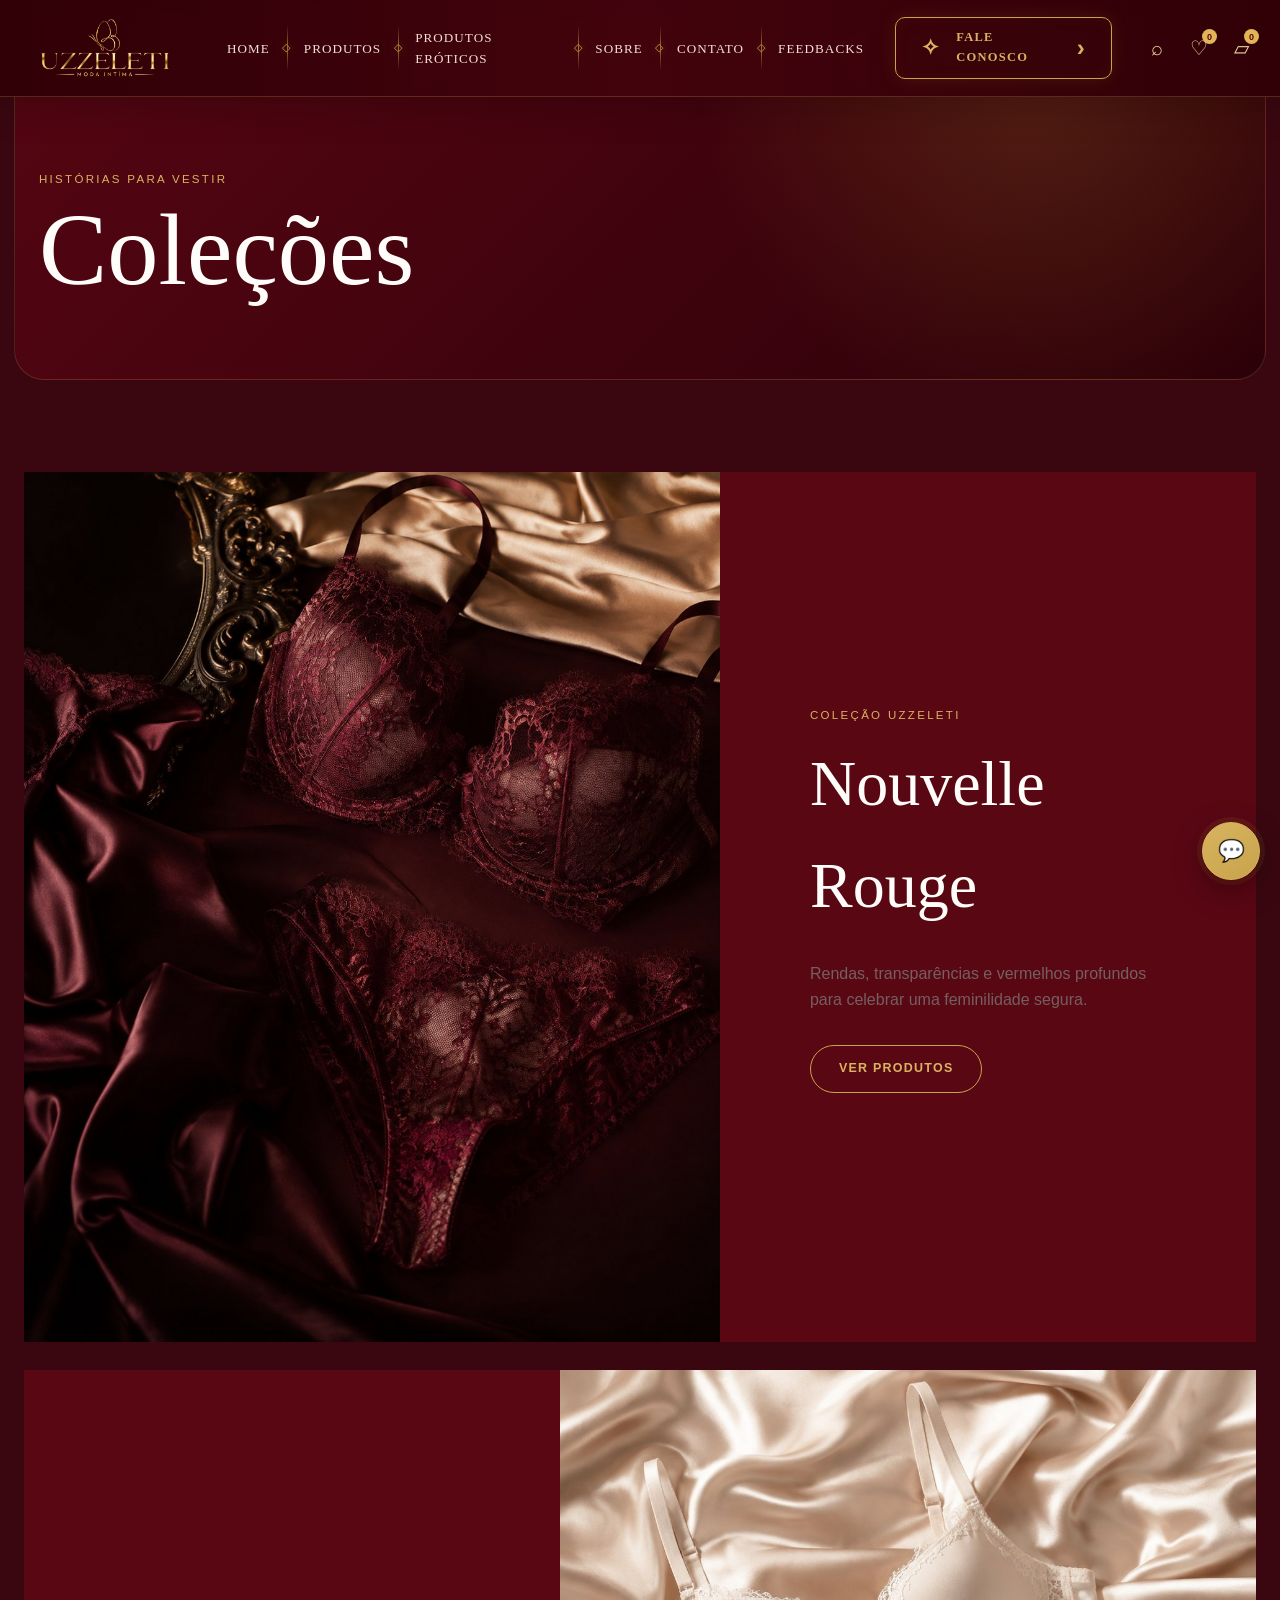
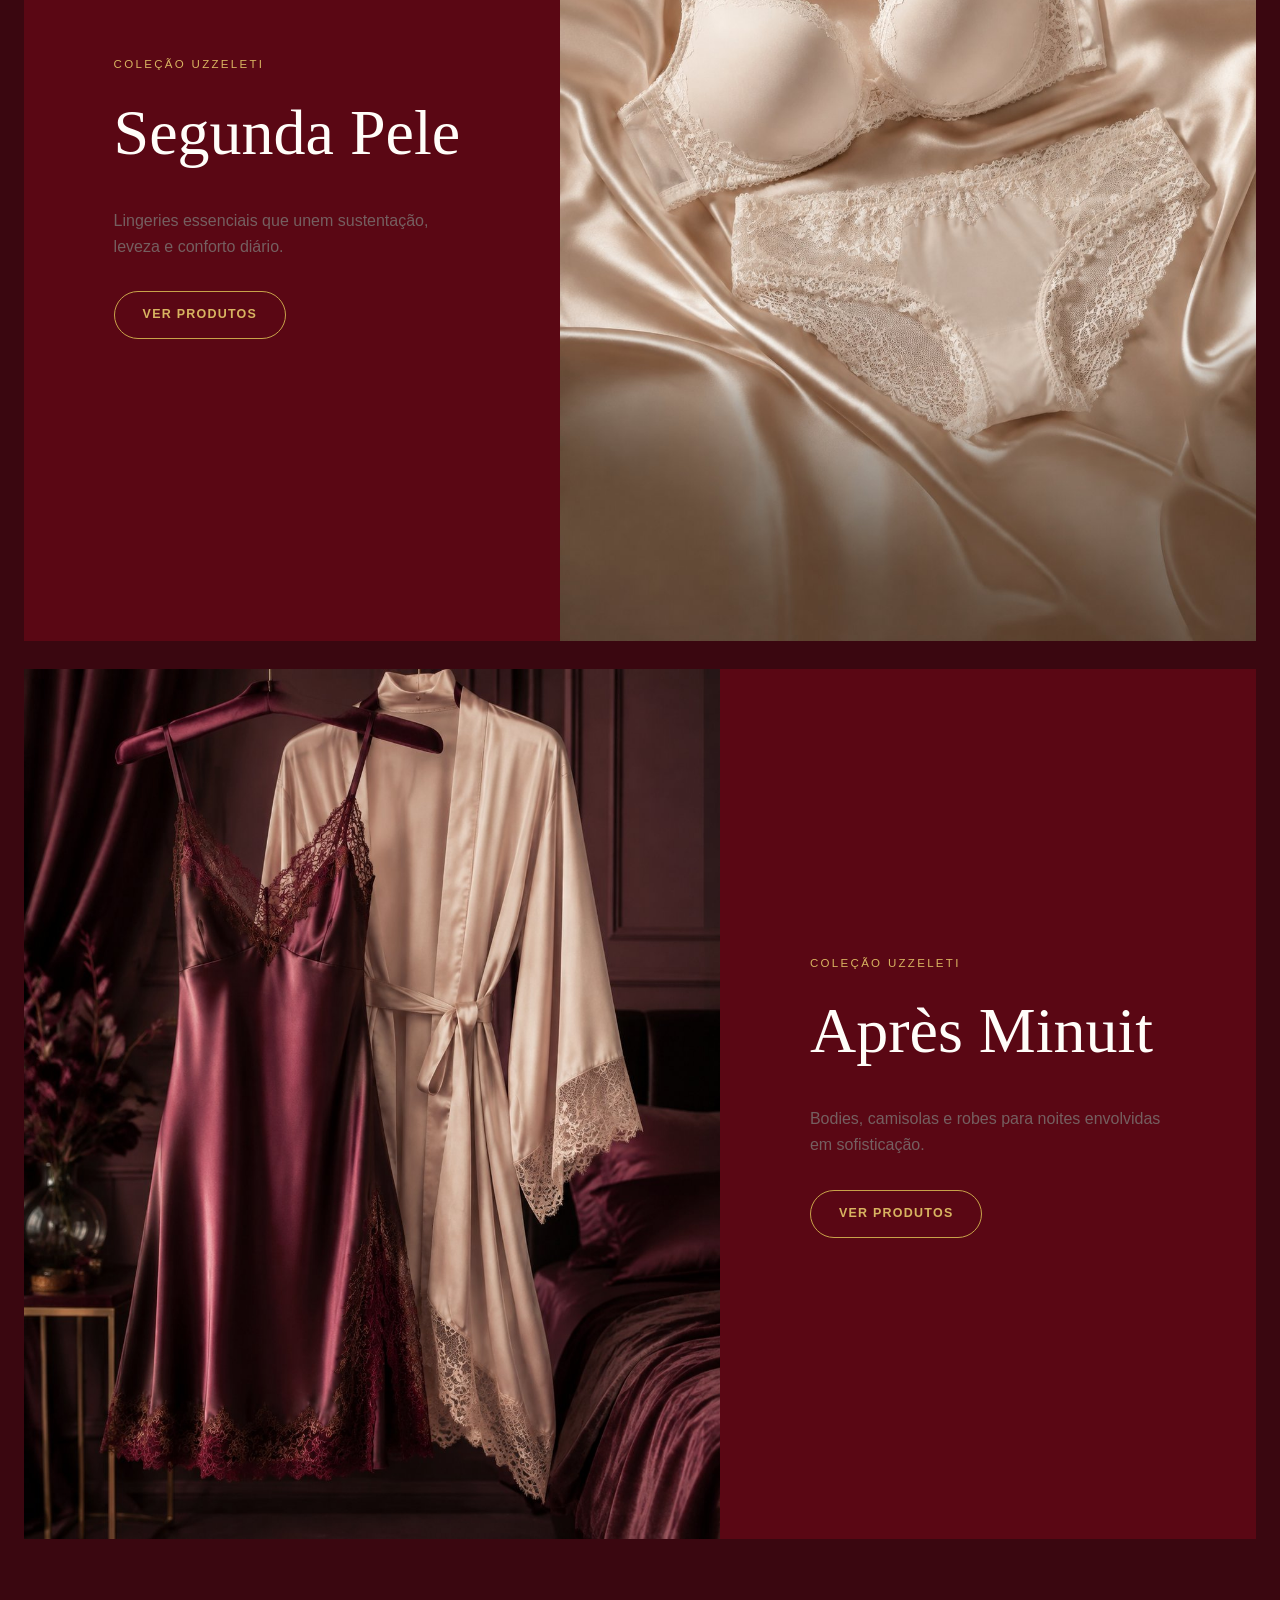
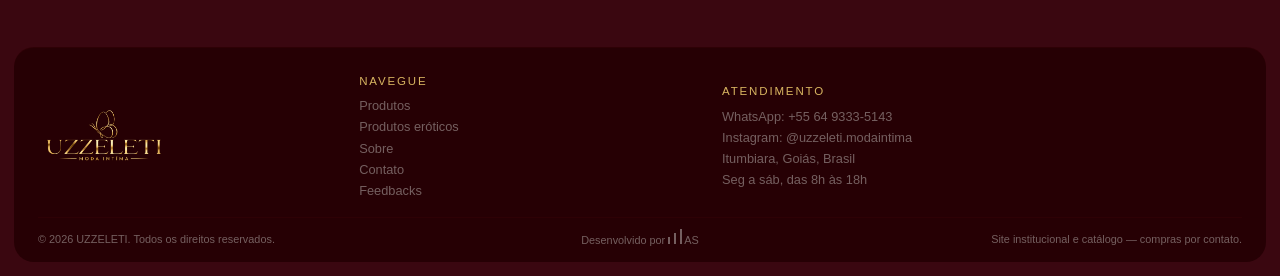
<file: colecoes.html>
<!doctype html><html lang="pt-BR"><head><meta charset="utf-8"><meta name="viewport" content="width=device-width,initial-scale=1"><title>Coleções | UZZELETI</title><meta name="description" content="Conheça as coleções editoriais UZZELETI."><link rel="stylesheet" href="css/global.css?v=2"><link rel="stylesheet" href="css/header.css?v=3"><link rel="stylesheet" href="css/footer.css?v=15"><link rel="stylesheet" href="css/components.css?v=5"><link rel="stylesheet" href="css/products.css?v=5"><link rel="stylesheet" href="css/responsive.css?v=7"><link rel="stylesheet" href="css/mobile-premium.css?v=8"><link rel="canonical" href="https://uzzeleti.com.br/colecoes.html"><meta property="og:type" content="website"><meta property="og:site_name" content="UZZELETI"><meta property="og:locale" content="pt_BR"><meta property="og:url" content="https://uzzeleti.com.br/colecoes.html"><meta property="og:image" content="https://uzzeleti.com.br/assets/images/hero-lingerie-editorial.png"><meta name="twitter:card" content="summary_large_image"><meta name="theme-color" content="#3d0010"><link rel="icon" href="assets/favicon.svg" type="image/svg+xml"><style id="footer-compact-inline">
@media(min-width:901px){.site-footer{margin:16px 14px 14px!important;padding:24px 0 12px!important;border-radius:20px!important}.site-footer .footer-grid{grid-template-columns:.7fr .8fr 1.25fr!important;gap:30px!important;align-items:center!important}.site-footer .footer-logo{width:132px!important;margin:0!important}.site-footer .footer-title{margin:0 0 7px!important}.site-footer .footer-links{gap:4px!important;font-size:.8rem!important;line-height:1.35!important}.site-footer .footer-note{margin-top:18px!important;padding-top:11px!important;font-size:.68rem!important}}
@media(max-width:600px){.site-footer{margin-top:12px!important;padding:20px 0 max(62px,calc(50px + env(safe-area-inset-bottom)))!important}.site-footer .footer-grid{grid-template-columns:1fr 1fr!important;row-gap:0!important;column-gap:18px!important}.site-footer .footer-grid>div:first-child{display:none!important}.site-footer .footer-title{margin:0 0 5px!important;font-size:.6rem!important}.site-footer .footer-links{gap:2px!important;font-size:.72rem!important;line-height:1.35!important}.site-footer .footer-note{margin-top:12px!important;padding-top:8px!important;gap:4px!important;font-size:.58rem!important;line-height:1.3!important}.site-footer .footer-note>span:last-child{display:none!important}}
@media(max-width:600px){.support-center{overflow:visible!important}.support-trigger{position:fixed!important;right:max(22px,calc(env(safe-area-inset-right) + 12px))!important;bottom:max(22px,calc(env(safe-area-inset-bottom) + 12px))!important;width:48px!important;height:48px!important;transform:none!important;clip-path:none!important}}</style></head><body><div data-header></div><main id="conteudo"><header class="page-hero"><div class="container"><span class="eyebrow">Histórias para vestir</span><h1 class="page-title">Coleções</h1></div></header><section class="section"><div class="container collection-list" id="collection-list"></div></section></main><div data-footer></div><script src="js/app.js?v=12"></script><script src="js/collections.js"></script></body></html>
</file>
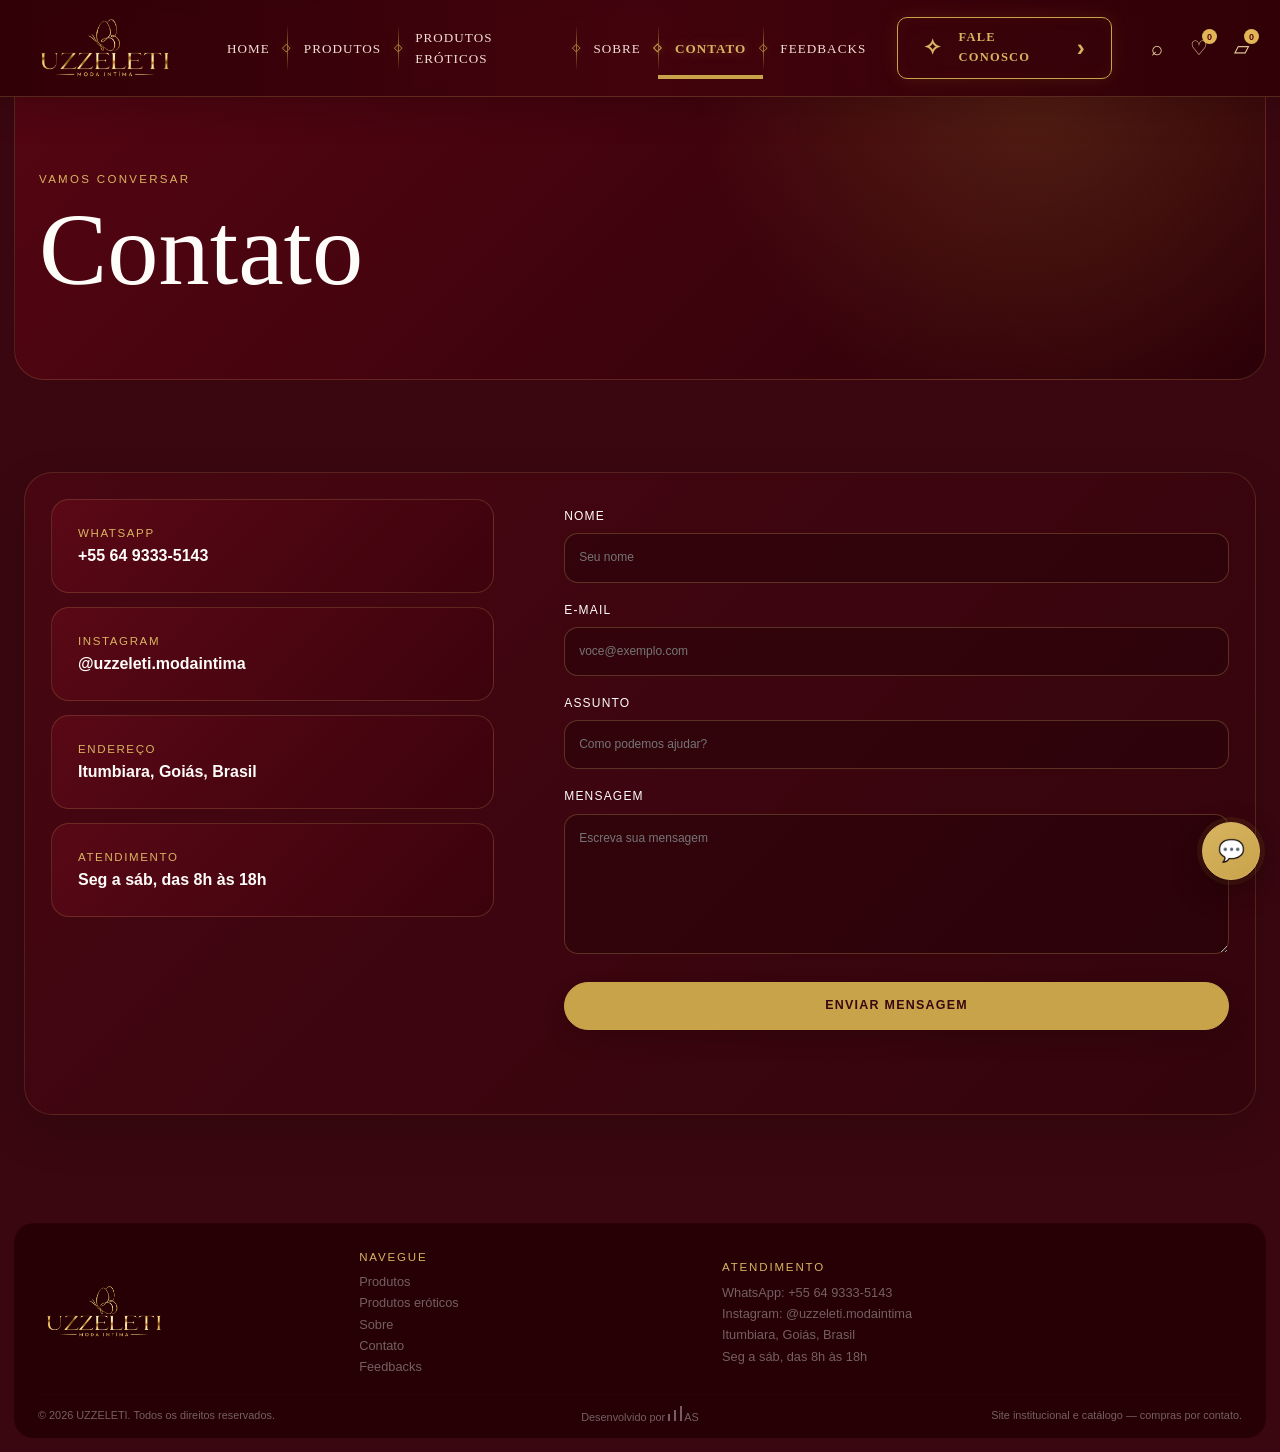
<file: contato.html>
<!doctype html><html lang="pt-BR"><head><meta charset="utf-8"><meta name="viewport" content="width=device-width,initial-scale=1"><title>Contato | UZZELETI</title><meta name="description" content="Entre em contato com a UZZELETI."><link rel="stylesheet" href="css/global.css?v=2"><link rel="stylesheet" href="css/header.css?v=3"><link rel="stylesheet" href="css/footer.css?v=15"><link rel="stylesheet" href="css/components.css?v=5"><link rel="stylesheet" href="css/products.css?v=5"><link rel="stylesheet" href="css/responsive.css?v=7"><link rel="stylesheet" href="css/mobile-premium.css?v=8"><link rel="canonical" href="https://uzzeleti.com.br/contato.html"><meta property="og:type" content="website"><meta property="og:site_name" content="UZZELETI"><meta property="og:locale" content="pt_BR"><meta property="og:url" content="https://uzzeleti.com.br/contato.html"><meta property="og:image" content="https://uzzeleti.com.br/assets/images/hero-lingerie-editorial.png"><meta name="twitter:card" content="summary_large_image"><meta name="theme-color" content="#3d0010"><link rel="icon" href="assets/favicon.svg" type="image/svg+xml"><style id="footer-compact-inline">
@media(min-width:901px){.site-footer{margin:16px 14px 14px!important;padding:24px 0 12px!important;border-radius:20px!important}.site-footer .footer-grid{grid-template-columns:.7fr .8fr 1.25fr!important;gap:30px!important;align-items:center!important}.site-footer .footer-logo{width:132px!important;margin:0!important}.site-footer .footer-title{margin:0 0 7px!important}.site-footer .footer-links{gap:4px!important;font-size:.8rem!important;line-height:1.35!important}.site-footer .footer-note{margin-top:18px!important;padding-top:11px!important;font-size:.68rem!important}}
@media(max-width:600px){.site-footer{margin-top:12px!important;padding:20px 0 max(62px,calc(50px + env(safe-area-inset-bottom)))!important}.site-footer .footer-grid{grid-template-columns:1fr 1fr!important;row-gap:0!important;column-gap:18px!important}.site-footer .footer-grid>div:first-child{display:none!important}.site-footer .footer-title{margin:0 0 5px!important;font-size:.6rem!important}.site-footer .footer-links{gap:2px!important;font-size:.72rem!important;line-height:1.35!important}.site-footer .footer-note{margin-top:12px!important;padding-top:8px!important;gap:4px!important;font-size:.58rem!important;line-height:1.3!important}.site-footer .footer-note>span:last-child{display:none!important}}
@media(max-width:600px){.support-center{overflow:visible!important}.support-trigger{position:fixed!important;right:max(22px,calc(env(safe-area-inset-right) + 12px))!important;bottom:max(22px,calc(env(safe-area-inset-bottom) + 12px))!important;width:48px!important;height:48px!important;transform:none!important;clip-path:none!important}}</style></head><body class="contact-page"><div data-header></div><main id="conteudo"><header class="page-hero"><div class="container"><span class="eyebrow">Vamos conversar</span><h1 class="page-title">Contato</h1></div></header><section class="section"><div class="container contact-grid"><div><a class="contact-card contact-card-link" href="https://wa.me/556493335143" target="_blank" rel="noopener noreferrer" aria-label="Abrir conversa no WhatsApp"><span>WhatsApp</span><strong>+55 64 9333-5143</strong></a><a class="contact-card contact-card-link" href="https://www.instagram.com/uzzeleti.modaintima?stkn=dzY1N3F3bHdleWRu" target="_blank" rel="noopener noreferrer" aria-label="Abrir perfil no Instagram"><span>Instagram</span><strong>@uzzeleti.modaintima</strong></a><div class="contact-card"><span>Endereço</span><strong>Itumbiara, Goiás, Brasil</strong></div><div class="contact-card"><span>Atendimento</span><strong>Seg a sáb, das 8h às 18h</strong></div></div><form class="form" id="contact-form"><label>Nome<input required name="name" autocomplete="name" placeholder="Seu nome"></label><label>E-mail<input required type="email" name="email" autocomplete="email" placeholder="voce@exemplo.com"></label><label>Assunto<input required id="subject" name="subject" placeholder="Como podemos ajudar?"></label><label>Mensagem<textarea required name="message" placeholder="Escreva sua mensagem"></textarea></label><button class="btn" type="submit">Enviar mensagem</button><p id="form-status" class="muted" tabindex="-1" aria-live="polite"></p></form></div></section></main><div data-footer></div><script src="js/app.js?v=12"></script><script src="js/contact.js"></script></body></html>
</file>
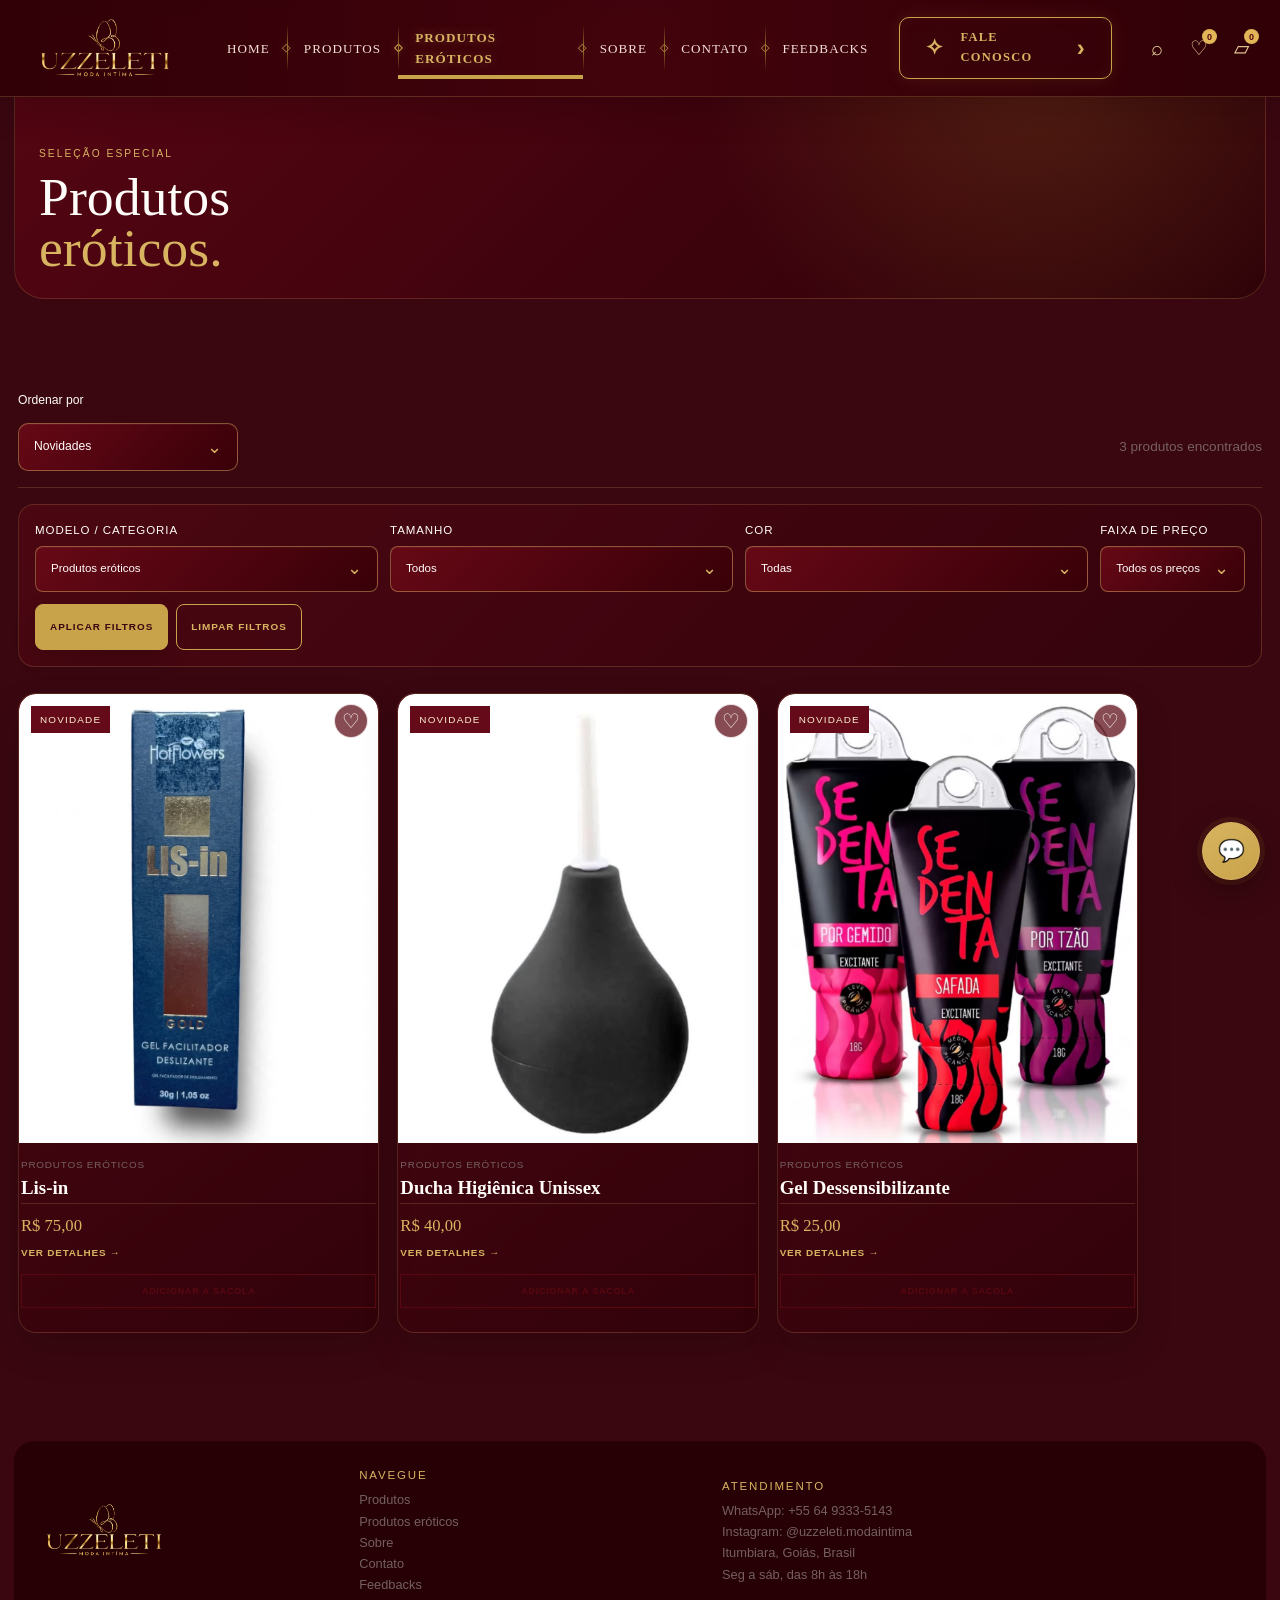
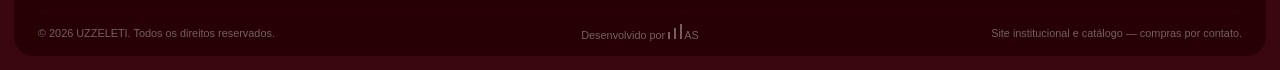
<file: eroticos.html>
<!doctype html><html lang="pt-BR"><head><meta charset="utf-8"><meta name="viewport" content="width=device-width,initial-scale=1"><title>Produtos eróticos | UZZELETI</title><meta name="description" content="Produtos eróticos UZZELETI."><link rel="stylesheet" href="css/global.css?v=2"><link rel="stylesheet" href="css/header.css?v=3"><link rel="stylesheet" href="css/footer.css?v=15"><link rel="stylesheet" href="css/components.css?v=5"><link rel="stylesheet" href="css/products.css?v=6"><link rel="stylesheet" href="css/responsive.css?v=7"><link rel="stylesheet" href="css/catalog-grid.css?v=6"><link rel="stylesheet" href="css/mobile-premium.css?v=8"><link rel="canonical" href="https://uzzeleti.com.br/eroticos.html"><meta property="og:type" content="website"><meta property="og:site_name" content="UZZELETI"><meta property="og:locale" content="pt_BR"><meta property="og:url" content="https://uzzeleti.com.br/produtos.html"><meta property="og:image" content="https://uzzeleti.com.br/assets/images/hero-lingerie-editorial.png"><meta name="twitter:card" content="summary_large_image"><meta name="theme-color" content="#3d0010"><link rel="icon" href="assets/favicon.svg" type="image/svg+xml"><style id="footer-compact-inline">
@media(min-width:901px){.site-footer{margin:16px 14px 14px!important;padding:24px 0 12px!important;border-radius:20px!important}.site-footer .footer-grid{grid-template-columns:.7fr .8fr 1.25fr!important;gap:30px!important;align-items:center!important}.site-footer .footer-logo{width:132px!important;margin:0!important}.site-footer .footer-title{margin:0 0 7px!important}.site-footer .footer-links{gap:4px!important;font-size:.8rem!important;line-height:1.35!important}.site-footer .footer-note{margin-top:18px!important;padding-top:11px!important;font-size:.68rem!important}}
@media(max-width:600px){.site-footer{margin-top:12px!important;padding:20px 0 max(62px,calc(50px + env(safe-area-inset-bottom)))!important}.site-footer .footer-grid{grid-template-columns:1fr 1fr!important;row-gap:0!important;column-gap:18px!important}.site-footer .footer-grid>div:first-child{display:none!important}.site-footer .footer-title{margin:0 0 5px!important;font-size:.6rem!important}.site-footer .footer-links{gap:2px!important;font-size:.72rem!important;line-height:1.35!important}.site-footer .footer-note{margin-top:12px!important;padding-top:8px!important;gap:4px!important;font-size:.58rem!important;line-height:1.3!important}.site-footer .footer-note>span:last-child{display:none!important}}
@media(max-width:600px){.support-center{overflow:visible!important}.support-trigger{position:fixed!important;right:max(22px,calc(env(safe-area-inset-right) + 12px))!important;bottom:max(22px,calc(env(safe-area-inset-bottom) + 12px))!important;width:48px!important;height:48px!important;transform:none!important;clip-path:none!important}}</style></head><body class="catalog-page erotic-catalog" data-catalog-category="eroticos"><div data-header></div><main id="conteudo"><header class="page-hero"><div class="container"><span class="eyebrow">Seleção especial</span><h1 class="page-title">Produtos<br><span class="gold">eróticos.</span></h1></div></header><section class="section"><div class="container"><div class="catalog-top"><button class="btn btn-outline mobile-filter" id="open-filters" aria-controls="filter-panel">Filtrar produtos</button><p id="results-count" class="results-count" aria-live="polite"></p><label>Ordenar por <select class="select" id="sort"><option value="new">Novidades</option><option value="low">Menor preço</option><option value="high">Maior preço</option></select></label></div><div class="catalog-layout"><aside class="filter-panel" id="filter-panel" aria-label="Filtros"><button class="filter-close" id="close-filters" aria-label="Fechar filtros">×</button><h2>Filtrar produtos</h2><label>Modelo / categoria<select class="select" id="category"><option value="todos">Todas</option><option value="conjuntos">Conjuntos</option><option value="bodies">Bodies</option><option value="camisolas">Camisolas</option><option value="eroticos">Produtos eróticos</option></select></label><label>Tamanho<select class="select" id="size"><option value="">Todos</option><option>P</option><option>M</option><option>G</option><option>GG</option><option>52</option></select></label><label>Cor<select class="select" id="color"><option value="">Todas</option><option>Preto</option><option>Branco</option><option>Vermelho</option><option>Rosa</option><option>Rosa Romance</option><option>Rubi</option><option>Roxo</option><option>Champagne</option><option>Bronze</option><option>Verde Floresta</option></select></label><label>Faixa de preço<select class="select" id="price"><option value="">Todos os preços</option><option value="0-79">Até R$ 79</option><option value="80-119">R$ 80 a R$ 119</option><option value="120-0">A partir de R$ 120</option></select></label><div class="filter-actions"><button class="btn" id="apply-filters">Aplicar filtros</button><button class="btn btn-outline" id="clear-filters">Limpar filtros</button></div></aside><button class="filter-backdrop" aria-label="Fechar filtros"></button><div class="product-grid" id="catalog-grid"></div></div></div></section></main><div data-footer></div><script src="js/app.js?v=12"></script><script src="js/products.js?v=8"></script><script src="js/filters.js?v=11"></script></body></html>
</file>
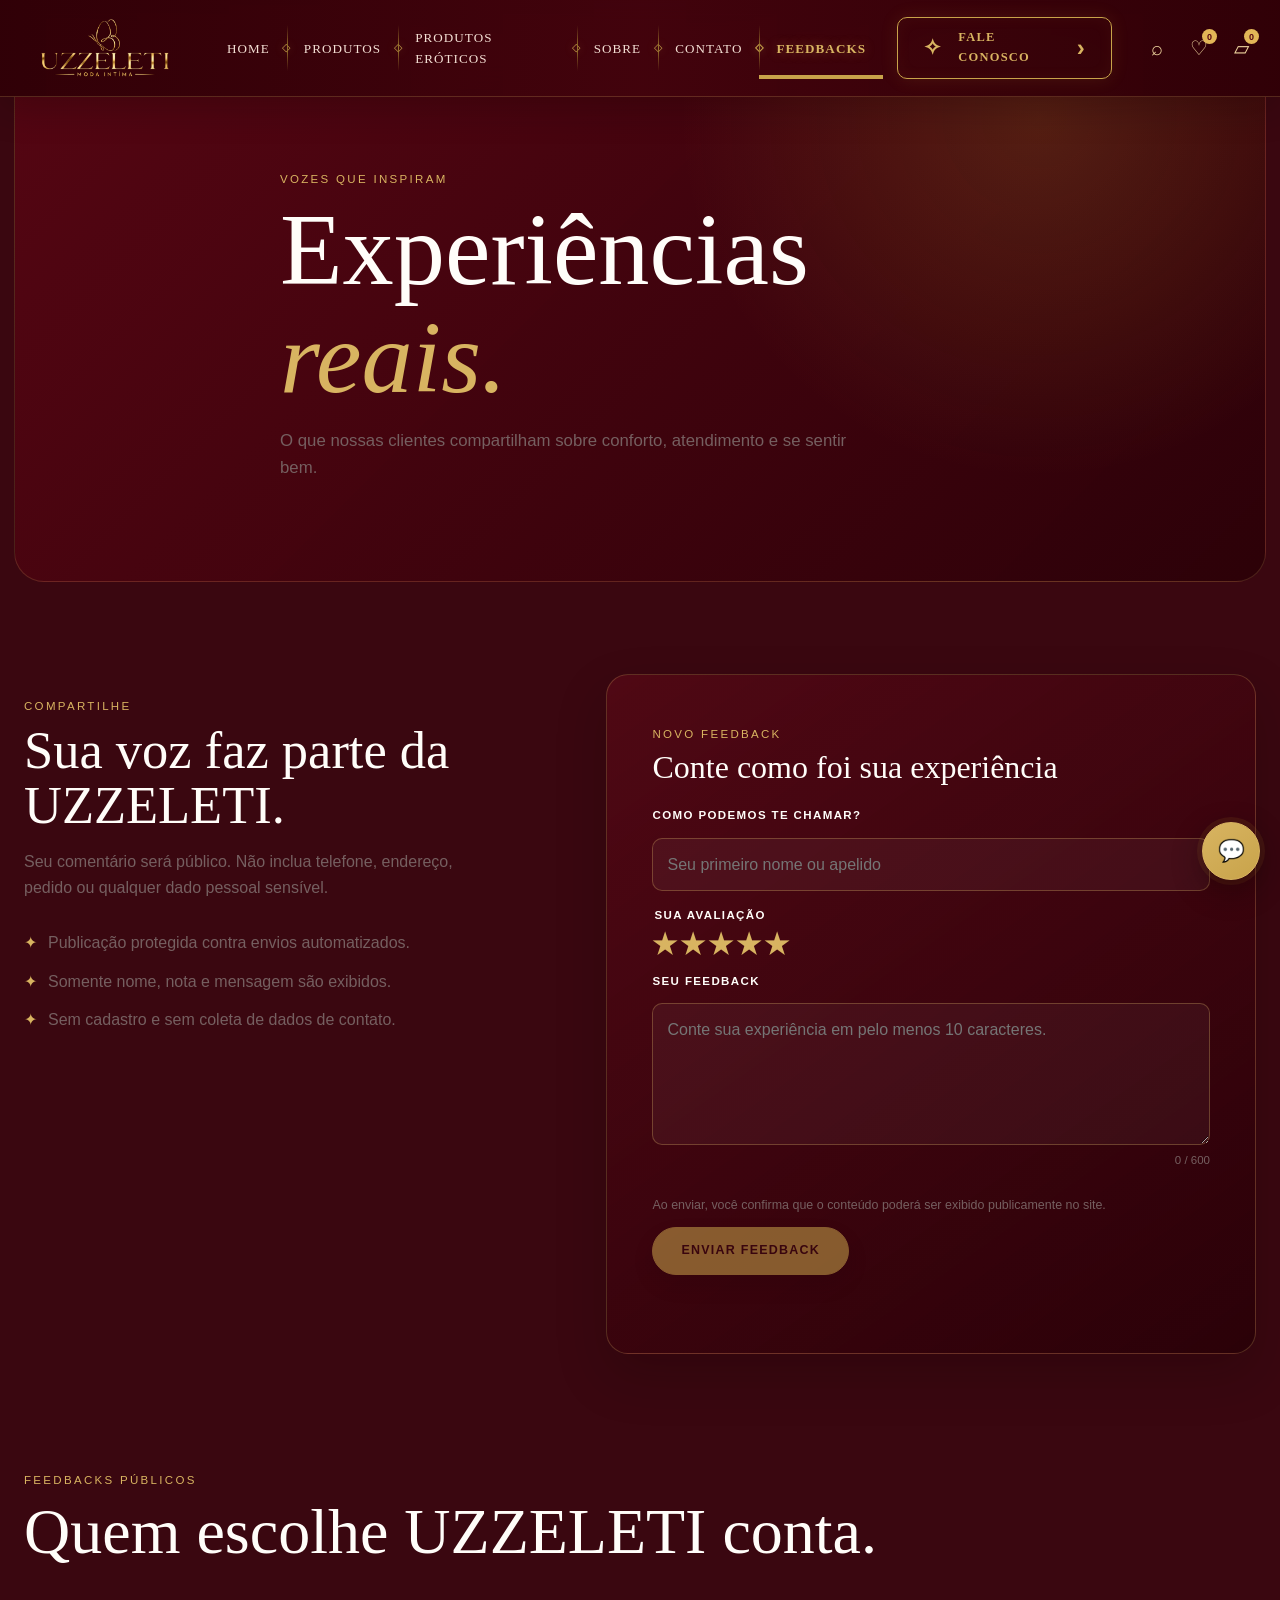
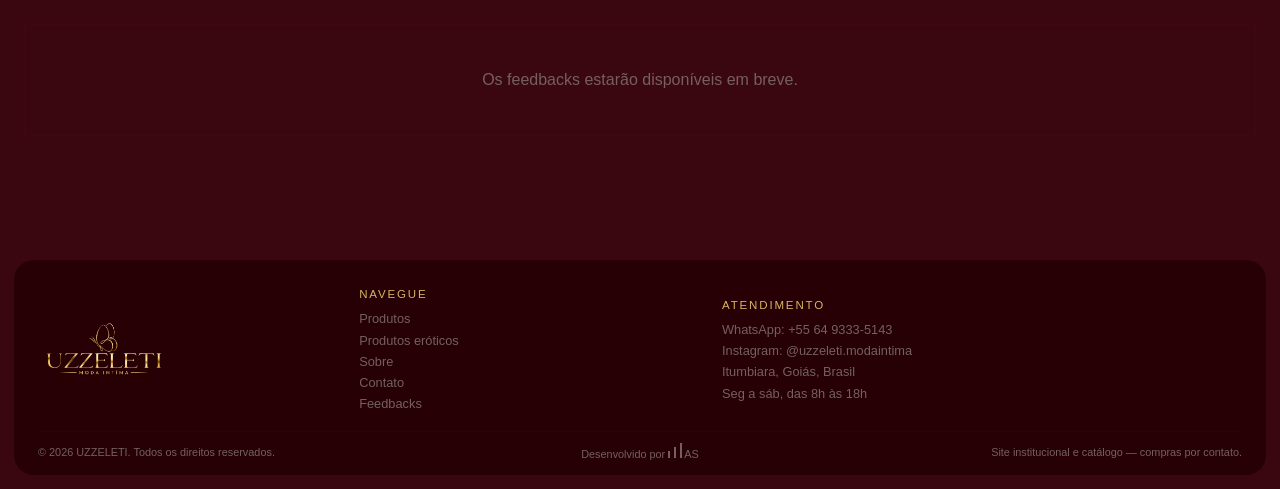
<file: feedbacks.html>
<!doctype html>
<html lang="pt-BR"><head><meta charset="utf-8"><meta name="viewport" content="width=device-width,initial-scale=1"><title>Feedbacks | UZZELETI</title><meta name="description" content="Experiências e feedbacks compartilhados por clientes UZZELETI."><link rel="stylesheet" href="css/global.css?v=2"><link rel="stylesheet" href="css/header.css?v=3"><link rel="stylesheet" href="css/footer.css?v=15"><link rel="stylesheet" href="css/feedbacks.css?v=1"><link rel="stylesheet" href="css/responsive.css?v=7"><link rel="stylesheet" href="css/mobile-premium.css?v=8"><link rel="canonical" href="https://uzzeleti.com.br/feedbacks.html"><meta name="theme-color" content="#3d0010"><link rel="icon" href="assets/favicon.svg" type="image/svg+xml"><style id="footer-compact-inline">
@media(min-width:901px){.site-footer{margin:16px 14px 14px!important;padding:24px 0 12px!important;border-radius:20px!important}.site-footer .footer-grid{grid-template-columns:.7fr .8fr 1.25fr!important;gap:30px!important;align-items:center!important}.site-footer .footer-logo{width:132px!important;margin:0!important}.site-footer .footer-title{margin:0 0 7px!important}.site-footer .footer-links{gap:4px!important;font-size:.8rem!important;line-height:1.35!important}.site-footer .footer-note{margin-top:18px!important;padding-top:11px!important;font-size:.68rem!important}}
@media(max-width:600px){.site-footer{margin-top:12px!important;padding:20px 0 max(62px,calc(50px + env(safe-area-inset-bottom)))!important}.site-footer .footer-grid{grid-template-columns:1fr 1fr!important;row-gap:0!important;column-gap:18px!important}.site-footer .footer-grid>div:first-child{display:none!important}.site-footer .footer-title{margin:0 0 5px!important;font-size:.6rem!important}.site-footer .footer-links{gap:2px!important;font-size:.72rem!important;line-height:1.35!important}.site-footer .footer-note{margin-top:12px!important;padding-top:8px!important;gap:4px!important;font-size:.58rem!important;line-height:1.3!important}.site-footer .footer-note>span:last-child{display:none!important}}
@media(max-width:600px){.support-center{overflow:visible!important}.support-trigger{position:fixed!important;right:max(22px,calc(env(safe-area-inset-right) + 12px))!important;bottom:max(22px,calc(env(safe-area-inset-bottom) + 12px))!important;width:48px!important;height:48px!important;transform:none!important;clip-path:none!important}}</style></head><body class="feedbacks-page"><div data-header></div><main id="conteudo"><section class="page-hero feedbacks-hero"><div class="container feedbacks-hero-content"><span class="eyebrow">Vozes que inspiram</span><h1 class="page-title">Experiências <em>reais.</em></h1><p>O que nossas clientes compartilham sobre conforto, atendimento e se sentir bem.</p></div></section><section class="section feedbacks-section"><div class="container feedbacks-layout"><div class="feedbacks-copy"><span class="eyebrow">Compartilhe</span><h2 class="section-title">Sua voz faz parte da UZZELETI.</h2><p class="muted">Seu comentário será público. Não inclua telefone, endereço, pedido ou qualquer dado pessoal sensível.</p><ul class="feedbacks-points"><li>Publicação protegida contra envios automatizados.</li><li>Somente nome, nota e mensagem são exibidos.</li><li>Sem cadastro e sem coleta de dados de contato.</li></ul></div><form class="feedback-form" id="feedback-form" novalidate><div class="form-heading"><span class="eyebrow">Novo feedback</span><h2>Conte como foi sua experiência</h2></div><label for="feedback-name">Como podemos te chamar?</label><input id="feedback-name" name="name" type="text" autocomplete="given-name" minlength="2" maxlength="40" required placeholder="Seu primeiro nome ou apelido"><fieldset class="rating-field"><legend>Sua avaliação</legend><div class="rating-options" role="radiogroup" aria-label="Sua avaliação"><input id="rating-5" name="rating" value="5" type="radio" checked><label for="rating-5" title="5 estrelas">★</label><input id="rating-4" name="rating" value="4" type="radio"><label for="rating-4" title="4 estrelas">★</label><input id="rating-3" name="rating" value="3" type="radio"><label for="rating-3" title="3 estrelas">★</label><input id="rating-2" name="rating" value="2" type="radio"><label for="rating-2" title="2 estrelas">★</label><input id="rating-1" name="rating" value="1" type="radio"><label for="rating-1" title="1 estrela">★</label></div></fieldset><label for="feedback-message">Seu feedback</label><textarea id="feedback-message" name="message" minlength="10" maxlength="600" required placeholder="Conte sua experiência em pelo menos 10 caracteres."></textarea><p class="field-counter" id="feedback-counter" aria-live="polite">0 / 600</p><div id="turnstile-widget" class="turnstile-widget" aria-live="polite"></div><p class="privacy-note">Ao enviar, você confirma que o conteúdo poderá ser exibido publicamente no site.</p><button class="btn" type="submit" id="feedback-submit">Enviar feedback</button><p class="feedback-status" id="feedback-status" role="status" aria-live="polite"></p></form></div></section><section class="section feedback-wall-section" aria-labelledby="feedback-wall-title"><div class="container"><div class="section-head"><div><span class="eyebrow">Feedbacks públicos</span><h2 class="section-title" id="feedback-wall-title">Quem escolhe UZZELETI conta.</h2></div></div><div class="feedback-wall" id="feedback-wall" aria-live="polite" aria-busy="true"><p class="feedback-loading">Carregando feedbacks…</p></div></div></section></main><div data-footer></div><script src="js/app.js?v=12"></script><script src="https://challenges.cloudflare.com/turnstile/v0/api.js?render=explicit" async defer></script><script src="js/feedbacks.js?v=2" defer></script></body></html>
</file>
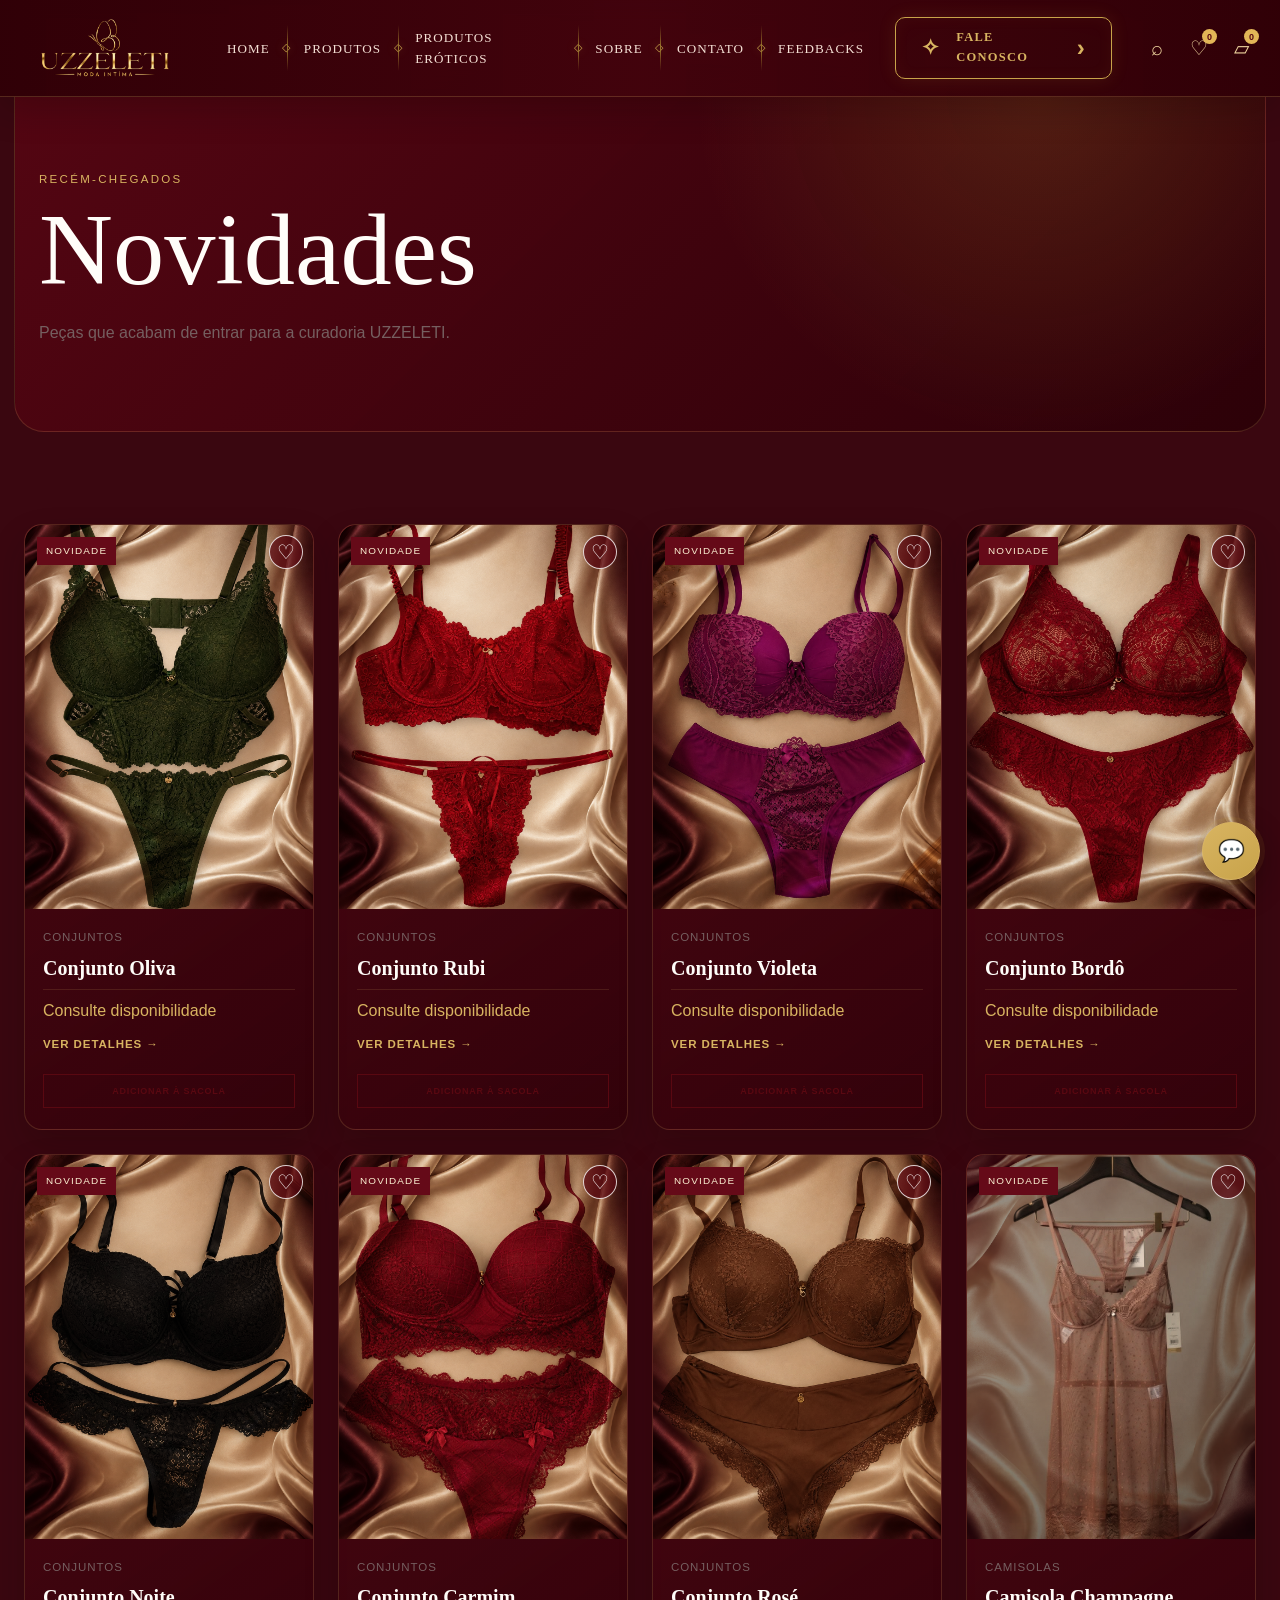
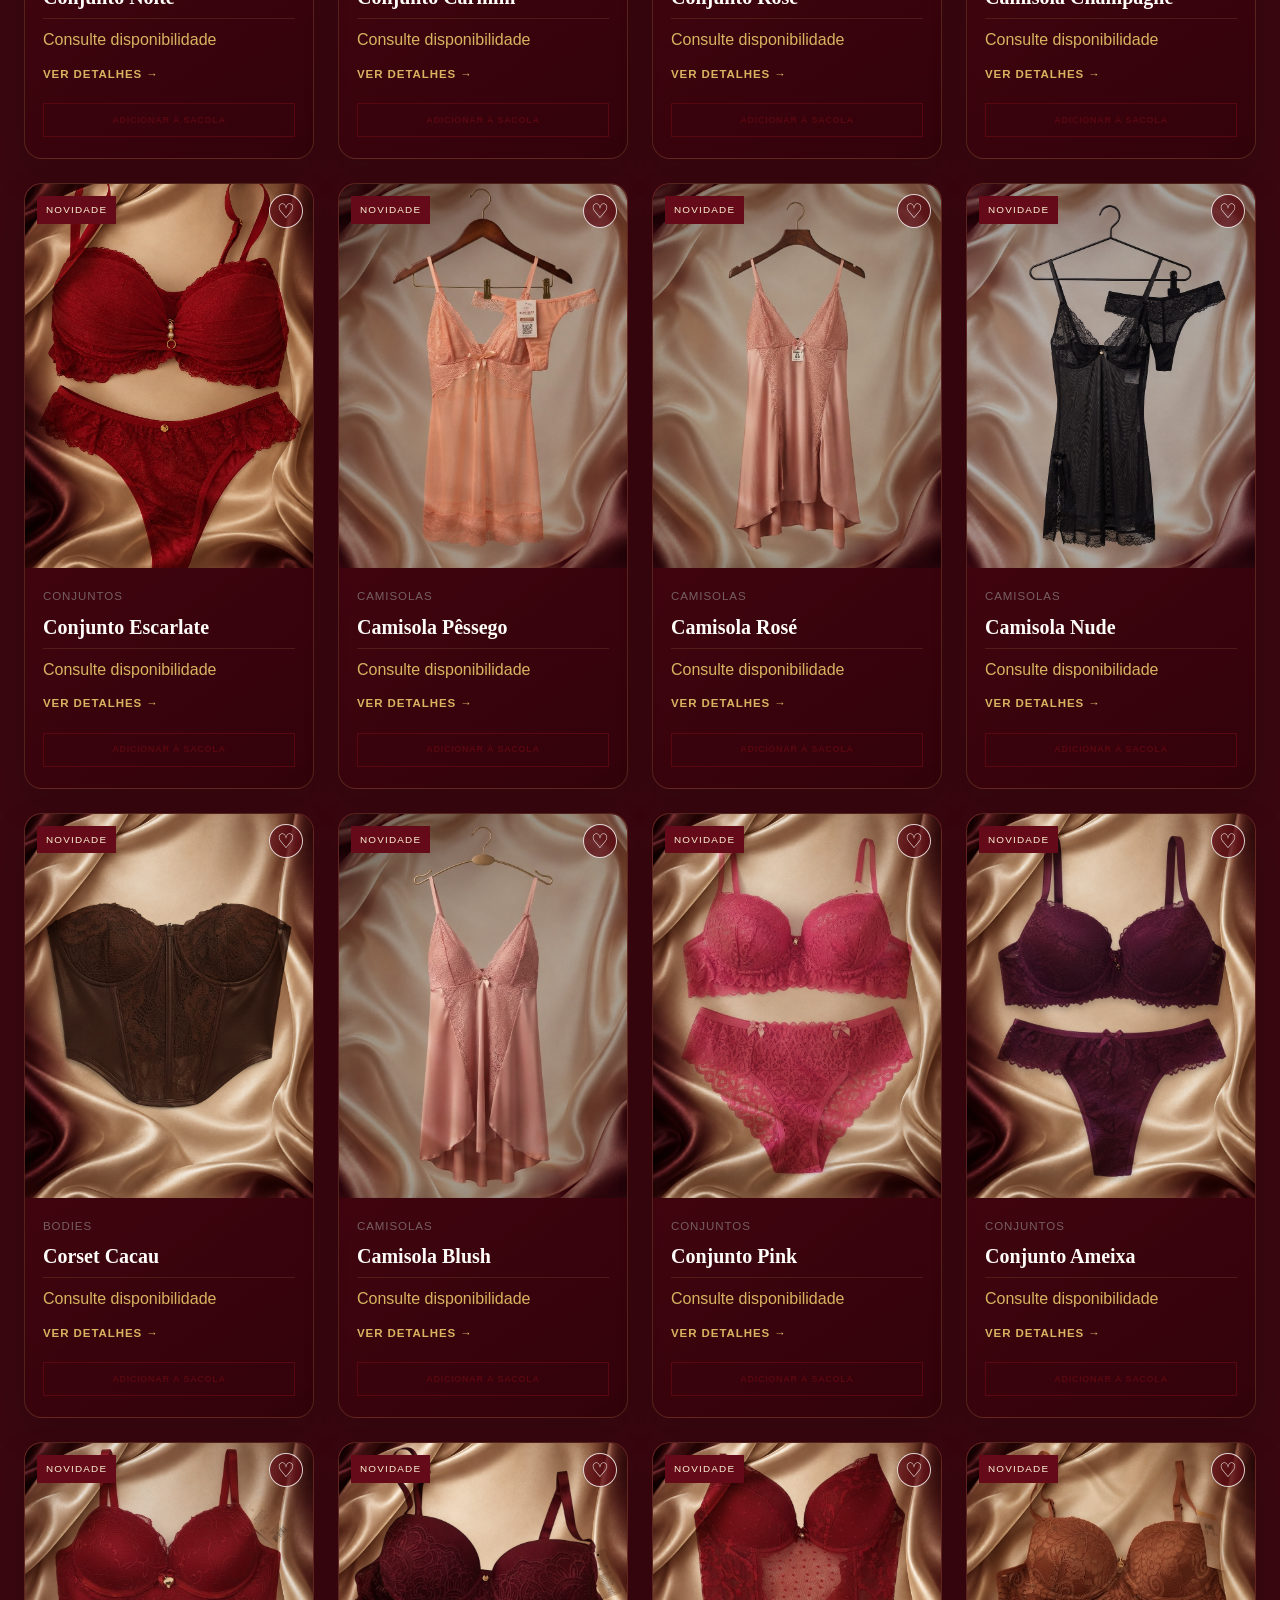
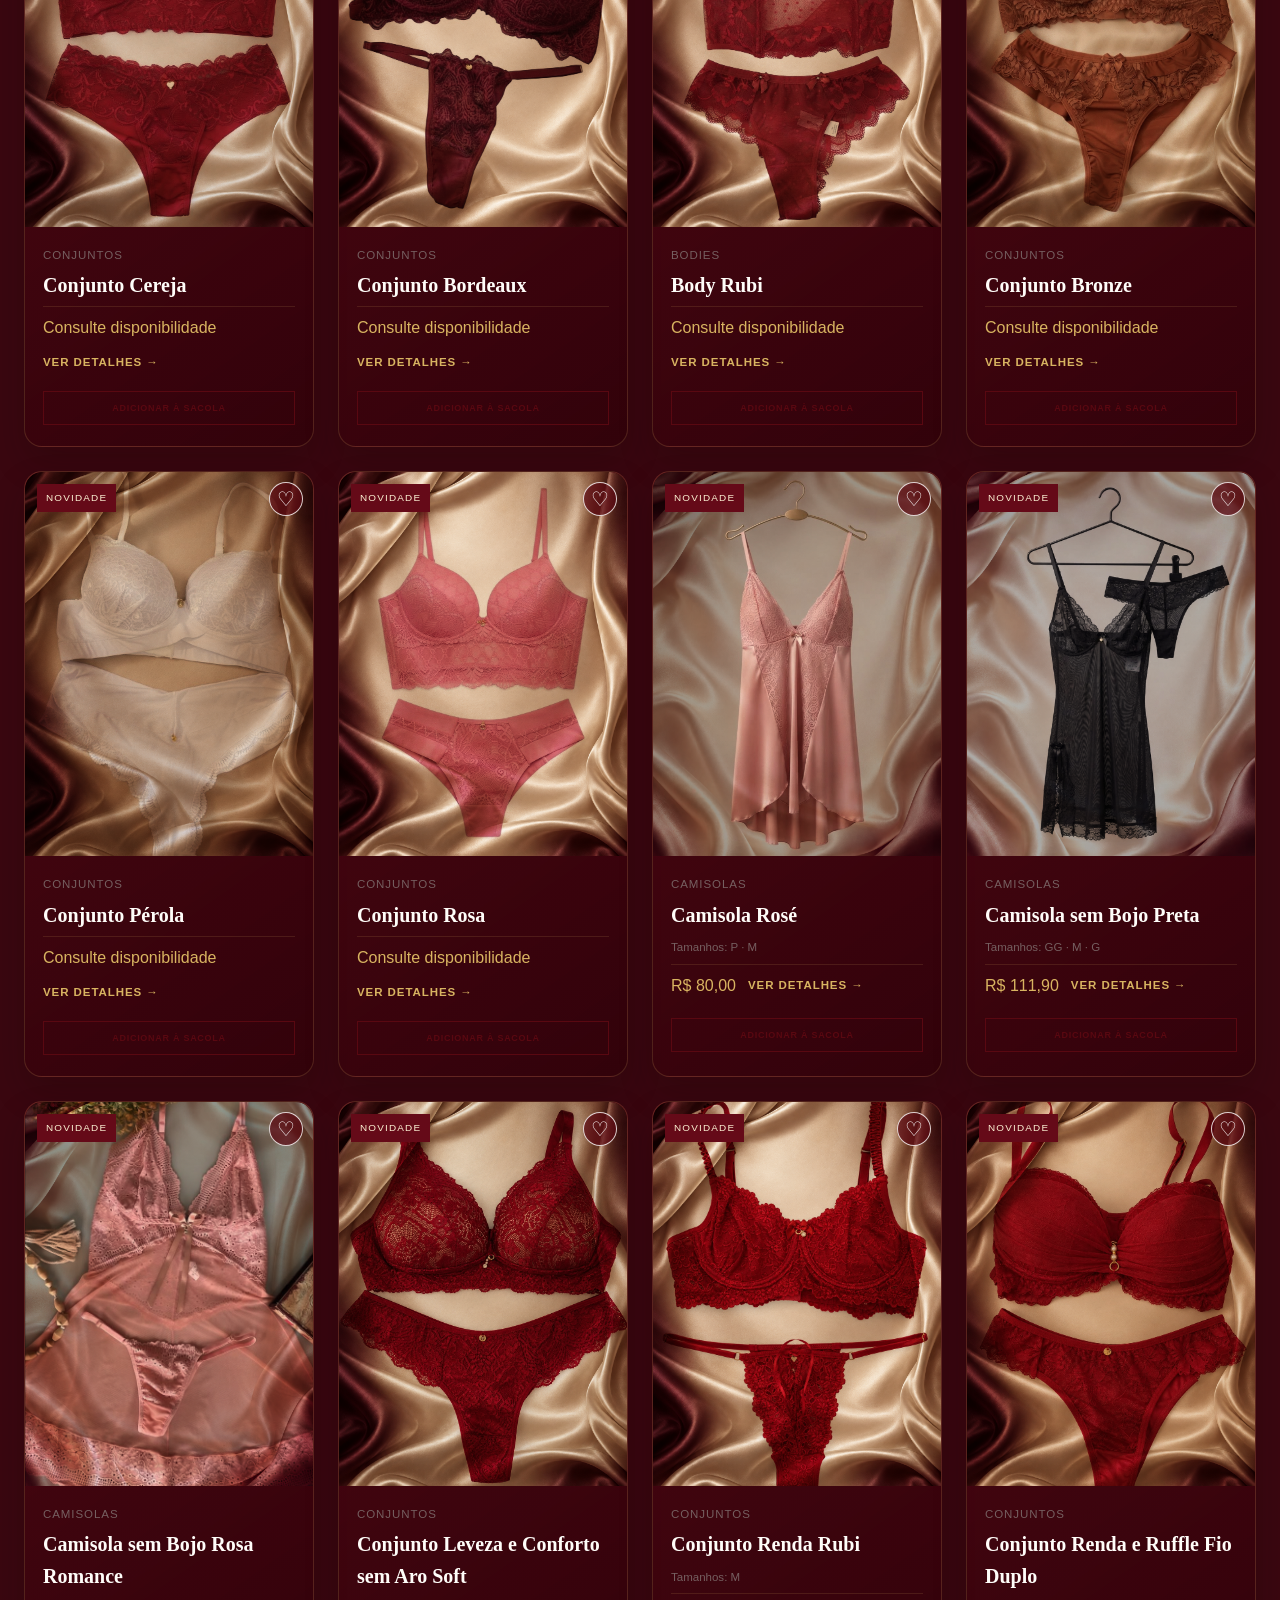
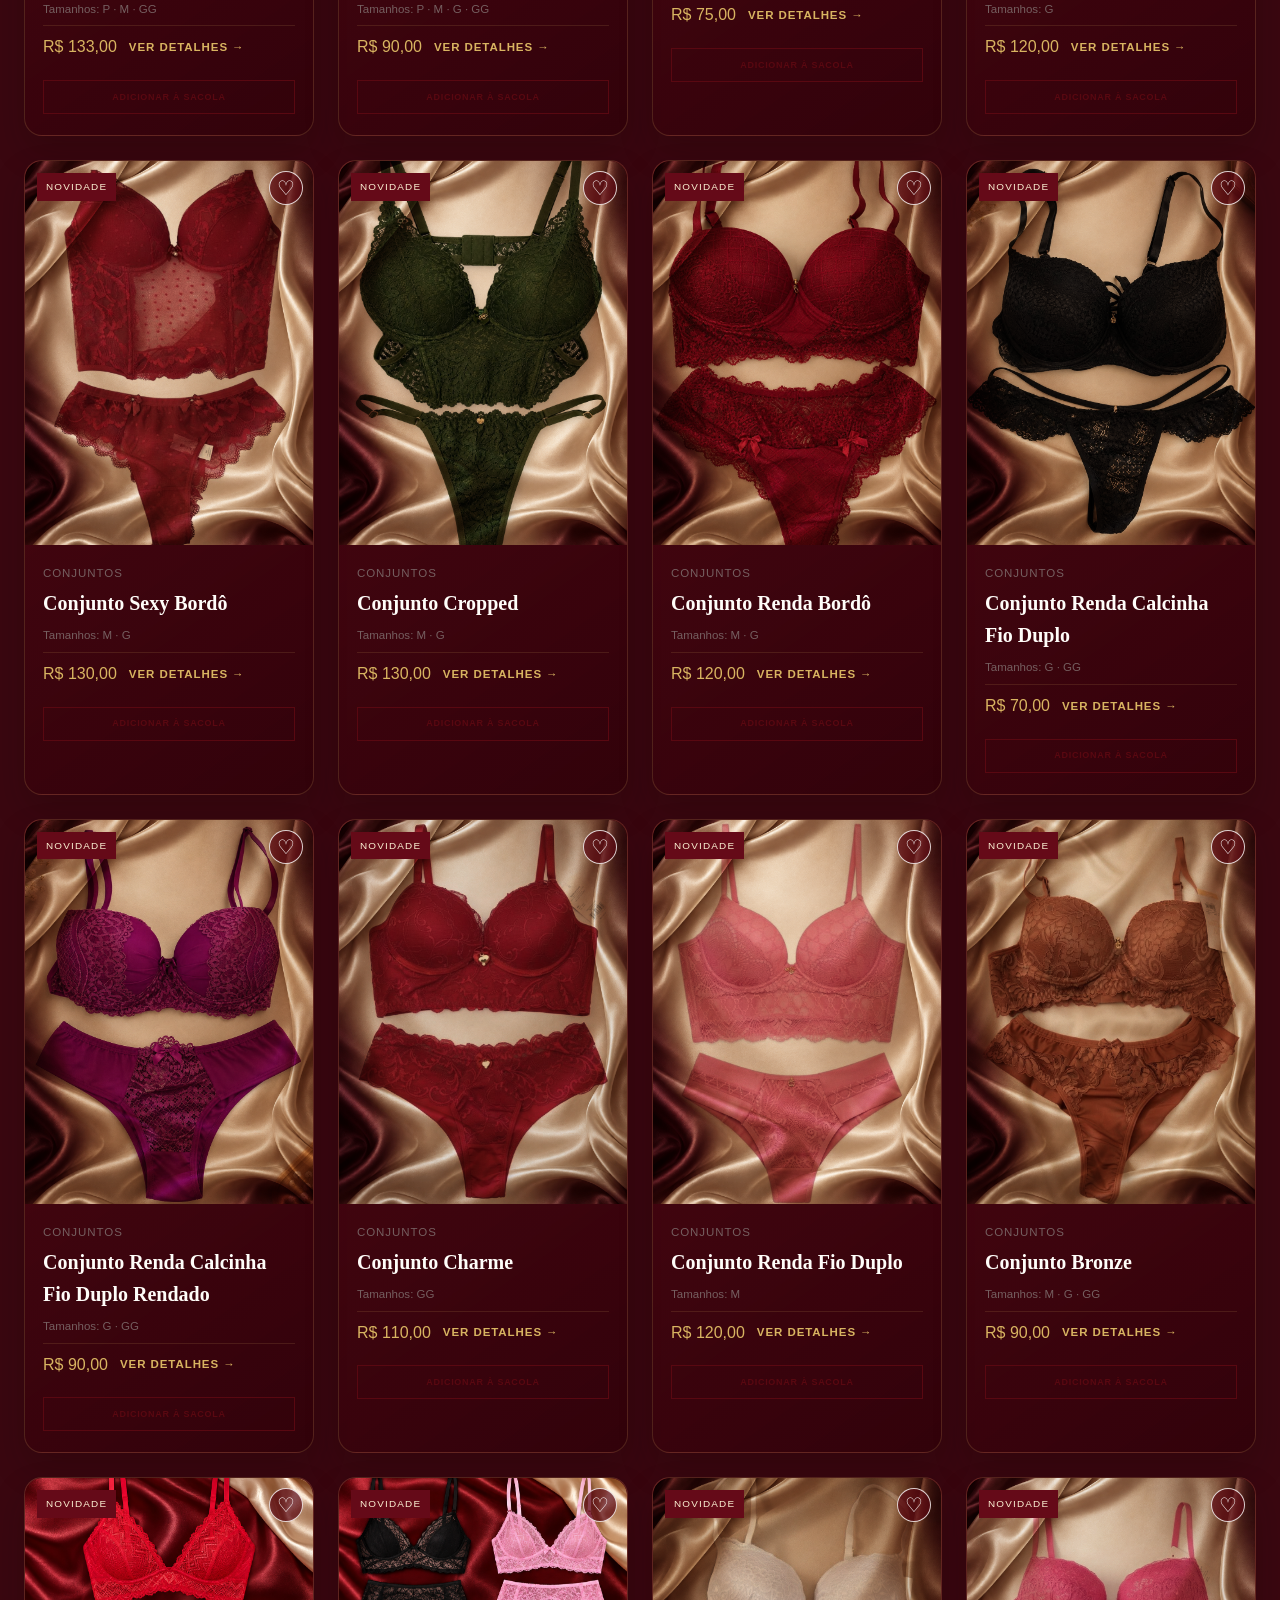
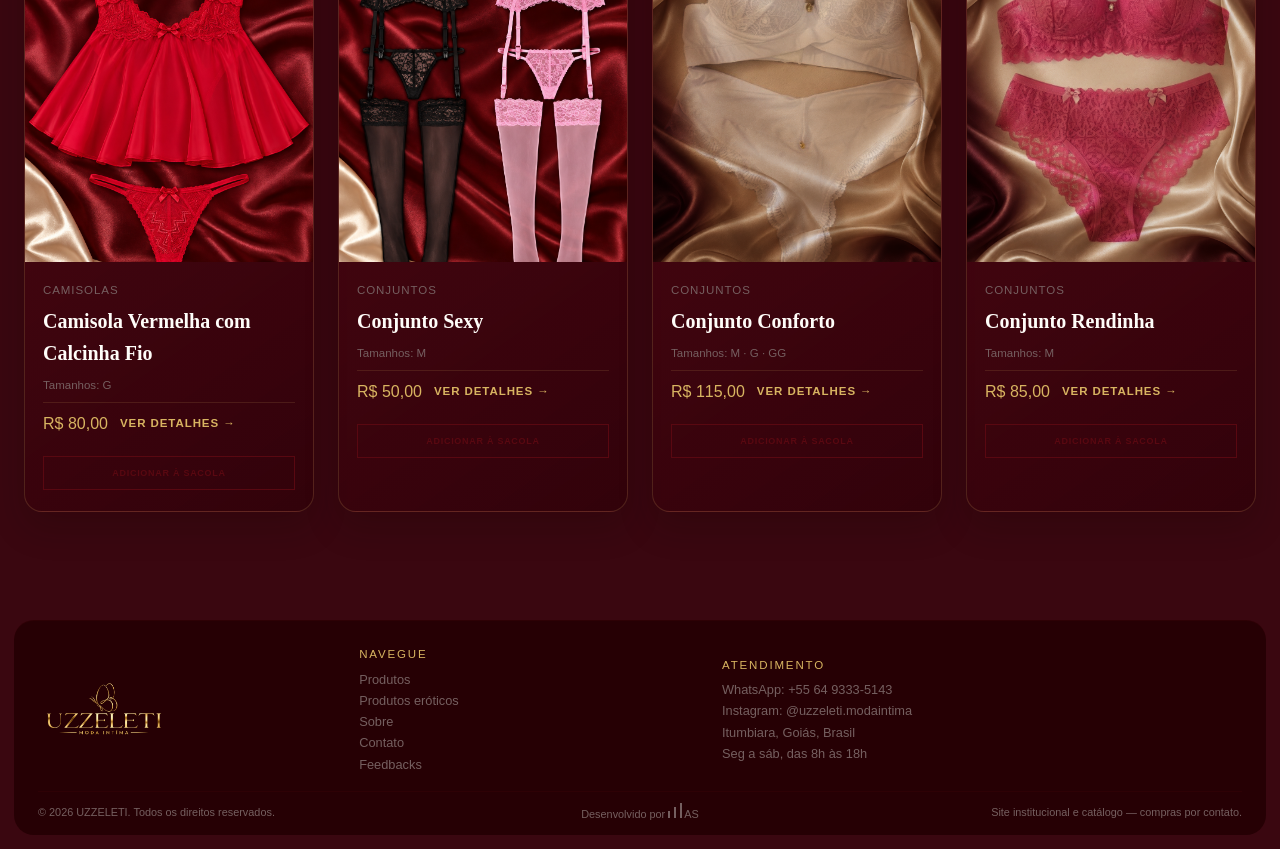
<file: novidades.html>
<!doctype html><html lang="pt-BR"><head><meta charset="utf-8"><meta name="viewport" content="width=device-width,initial-scale=1"><title>Novidades | UZZELETI</title><meta name="description" content="Veja os lançamentos e novidades UZZELETI."><link rel="stylesheet" href="css/global.css?v=2"><link rel="stylesheet" href="css/header.css?v=3"><link rel="stylesheet" href="css/footer.css?v=15"><link rel="stylesheet" href="css/components.css?v=5"><link rel="stylesheet" href="css/responsive.css?v=7"><link rel="stylesheet" href="css/mobile-premium.css?v=8"><link rel="canonical" href="https://uzzeleti.com.br/novidades.html"><meta property="og:type" content="website"><meta property="og:site_name" content="UZZELETI"><meta property="og:locale" content="pt_BR"><meta property="og:url" content="https://uzzeleti.com.br/novidades.html"><meta property="og:image" content="https://uzzeleti.com.br/assets/images/hero-lingerie-editorial.png"><meta name="twitter:card" content="summary_large_image"><meta name="theme-color" content="#3d0010"><link rel="icon" href="assets/favicon.svg" type="image/svg+xml"><style id="footer-compact-inline">
@media(min-width:901px){.site-footer{margin:16px 14px 14px!important;padding:24px 0 12px!important;border-radius:20px!important}.site-footer .footer-grid{grid-template-columns:.7fr .8fr 1.25fr!important;gap:30px!important;align-items:center!important}.site-footer .footer-logo{width:132px!important;margin:0!important}.site-footer .footer-title{margin:0 0 7px!important}.site-footer .footer-links{gap:4px!important;font-size:.8rem!important;line-height:1.35!important}.site-footer .footer-note{margin-top:18px!important;padding-top:11px!important;font-size:.68rem!important}}
@media(max-width:600px){.site-footer{margin-top:12px!important;padding:20px 0 max(62px,calc(50px + env(safe-area-inset-bottom)))!important}.site-footer .footer-grid{grid-template-columns:1fr 1fr!important;row-gap:0!important;column-gap:18px!important}.site-footer .footer-grid>div:first-child{display:none!important}.site-footer .footer-title{margin:0 0 5px!important;font-size:.6rem!important}.site-footer .footer-links{gap:2px!important;font-size:.72rem!important;line-height:1.35!important}.site-footer .footer-note{margin-top:12px!important;padding-top:8px!important;gap:4px!important;font-size:.58rem!important;line-height:1.3!important}.site-footer .footer-note>span:last-child{display:none!important}}
@media(max-width:600px){.support-center{overflow:visible!important}.support-trigger{position:fixed!important;right:max(22px,calc(env(safe-area-inset-right) + 12px))!important;bottom:max(22px,calc(env(safe-area-inset-bottom) + 12px))!important;width:48px!important;height:48px!important;transform:none!important;clip-path:none!important}}</style></head><body><div data-header></div><main id="conteudo"><header class="page-hero"><div class="container"><span class="eyebrow">Recém-chegados</span><h1 class="page-title">Novidades</h1><p class="muted">Peças que acabam de entrar para a curadoria UZZELETI.</p></div></header><section class="section"><div class="container"><div class="product-grid" id="news-grid"></div></div></section></main><div data-footer></div><script src="js/app.js?v=12"></script><script src="js/products.js?v=7"></script><script>renderProducts('#news-grid',p=>p.category!=='eroticos')</script></body></html>
</file>
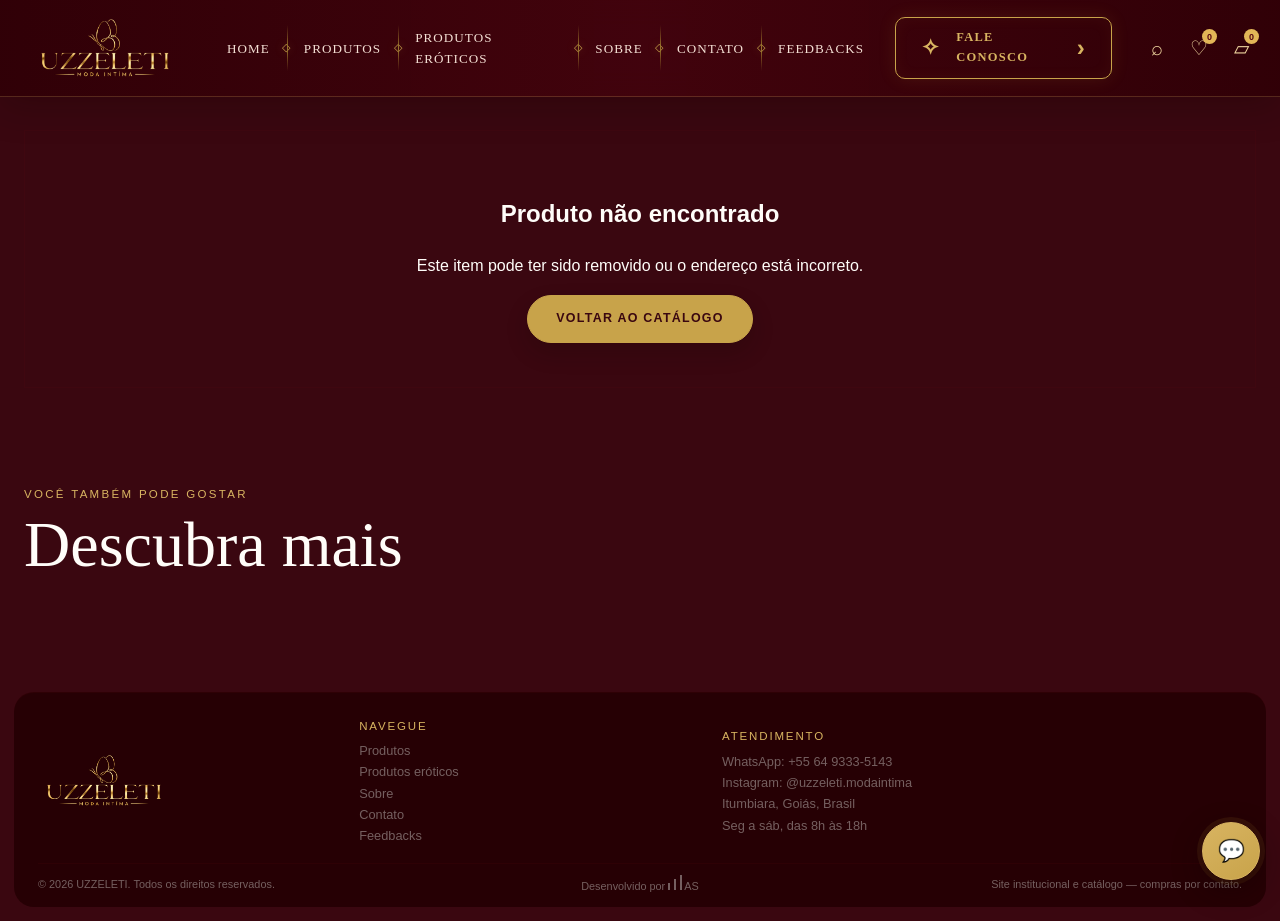
<file: produto.html>
<!doctype html><html lang="pt-BR"><head><meta charset="utf-8"><meta name="viewport" content="width=device-width,initial-scale=1"><title>Produto | UZZELETI</title><meta name="description" content="Detalhes do produto UZZELETI."><link rel="stylesheet" href="css/global.css?v=2"><link rel="stylesheet" href="css/header.css?v=3"><link rel="stylesheet" href="css/footer.css?v=15"><link rel="stylesheet" href="css/components.css?v=5"><link rel="stylesheet" href="css/products.css?v=7"><link rel="stylesheet" href="css/responsive.css?v=7"><link rel="stylesheet" href="css/mobile-premium.css?v=8"><link rel="canonical" href="https://uzzeleti.com.br/produto.html"><meta property="og:type" content="website"><meta property="og:site_name" content="UZZELETI"><meta property="og:locale" content="pt_BR"><meta property="og:url" content="https://uzzeleti.com.br/produto.html"><meta property="og:image" content="https://uzzeleti.com.br/assets/images/hero-lingerie-editorial.png"><meta name="twitter:card" content="summary_large_image"><meta name="theme-color" content="#3d0010"><link rel="icon" href="assets/favicon.svg" type="image/svg+xml"><style id="footer-compact-inline">
@media(min-width:901px){.site-footer{margin:16px 14px 14px!important;padding:24px 0 12px!important;border-radius:20px!important}.site-footer .footer-grid{grid-template-columns:.7fr .8fr 1.25fr!important;gap:30px!important;align-items:center!important}.site-footer .footer-logo{width:132px!important;margin:0!important}.site-footer .footer-title{margin:0 0 7px!important}.site-footer .footer-links{gap:4px!important;font-size:.8rem!important;line-height:1.35!important}.site-footer .footer-note{margin-top:18px!important;padding-top:11px!important;font-size:.68rem!important}}
@media(max-width:600px){.site-footer{margin-top:12px!important;padding:20px 0 max(62px,calc(50px + env(safe-area-inset-bottom)))!important}.site-footer .footer-grid{grid-template-columns:1fr 1fr!important;row-gap:0!important;column-gap:18px!important}.site-footer .footer-grid>div:first-child{display:none!important}.site-footer .footer-title{margin:0 0 5px!important;font-size:.6rem!important}.site-footer .footer-links{gap:2px!important;font-size:.72rem!important;line-height:1.35!important}.site-footer .footer-note{margin-top:12px!important;padding-top:8px!important;gap:4px!important;font-size:.58rem!important;line-height:1.3!important}.site-footer .footer-note>span:last-child{display:none!important}}
@media(max-width:600px){.support-center{overflow:visible!important}.support-trigger{position:fixed!important;right:max(22px,calc(env(safe-area-inset-right) + 12px))!important;bottom:max(22px,calc(env(safe-area-inset-bottom) + 12px))!important;width:48px!important;height:48px!important;transform:none!important;clip-path:none!important}}</style></head><body><div data-header></div><main id="conteudo"><section class="container product-detail" id="product-detail" aria-live="polite"></section><section class="section"><div class="container"><span class="eyebrow">Você também pode gostar</span><h2 class="section-title">Descubra mais</h2><div class="product-grid" id="related"></div></div></section></main><div data-footer></div><script src="js/app.js?v=12"></script><script src="js/products.js?v=8"></script><script src="js/product.js?v=6"></script></body></html>
</file>
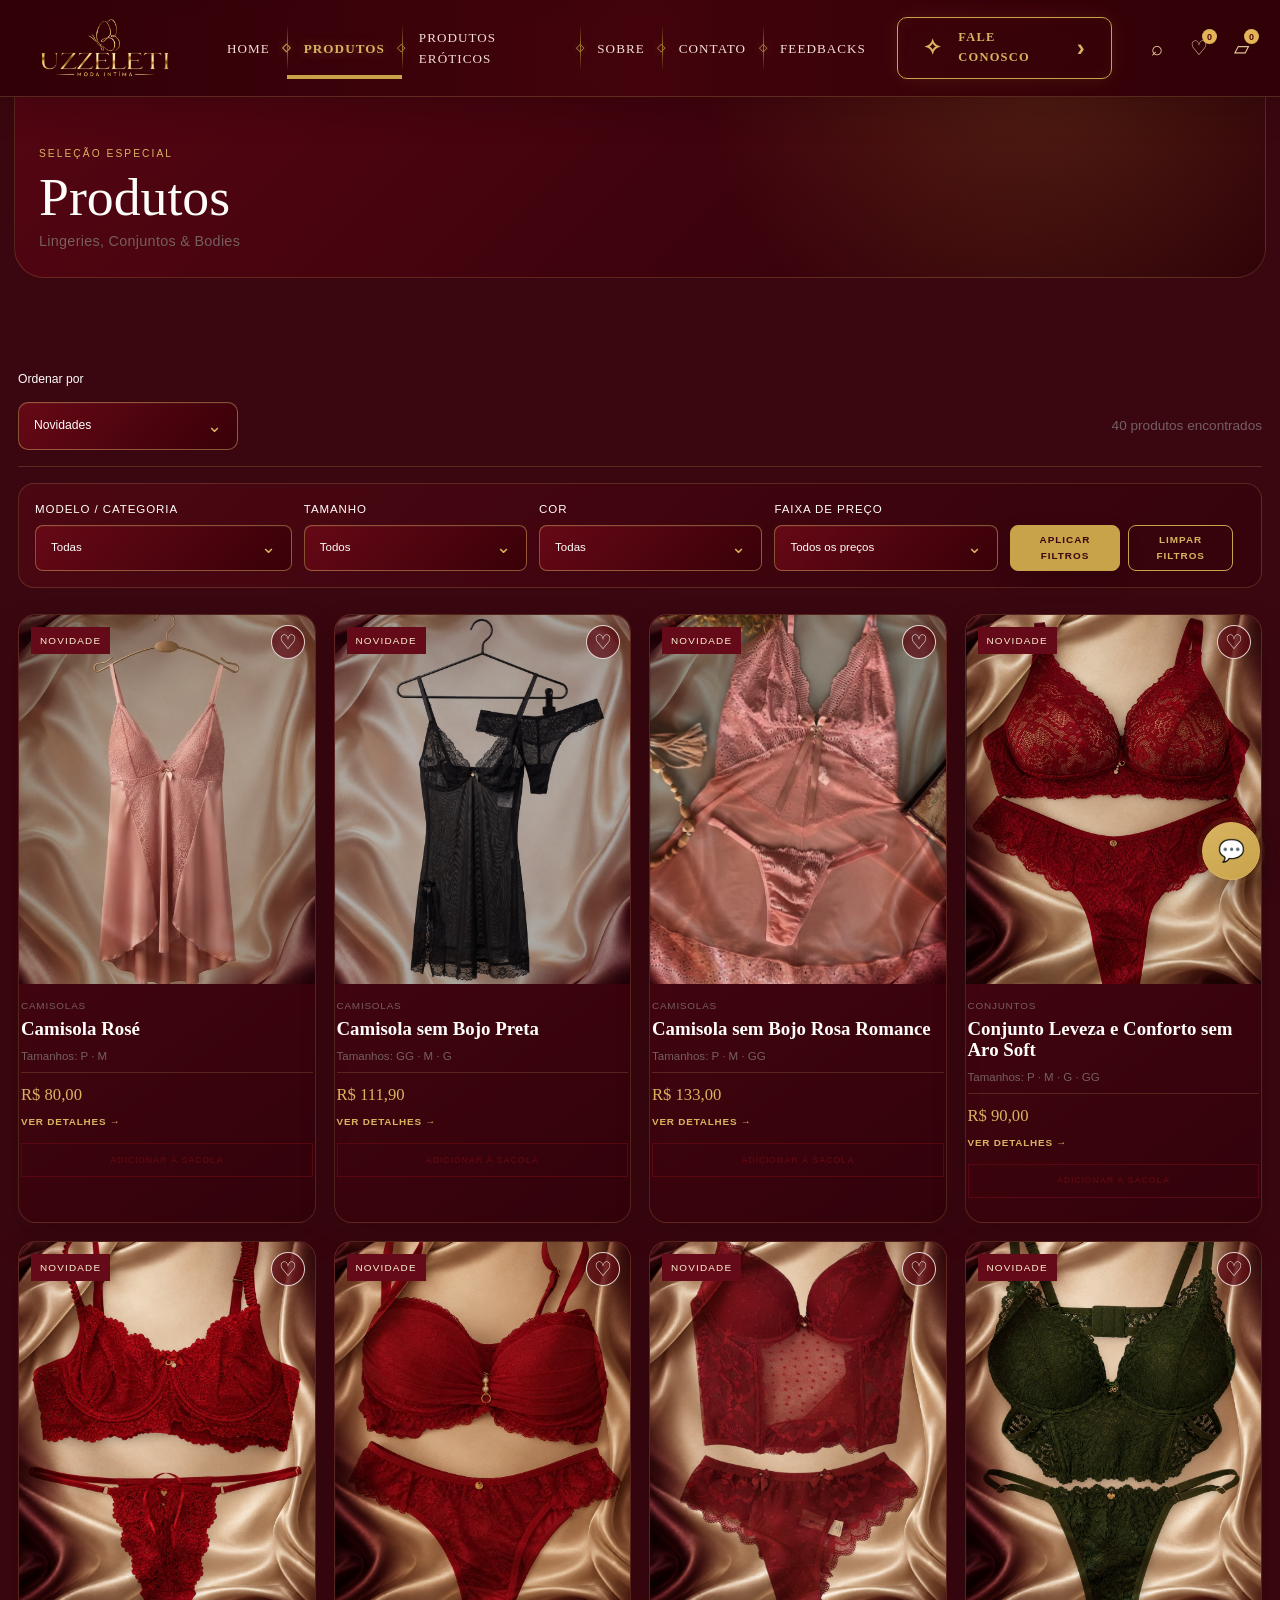
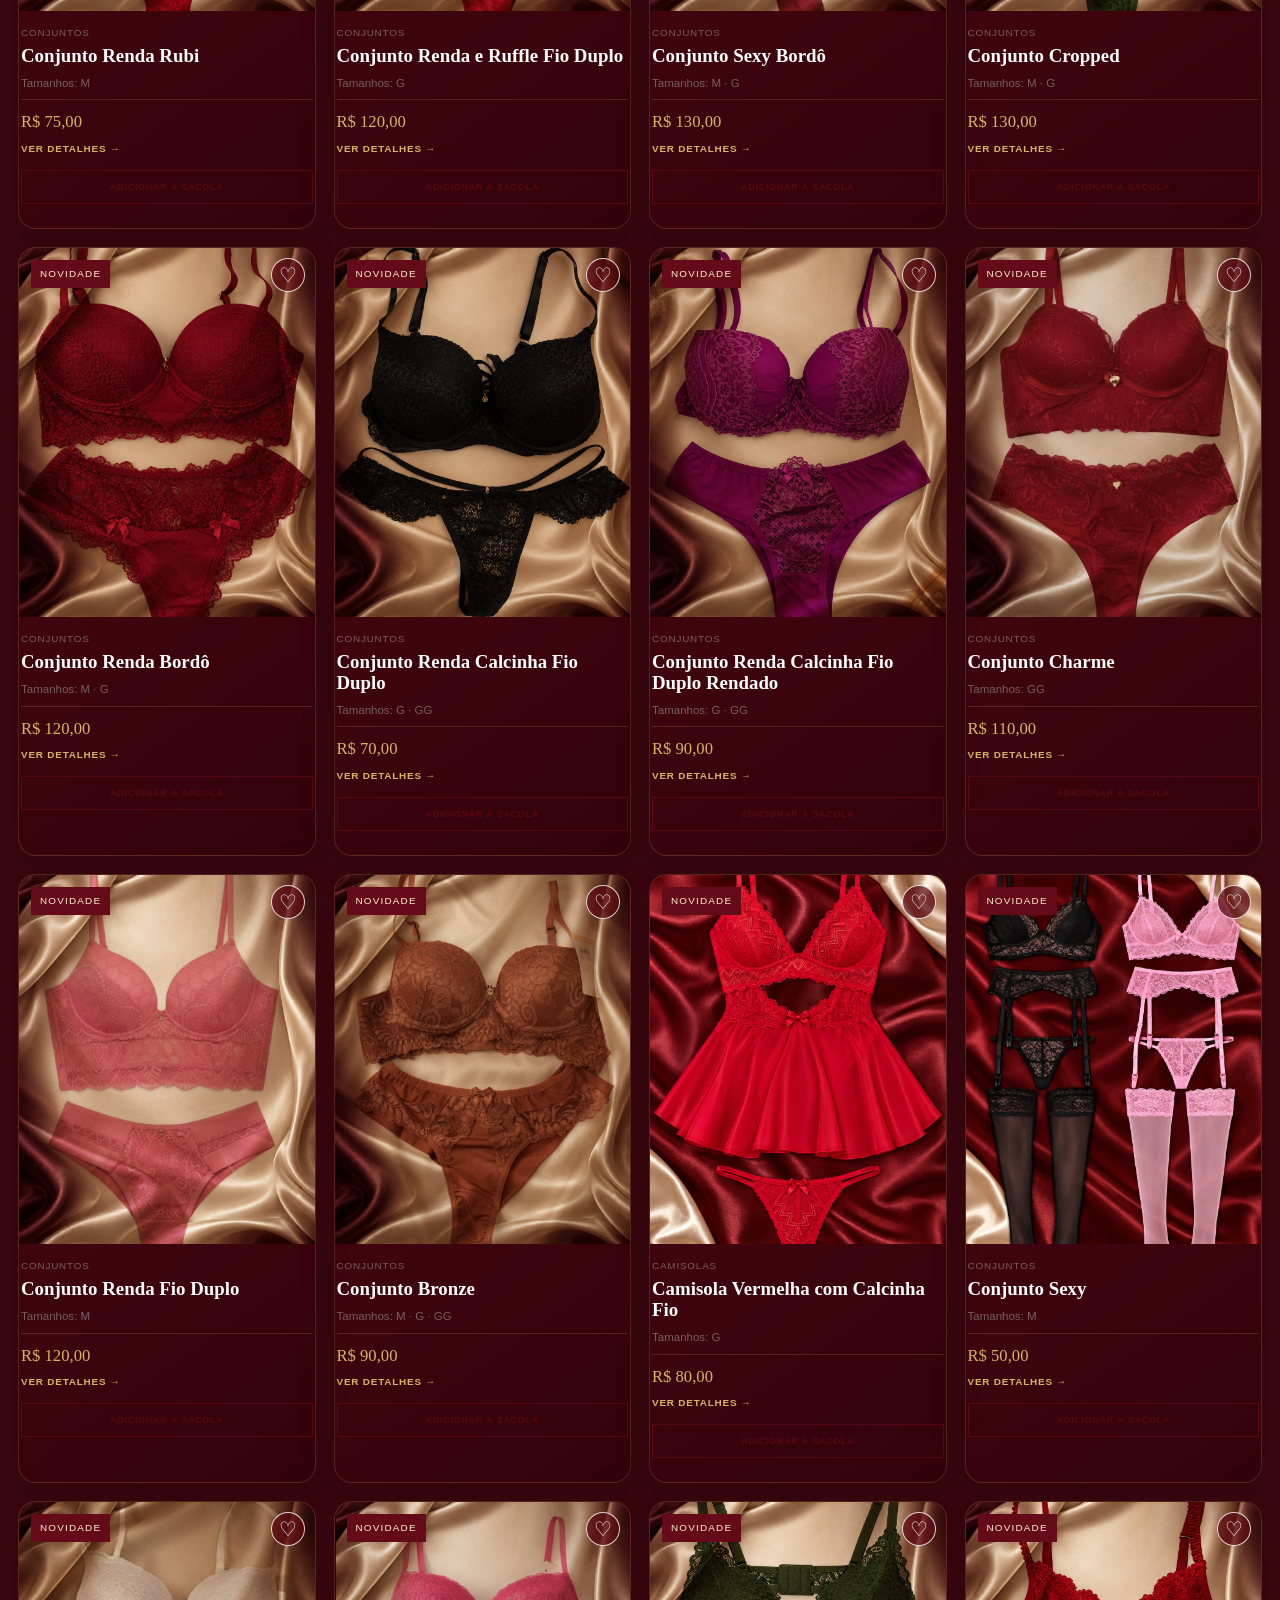
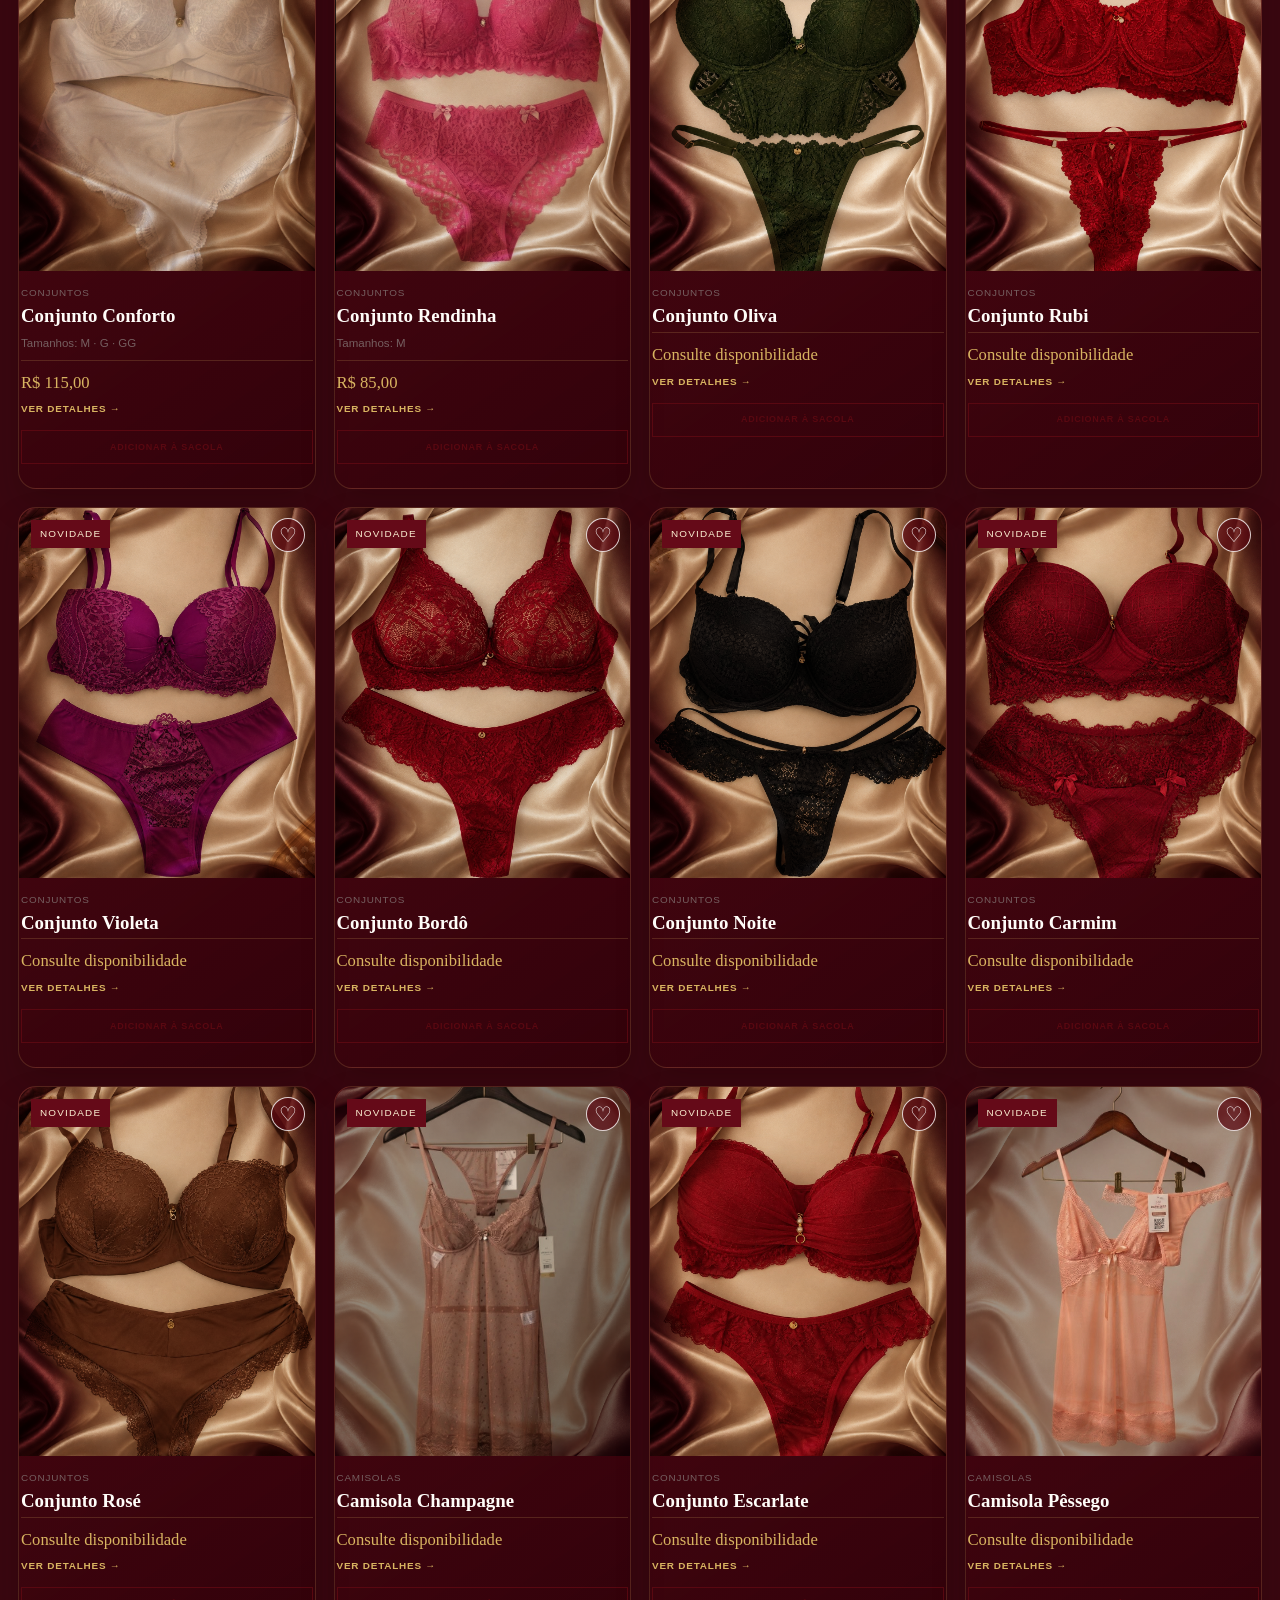
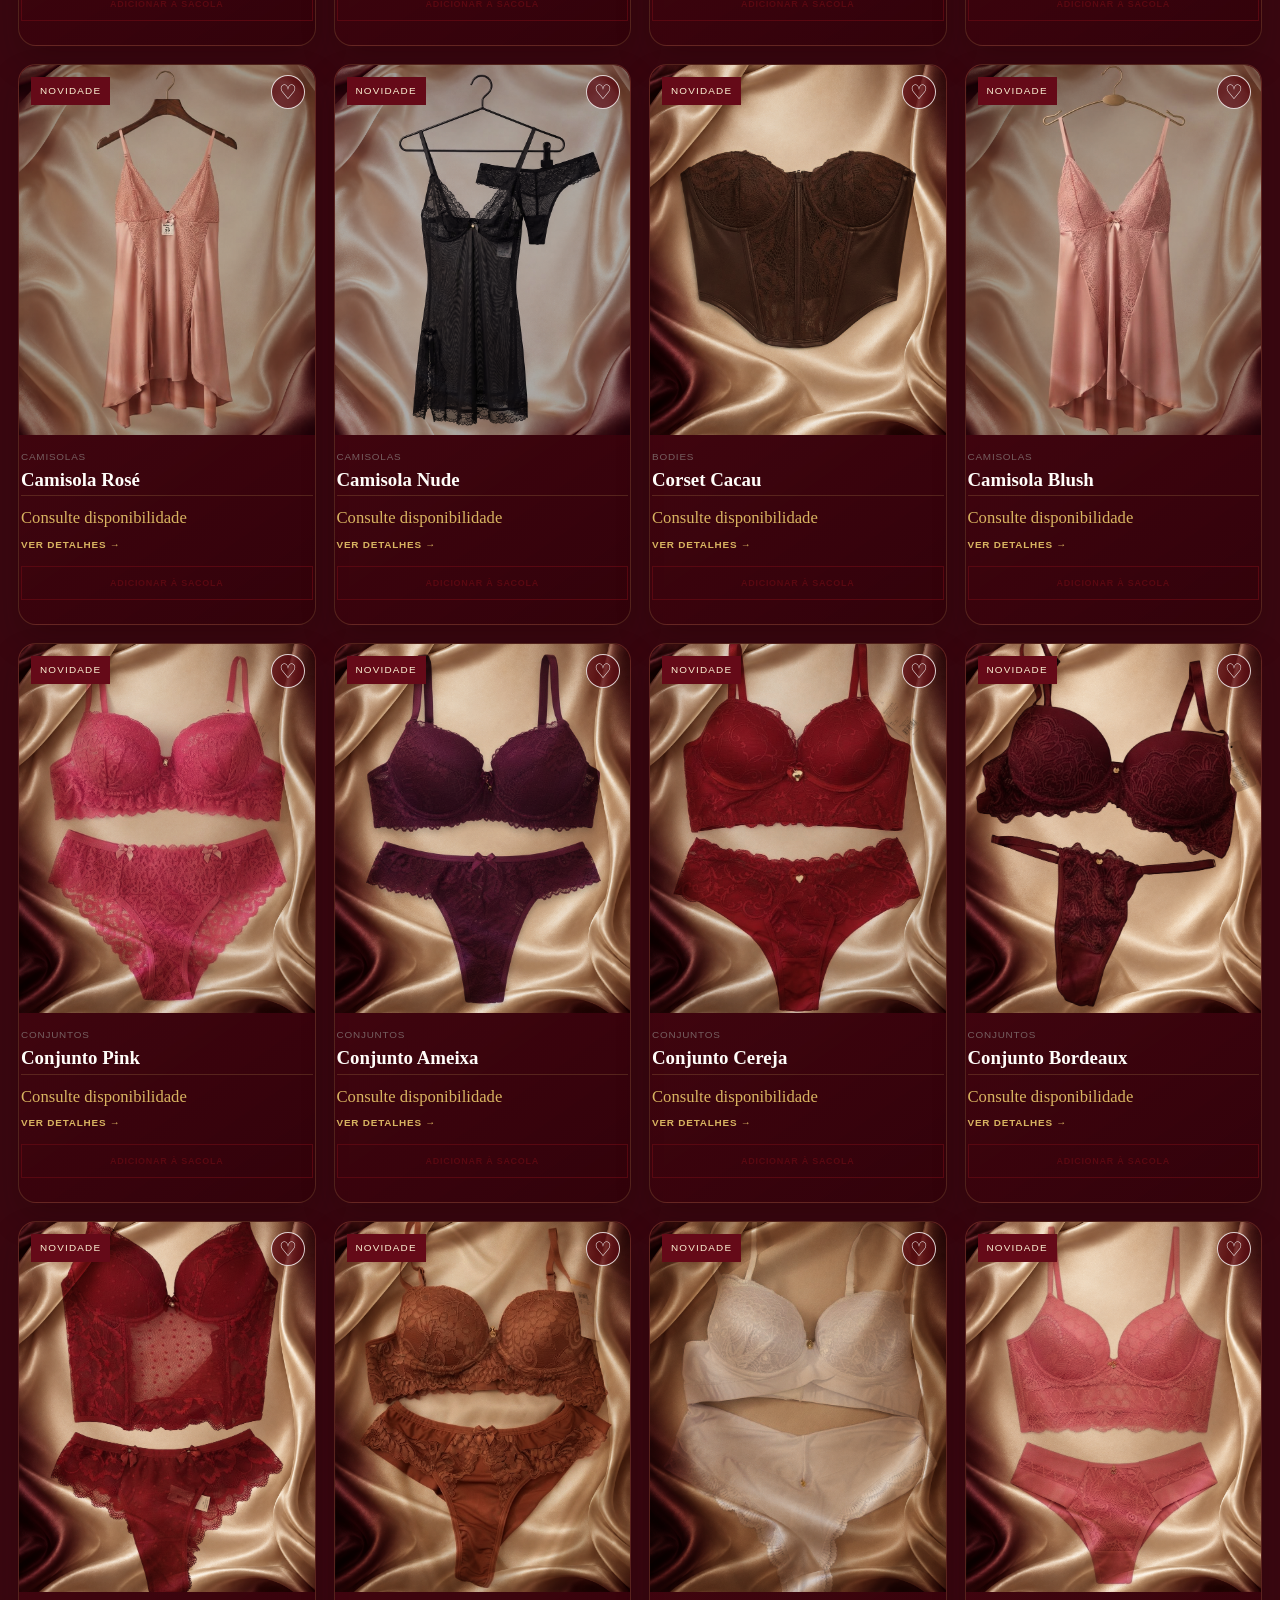
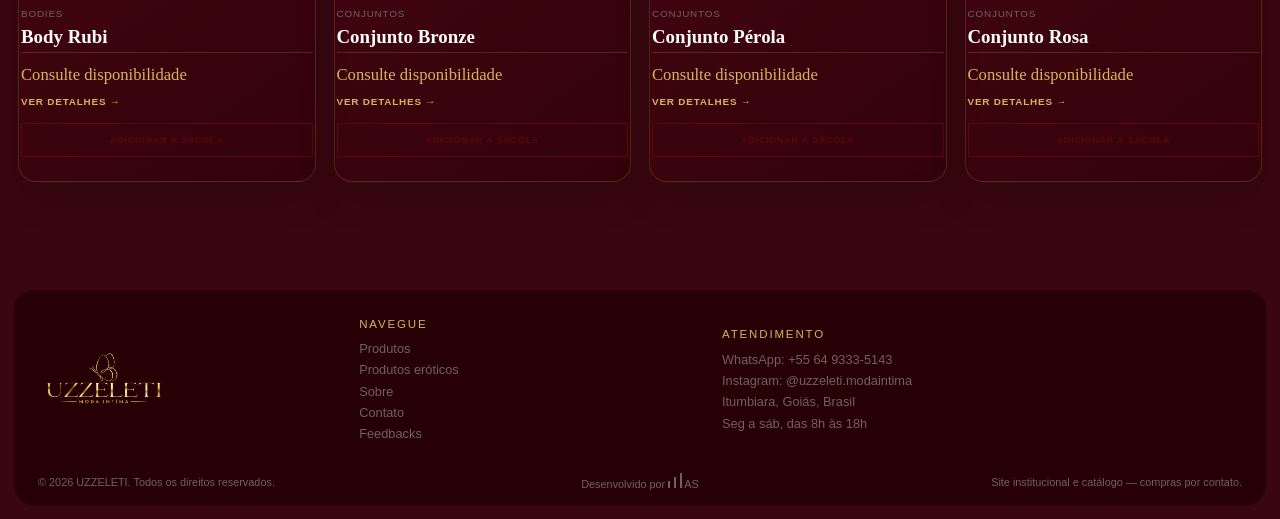
<file: produtos.html>
<!doctype html><html lang="pt-BR"><head><meta charset="utf-8"><meta name="viewport" content="width=device-width,initial-scale=1"><title>Lingeries | UZZELETI</title><meta name="description" content="Catálogo de lingerie UZZELETI."><link rel="stylesheet" href="css/global.css?v=2"><link rel="stylesheet" href="css/header.css?v=3"><link rel="stylesheet" href="css/footer.css?v=15"><link rel="stylesheet" href="css/components.css?v=5"><link rel="stylesheet" href="css/products.css?v=6"><link rel="stylesheet" href="css/responsive.css?v=7"><link rel="stylesheet" href="css/catalog-grid.css?v=7"><link rel="stylesheet" href="css/mobile-premium.css?v=8"><link rel="canonical" href="https://uzzeleti.com.br/produtos.html"><meta property="og:type" content="website"><meta property="og:site_name" content="UZZELETI"><meta property="og:locale" content="pt_BR"><meta property="og:url" content="https://uzzeleti.com.br/produtos.html"><meta property="og:image" content="https://uzzeleti.com.br/assets/images/hero-lingerie-editorial.png"><meta name="twitter:card" content="summary_large_image"><meta name="theme-color" content="#3d0010"><link rel="icon" href="assets/favicon.svg" type="image/svg+xml"><style id="footer-compact-inline">
@media(min-width:901px){.site-footer{margin:16px 14px 14px!important;padding:24px 0 12px!important;border-radius:20px!important}.site-footer .footer-grid{grid-template-columns:.7fr .8fr 1.25fr!important;gap:30px!important;align-items:center!important}.site-footer .footer-logo{width:132px!important;margin:0!important}.site-footer .footer-title{margin:0 0 7px!important}.site-footer .footer-links{gap:4px!important;font-size:.8rem!important;line-height:1.35!important}.site-footer .footer-note{margin-top:18px!important;padding-top:11px!important;font-size:.68rem!important}}
@media(max-width:600px){.site-footer{margin-top:12px!important;padding:20px 0 max(62px,calc(50px + env(safe-area-inset-bottom)))!important}.site-footer .footer-grid{grid-template-columns:1fr 1fr!important;row-gap:0!important;column-gap:18px!important}.site-footer .footer-grid>div:first-child{display:none!important}.site-footer .footer-title{margin:0 0 5px!important;font-size:.6rem!important}.site-footer .footer-links{gap:2px!important;font-size:.72rem!important;line-height:1.35!important}.site-footer .footer-note{margin-top:12px!important;padding-top:8px!important;gap:4px!important;font-size:.58rem!important;line-height:1.3!important}.site-footer .footer-note>span:last-child{display:none!important}}
@media(max-width:600px){.support-center{overflow:visible!important}.support-trigger{position:fixed!important;right:max(22px,calc(env(safe-area-inset-right) + 12px))!important;bottom:max(22px,calc(env(safe-area-inset-bottom) + 12px))!important;width:48px!important;height:48px!important;transform:none!important;clip-path:none!important}}</style></head><body class="catalog-page"><div data-header></div><main id="conteudo"><header class="page-hero"><div class="container"><span class="eyebrow">Seleção especial</span><h1 class="page-title">Produtos</h1><p class="catalog-intro">Lingeries, Conjuntos &amp; Bodies</p></div></header><section class="section"><div class="container"><div class="catalog-top"><button class="btn btn-outline mobile-filter" id="open-filters" aria-controls="filter-panel">Filtrar produtos</button><p id="results-count" class="results-count" aria-live="polite"></p><label>Ordenar por <select class="select" id="sort"><option value="new">Novidades</option><option value="low">Menor preço</option><option value="high">Maior preço</option></select></label></div><div class="catalog-layout"><aside class="filter-panel" id="filter-panel" aria-label="Filtros"><button class="filter-close" id="close-filters" aria-label="Fechar filtros">×</button><h2>Filtrar produtos</h2><label>Modelo / categoria<select class="select" id="category"><option value="todos">Todas</option><option value="conjuntos">Conjuntos</option><option value="bodies">Bodies</option><option value="camisolas">Camisolas</option><option value="eroticos">Produtos eróticos</option></select></label><label>Tamanho<select class="select" id="size"><option value="">Todos</option><option>P</option><option>M</option><option>G</option><option>GG</option><option>52</option></select></label><label>Cor<select class="select" id="color"><option value="">Todas</option><option>Preto</option><option>Branco</option><option>Vermelho</option><option>Rosa</option><option>Rosa Romance</option><option>Rubi</option><option>Roxo</option><option>Champagne</option><option>Bronze</option><option>Verde Floresta</option></select></label><label>Faixa de preço<select class="select" id="price"><option value="">Todos os preços</option><option value="0-79">Até R$ 79</option><option value="80-119">R$ 80 a R$ 119</option><option value="120-0">A partir de R$ 120</option></select></label><div class="filter-actions"><button class="btn" id="apply-filters">Aplicar filtros</button><button class="btn btn-outline" id="clear-filters">Limpar filtros</button></div></aside><button class="filter-backdrop" aria-label="Fechar filtros"></button><div class="product-grid" id="catalog-grid"></div></div></div></section></main><div data-footer></div><script src="js/app.js?v=12"></script><script src="js/products.js?v=8"></script><script src="js/filters.js?v=11"></script></body></html>
</file>
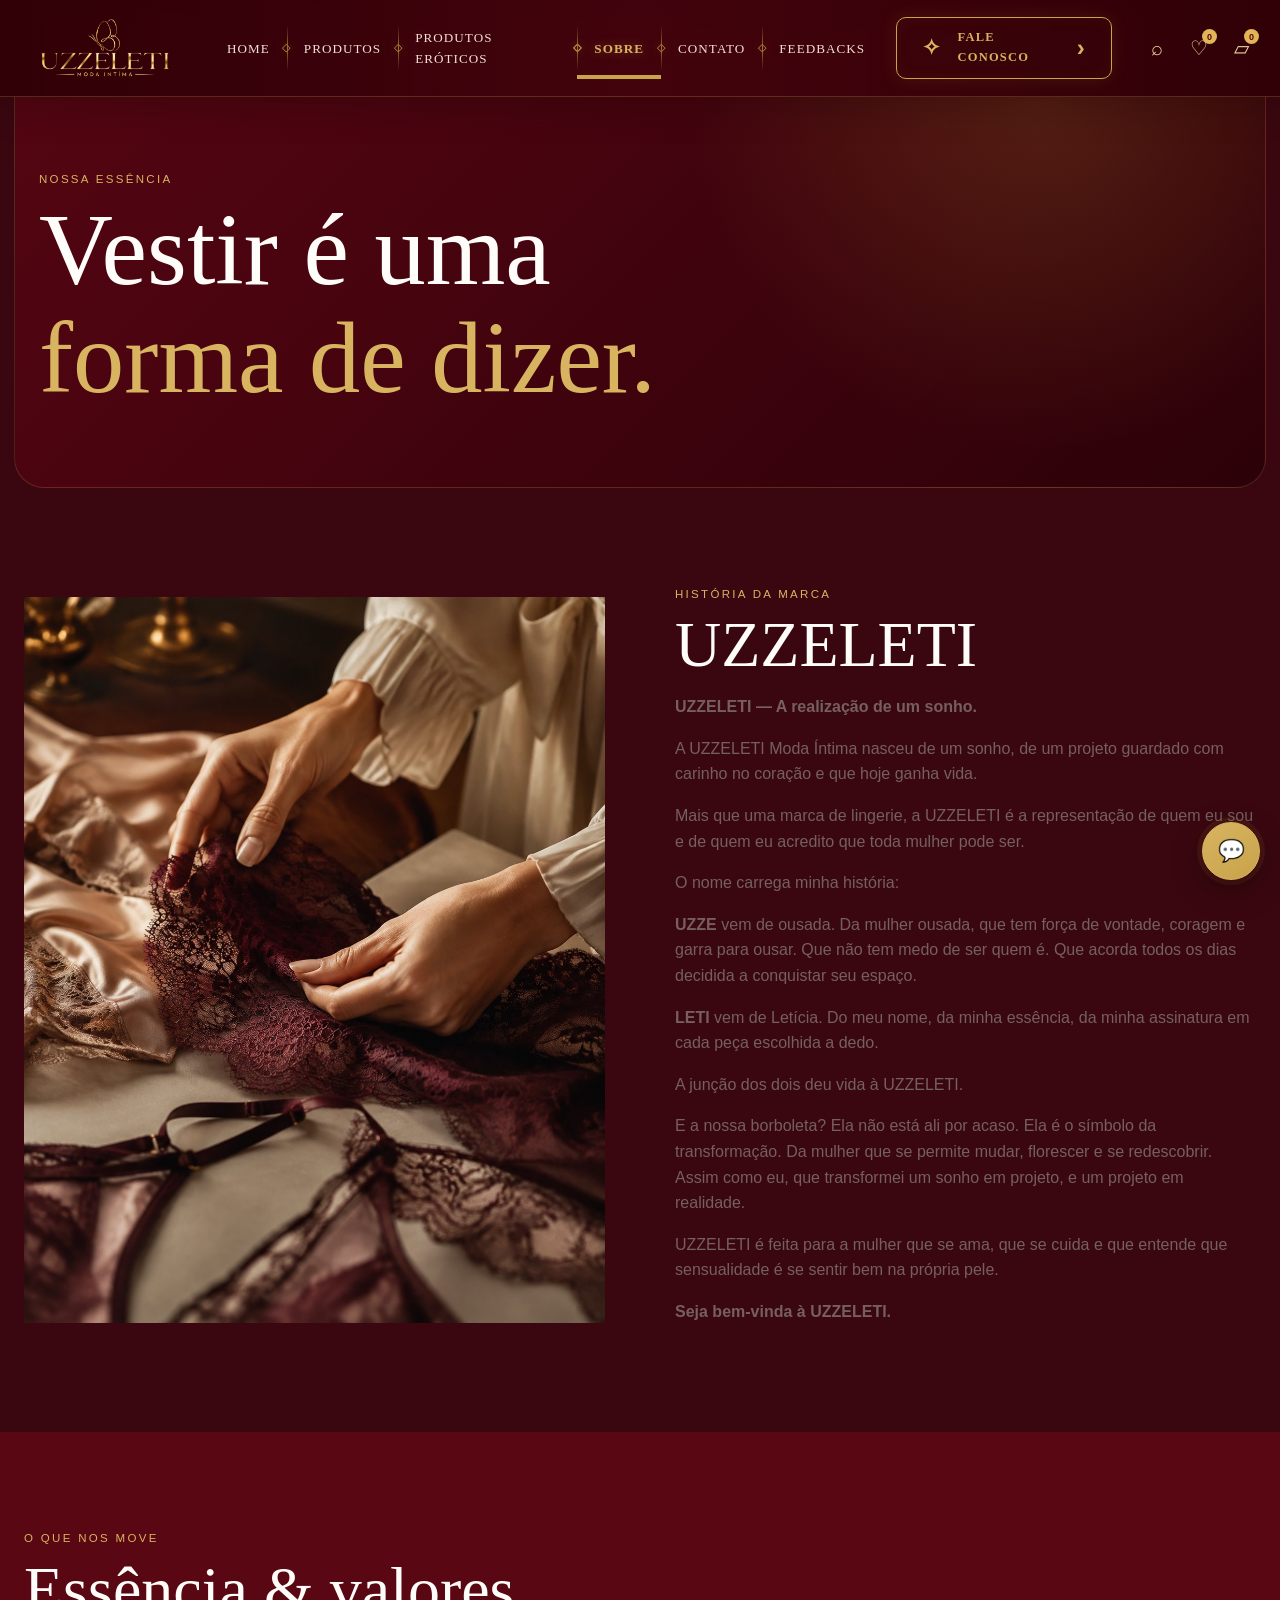
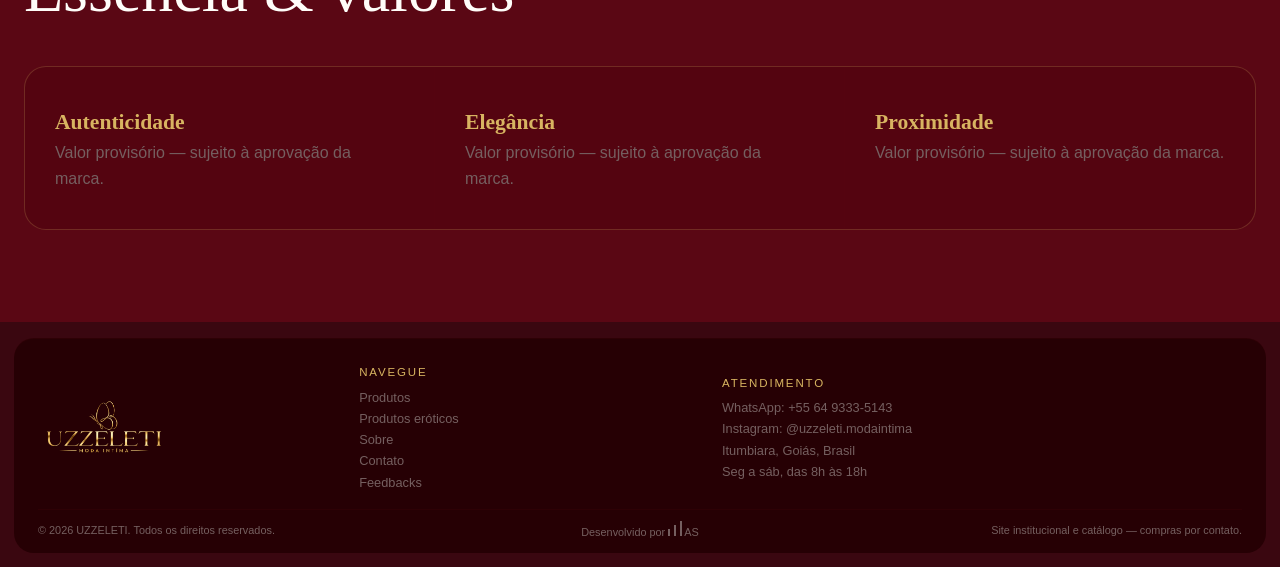
<file: sobre.html>
<!doctype html><html lang="pt-BR"><head><meta charset="utf-8"><meta name="viewport" content="width=device-width,initial-scale=1"><title>Sobre | UZZELETI</title><meta name="description" content="Conheça a essência da marca UZZELETI."><link rel="stylesheet" href="css/global.css?v=2"><link rel="stylesheet" href="css/header.css?v=3"><link rel="stylesheet" href="css/footer.css?v=15"><link rel="stylesheet" href="css/components.css?v=5"><link rel="stylesheet" href="css/home.css?v=2?v=2"><link rel="stylesheet" href="css/responsive.css?v=7"><link rel="stylesheet" href="css/mobile-premium.css?v=8"><link rel="canonical" href="https://uzzeleti.com.br/sobre.html"><meta property="og:type" content="website"><meta property="og:site_name" content="UZZELETI"><meta property="og:locale" content="pt_BR"><meta property="og:url" content="https://uzzeleti.com.br/sobre.html"><meta property="og:image" content="https://uzzeleti.com.br/assets/images/hero-lingerie-editorial.png"><meta name="twitter:card" content="summary_large_image"><meta name="theme-color" content="#3d0010"><link rel="icon" href="assets/favicon.svg" type="image/svg+xml"><style id="footer-compact-inline">
@media(min-width:901px){.site-footer{margin:16px 14px 14px!important;padding:24px 0 12px!important;border-radius:20px!important}.site-footer .footer-grid{grid-template-columns:.7fr .8fr 1.25fr!important;gap:30px!important;align-items:center!important}.site-footer .footer-logo{width:132px!important;margin:0!important}.site-footer .footer-title{margin:0 0 7px!important}.site-footer .footer-links{gap:4px!important;font-size:.8rem!important;line-height:1.35!important}.site-footer .footer-note{margin-top:18px!important;padding-top:11px!important;font-size:.68rem!important}}
@media(max-width:600px){.site-footer{margin-top:12px!important;padding:20px 0 max(62px,calc(50px + env(safe-area-inset-bottom)))!important}.site-footer .footer-grid{grid-template-columns:1fr 1fr!important;row-gap:0!important;column-gap:18px!important}.site-footer .footer-grid>div:first-child{display:none!important}.site-footer .footer-title{margin:0 0 5px!important;font-size:.6rem!important}.site-footer .footer-links{gap:2px!important;font-size:.72rem!important;line-height:1.35!important}.site-footer .footer-note{margin-top:12px!important;padding-top:8px!important;gap:4px!important;font-size:.58rem!important;line-height:1.3!important}.site-footer .footer-note>span:last-child{display:none!important}}
@media(max-width:600px){.support-center{overflow:visible!important}.support-trigger{position:fixed!important;right:max(22px,calc(env(safe-area-inset-right) + 12px))!important;bottom:max(22px,calc(env(safe-area-inset-bottom) + 12px))!important;width:48px!important;height:48px!important;transform:none!important;clip-path:none!important}}</style></head><body><div data-header></div><main id="conteudo"><header class="page-hero"><div class="container"><span class="eyebrow">Nossa essência</span><h1 class="page-title">Vestir é uma<br><span class="gold">forma de dizer.</span></h1></div></header><section class="section"><div class="container brand-story"><img src="assets/images/home/brand-editorial.jpg" alt="Editorial institucional de moda"><div><span class="eyebrow">História da marca</span><h2 class="section-title">UZZELETI</h2><div class="muted"><p><strong>UZZELETI — A realização de um sonho.</strong></p><p>A UZZELETI Moda Íntima nasceu de um sonho, de um projeto guardado com carinho no coração e que hoje ganha vida.</p><p>Mais que uma marca de lingerie, a UZZELETI é a representação de quem eu sou e de quem eu acredito que toda mulher pode ser.</p><p>O nome carrega minha história:</p><p><strong>UZZE</strong> vem de ousada. Da mulher ousada, que tem força de vontade, coragem e garra para ousar. Que não tem medo de ser quem é. Que acorda todos os dias decidida a conquistar seu espaço.</p><p><strong>LETI</strong> vem de Letícia. Do meu nome, da minha essência, da minha assinatura em cada peça escolhida a dedo.</p><p>A junção dos dois deu vida à UZZELETI.</p><p>E a nossa borboleta? Ela não está ali por acaso. Ela é o símbolo da transformação. Da mulher que se permite mudar, florescer e se redescobrir. Assim como eu, que transformei um sonho em projeto, e um projeto em realidade.</p><p>UZZELETI é feita para a mulher que se ama, que se cuida e que entende que sensualidade é se sentir bem na própria pele.</p><p><strong>Seja bem-vinda à UZZELETI.</strong></p></div></div></div></section><section class="section" style="background:var(--red-900)"><div class="container"><div class="section-head"><div><span class="eyebrow">O que nos move</span><h2 class="section-title">Essência & valores</h2></div></div><div class="benefits"><div class="benefit"><strong>Autenticidade</strong><span class="muted">Valor provisório — sujeito à aprovação da marca.</span></div><div class="benefit"><strong>Elegância</strong><span class="muted">Valor provisório — sujeito à aprovação da marca.</span></div><div class="benefit"><strong>Proximidade</strong><span class="muted">Valor provisório — sujeito à aprovação da marca.</span></div></div></div></section></main><div data-footer></div><script src="js/app.js?v=12"></script></body></html>
</file>
<file: css/global.css>
@import url('./variables.css');
*{box-sizing:border-box}html{scroll-behavior:smooth}body{margin:0;background:var(--red-950);color:var(--ivory);font-family:var(--sans);line-height:1.6}body.menu-open{overflow:hidden}img{max-width:100%;display:block}a{color:inherit;text-decoration:none}button,input,select,textarea{font:inherit}button{cursor:pointer}.container{width:var(--container);margin-inline:auto}.eyebrow{color:var(--gold-300);font-size:.72rem;letter-spacing:.2em;text-transform:uppercase}.section{padding:92px 0}.section-head{display:flex;justify-content:space-between;align-items:end;gap:24px;margin-bottom:38px}.section-title,.page-title{font-family:var(--serif);font-weight:400;line-height:1.05;margin:.35rem 0}.section-title{font-size:clamp(2.1rem,5vw,4.4rem)}.page-title{font-size:clamp(3rem,8vw,7rem)}.muted{color:var(--muted)}.gold{color:var(--gold-300)}.btn{display:inline-flex;align-items:center;justify-content:center;min-height:48px;padding:0 24px;border:1px solid var(--gold-500);background:var(--gold-500);color:var(--red-950);font-size:.78rem;font-weight:700;letter-spacing:.1em;text-transform:uppercase;transition:var(--ease)}.btn:hover,.btn:focus-visible{background:var(--gold-300);transform:translateY(-2px)}.btn-outline{background:transparent;color:var(--gold-300)}.btn-outline:hover{color:var(--red-950)}:focus-visible{outline:2px solid var(--gold-100);outline-offset:4px}.skip-link{position:fixed;left:12px;top:-80px;z-index:999;background:var(--ivory);color:var(--red-950);padding:10px}.skip-link:focus{top:12px}.empty-state{padding:44px;border:1px solid var(--line);text-align:center}.page-hero{padding:150px 0 70px;border-bottom:1px solid var(--line);background:radial-gradient(circle at 80% 10%,rgba(199,154,50,.14),transparent 32%)}

@media(min-width:901px){.btn{border-radius:999px;padding-inline:28px;box-shadow:0 10px 22px rgba(20,0,3,.2)}.btn-outline{box-shadow:none}.page-hero{margin:14px 14px 0;border:1px solid rgba(233,198,110,.16);border-radius:30px;background:radial-gradient(circle at 82% 18%,rgba(199,154,50,.18),transparent 32%),linear-gradient(135deg,rgba(94,6,20,.78),rgba(42,0,7,.82));}}
</file>
<file: css/header.css>
.site-header{position:fixed;inset:0 0 auto;z-index:100;border-bottom:1px solid rgba(233,198,110,.2);background:linear-gradient(90deg,rgba(48,0,7,.97),rgba(66,3,13,.94),rgba(48,0,7,.97));box-shadow:0 12px 35px rgba(20,0,3,.22);backdrop-filter:blur(14px)}
.nav-wrap{height:96px;display:flex;align-items:center;justify-content:space-between;gap:24px}
.brand{flex:0 0 auto}.brand img{width:162px;height:58px;object-fit:contain}
.nav{display:flex;align-items:stretch;gap:0;height:62px}
.nav>a:not(.header-cta){position:relative;display:flex;align-items:center;padding:0 25px;font-family:var(--serif);font-size:.82rem;letter-spacing:.08em;text-transform:uppercase;color:#f4dfd4;transition:color var(--ease),text-shadow var(--ease)}
.nav>a:not(.header-cta)+a:not(.header-cta)::before{content:'◇';position:absolute;left:-5px;top:50%;width:10px;transform:translateY(-50%);color:var(--gold-500);font-family:var(--sans);font-size:.7rem;text-align:center;text-shadow:0 0 10px rgba(233,198,110,.4)}
.nav>a:not(.header-cta)+a:not(.header-cta)::after{content:'';position:absolute;left:0;top:8px;bottom:8px;width:1px;background:linear-gradient(transparent,var(--gold-700),transparent)}
.nav>a:not(.header-cta):hover,.nav>a:not(.header-cta)[aria-current=page]{color:var(--gold-300);text-shadow:0 0 12px rgba(233,198,110,.35)}
.nav>a:not(.header-cta)[aria-current=page]{font-weight:700}
.nav>a:not(.header-cta)[aria-current=page] span{color:inherit}
.nav>a:not(.header-cta)[aria-current=page]::before{color:var(--gold-300)}
.nav>a:not(.header-cta)[aria-current=page]{background:linear-gradient(transparent 94%,var(--gold-500) 94%)}
.menu-toggle{display:none;width:48px;height:48px;border:0;background:transparent;color:var(--gold-300);font-size:1.4rem}
.header-cta{display:flex;align-items:center;gap:16px;margin-left:20px;padding:0 25px;border:1px solid var(--gold-500)!important;border-radius:10px;color:var(--gold-300)!important;font-family:var(--serif);font-size:.78rem;font-weight:700;letter-spacing:.1em;text-transform:uppercase;box-shadow:inset 0 0 16px rgba(199,154,50,.05),0 0 18px rgba(199,154,50,.12);transition:var(--ease)}
.header-cta::before{content:'✧';font-family:var(--sans);font-size:1.35rem}.header-cta::after{content:'›';font-family:var(--sans);font-size:1.5rem}.header-cta:hover,.header-cta:focus-visible{background:rgba(199,154,50,.1);box-shadow:inset 0 0 20px rgba(199,154,50,.08),0 0 24px rgba(199,154,50,.22);transform:translateY(-1px)}
@media(max-width:1180px) and (min-width:901px){.brand img{width:125px}.nav>a:not(.header-cta){padding-inline:14px;font-size:.72rem}.header-cta{margin-left:12px;padding-inline:16px;gap:9px;font-size:.7rem}}
@media(max-width:900px){.nav-wrap{height:84px}.menu-toggle{display:block}.nav{position:fixed;inset:84px 0 0;height:auto;background:var(--red-950);display:flex;flex-direction:column;justify-content:center;align-items:center;gap:0;transform:translateX(100%);transition:transform .3s ease}.nav.open{transform:none}.nav>a:not(.header-cta){min-height:56px;padding:0 28px;font-size:1rem}.nav>a:not(.header-cta)+a:not(.header-cta)::before,.nav>a:not(.header-cta)+a:not(.header-cta)::after{display:none}.nav>a:not(.header-cta)[aria-current=page]{background:linear-gradient(transparent 94%,var(--gold-500) 94%)}.header-cta{min-height:54px;margin:18px 0 0;padding:0 28px}.brand img{width:145px}}
@media(max-width:600px){.nav-wrap{height:72px}.nav{inset:72px 0 0}}
/* Navegação desktop compacta após a redução de abas. */
@media(min-width:901px){.nav>a:not(.header-cta){padding-inline:17px}.header-cta{margin-left:14px}}
</file>
<file: css/footer.css>
.site-footer{padding:70px 0 24px;border-top:1px solid var(--line);background:#260004}.footer-grid{display:grid;grid-template-columns:1.5fr 1fr 1fr;gap:50px}.footer-logo{width:210px;margin-bottom:18px}.footer-title{font-size:.72rem;color:var(--gold-300);letter-spacing:.16em;text-transform:uppercase}.footer-links{display:grid;gap:8px;color:var(--muted)}.footer-note{border-top:1px solid var(--line);margin-top:45px;padding-top:20px;color:var(--muted);font-size:.78rem;display:grid;grid-template-columns:1fr auto 1fr;align-items:center;gap:20px}.footer-note>span:last-child{text-align:right}.whatsapp-float,.back-top{position:fixed;right:20px;width:52px;height:52px;border-radius:50%;display:grid;place-items:center;z-index:80}.whatsapp-float{display:none;bottom:20px;background:var(--gold-500);color:var(--red-950);font-size:.68rem;font-weight:800;letter-spacing:.04em;text-decoration:none}.back-top{bottom:84px;border:1px solid var(--gold-500);background:var(--red-900);color:var(--gold-300);opacity:0;pointer-events:none;transition:var(--ease)}.back-top.visible{opacity:1;pointer-events:auto}

.developer-credit{margin:0;text-align:center;color:inherit;font-family:inherit;font-size:inherit;letter-spacing:inherit;white-space:nowrap}

.support-center{position:relative}.support-trigger{position:fixed;right:20px;bottom:20px;z-index:205;width:58px;height:58px;display:grid;place-items:center;border:1px solid var(--gold-300);border-radius:50%;background:linear-gradient(145deg,var(--gold-300),var(--gold-500));color:var(--red-950);box-shadow:0 10px 30px rgba(20,0,3,.45),0 0 0 5px rgba(199,154,50,.1);font-size:1.35rem;transition:transform var(--ease),box-shadow var(--ease)}.support-trigger:hover,.support-trigger:focus-visible{transform:translateY(-3px);box-shadow:0 14px 34px rgba(20,0,3,.55),0 0 0 6px rgba(233,198,110,.14)}
.support-backdrop{position:fixed;z-index:198;inset:0;border:0;background:rgba(20,0,3,.42);opacity:0;pointer-events:none;transition:opacity var(--ease)}.support-backdrop.open{opacity:1;pointer-events:auto}.support-panel{position:fixed;z-index:204;right:20px;bottom:92px;width:min(370px,calc(100vw - 40px));max-height:min(650px,calc(100svh - 125px));overflow:auto;padding:24px;border:1px solid var(--gold-700);background:linear-gradient(155deg,var(--red-900),#260004);box-shadow:0 24px 65px rgba(20,0,3,.62);opacity:0;visibility:hidden;transform:translateY(14px) scale(.98);transform-origin:bottom right;transition:opacity var(--ease),transform var(--ease),visibility var(--ease)}.support-panel.open{opacity:1;visibility:visible;transform:none}.support-head{display:flex;align-items:flex-start;justify-content:space-between;gap:18px;padding-bottom:18px;border-bottom:1px solid var(--line)}.support-head h2{margin:3px 0 0;font-family:var(--serif);font-size:1.55rem;font-weight:400;line-height:1.1}.support-close{flex:0 0 44px;width:44px;height:44px;border:1px solid var(--line);background:transparent;color:var(--gold-300);font-size:1.5rem}.support-intro{margin:19px 0 12px;color:var(--muted);font-size:.88rem}.support-options{display:grid;gap:9px}.support-options>a,.support-options>button{width:100%;min-height:68px;display:grid;grid-template-columns:22px 1fr 14px;align-items:center;gap:10px;padding:12px 14px;border:1px solid var(--line);background:rgba(255,255,255,.025);color:var(--ivory);text-align:left;transition:var(--ease)}.support-options>a:hover,.support-options>button:hover,.support-options>a:focus-visible,.support-options>button:focus-visible{border-color:var(--gold-500);background:rgba(199,154,50,.08);transform:translateX(2px)}.support-options>*>span:first-child{color:var(--gold-300)}.support-options>*>span:nth-child(2){font-family:var(--serif);font-size:1rem}.support-options small{display:block;margin-top:2px;color:var(--muted);font-family:var(--sans);font-size:.7rem;line-height:1.35}.support-options b{color:var(--gold-300);font-size:1.3rem}.support-form{padding-top:18px}.support-form[hidden],.support-options[hidden]{display:none}.support-back{border:0;background:transparent;color:var(--gold-300);padding:0 0 16px}.support-form label{display:block;margin-bottom:7px;color:var(--gold-300);font-size:.72rem;letter-spacing:.1em;text-transform:uppercase}.support-form textarea{width:100%;min-height:110px;padding:12px;border:1px solid var(--line);background:rgba(255,255,255,.04);color:var(--ivory);resize:vertical}.support-form p{color:var(--muted);font-size:.72rem;line-height:1.45}.support-form .btn{width:100%}
@media(max-width:600px){body.support-open{overflow:hidden}.support-trigger{right:14px;bottom:14px;width:54px;height:54px}.support-panel{right:0;bottom:0;width:100%;max-height:86svh;padding:24px 20px 28px;border-width:1px 0 0;border-radius:18px 18px 0 0;transform:translateY(105%);transform-origin:bottom center}.support-panel.open{transform:none}.support-backdrop{background:rgba(20,0,3,.68)}.back-top{bottom:80px}.site-footer{padding-bottom:88px}}

.support-name-field{margin-bottom:14px}.support-form input{width:100%;min-height:46px;padding:12px;border:1px solid var(--line);background:rgba(255,255,255,.04);color:var(--ivory)}.support-form input::placeholder,.support-form textarea::placeholder{color:var(--muted)}

@media(max-width:900px){.footer-note{grid-template-columns:1fr;text-align:center}.footer-note>span:last-child{text-align:center}.developer-credit{white-space:normal}}

@media(max-width:600px){.support-trigger{right:max(14px,env(safe-area-inset-right));bottom:max(14px,env(safe-area-inset-bottom));width:48px;height:48px;font-size:1.15rem;transition:opacity var(--ease),visibility var(--ease),transform var(--ease),box-shadow var(--ease)}body.form-field-active .support-trigger,body.menu-open .support-trigger{opacity:0;visibility:hidden;pointer-events:none;transform:translateY(12px) scale(.92)}.support-panel{padding-bottom:max(28px,calc(20px + env(safe-area-inset-bottom)))}.site-footer{padding-bottom:max(88px,calc(74px + env(safe-area-inset-bottom)))}}

@media(max-width:600px){.site-footer{padding:44px 0 max(132px,calc(116px + env(safe-area-inset-bottom)))}.site-footer .footer-grid{grid-template-columns:minmax(0,1fr) minmax(0,1fr);column-gap:22px;row-gap:30px}.site-footer .footer-grid>div:first-child{grid-column:1/-1}.footer-logo{width:176px;margin:0 auto 10px}.footer-grid>div:first-child .muted{max-width:330px;margin:0;font-size:.9rem;line-height:1.55}.footer-title{margin:0 0 10px;font-size:.66rem}.footer-links{gap:5px;font-size:.86rem;line-height:1.55}.footer-note{margin-top:30px;padding-top:18px;gap:7px;font-size:.68rem;line-height:1.5}.footer-note>span,.footer-note>span:last-child{text-align:center}.back-top{right:auto;left:max(14px,env(safe-area-inset-left));bottom:max(14px,env(safe-area-inset-bottom));width:44px;height:44px}.developer-credit{max-width:100%;white-space:normal}}

@media(max-width:600px){.whatsapp-float{display:grid;right:max(14px,env(safe-area-inset-right));bottom:max(76px,calc(62px + env(safe-area-inset-bottom));width:48px;height:48px}.support-open .whatsapp-float,.menu-open .whatsapp-float{opacity:0;visibility:hidden;pointer-events:none}}

.developer-credit{display:inline-flex;align-items:center;gap:5px}.developer-credit a{display:inline-flex;align-items:center;text-decoration:none}.developer-signature{display:block;width:41px;height:auto;mix-blend-mode:screen;transition:filter var(--ease),transform var(--ease)}.developer-credit a:hover .developer-signature,.developer-credit a:focus-visible .developer-signature{filter:brightness(1.18);transform:translateY(-1px)}.developer-credit a:focus-visible{outline:1px solid var(--gold-300);outline-offset:3px}

/* Assinatura alinhada com o texto em todas as larguras. */
.developer-credit{justify-content:center;white-space:nowrap!important}.developer-signature{width:auto;height:16px;max-width:42px;object-fit:contain}@media(max-width:600px){.footer-note .developer-credit{width:100%;min-height:18px;font-size:.68rem;line-height:1;gap:6px}}

/* Bloco único: texto e assinatura não podem se separar. */
.footer-note .developer-credit{display:flex!important;grid-column:1!important;width:100%;justify-content:center;align-items:center}.footer-note .developer-credit>a{display:inline-flex!important;align-items:center;justify-content:center;gap:6px;white-space:nowrap}.footer-note .developer-signature{flex:0 0 auto;height:16px;width:auto}

/* Assinatura autocontida: nenhum elemento interno pode ser deslocado pelo rodapé. */
.footer-note>a.developer-credit{display:inline-flex!important;grid-column:1!important;grid-row:auto!important;position:static!important;float:none!important;align-items:center;justify-content:center;gap:7px;width:100%;min-height:20px;margin:0!important;padding:0!important;color:var(--muted);font-family:inherit;font-size:inherit;line-height:1;text-align:center;text-decoration:none;white-space:nowrap}
.footer-note>a.developer-credit::after{content:'';display:block;flex:0 0 41px;width:41px;height:16px;background:url('../assets/logo/alison-silva-signature.png') center/contain no-repeat;mix-blend-mode:screen}
.footer-note>a.developer-credit:hover,.footer-note>a.developer-credit:focus-visible{color:var(--gold-100);text-decoration:underline;text-underline-offset:3px}
.footer-note>a.developer-credit:focus-visible{outline:1px solid var(--gold-300);outline-offset:3px}
@media(max-width:600px){.footer-note>a.developer-credit{font-size:.68rem!important}}
/* Assinatura AS: mesma construção visual da landing da Dra. Maria Clara Alcon. */
.footer-note .developer-credit{display:inline-flex!important;grid-column:1!important;align-items:center;justify-content:center;gap:5px;width:100%;margin:0!important;padding:0!important;color:inherit;white-space:nowrap!important}
.footer-note .developer-credit a{display:inline-flex!important;align-items:center;gap:6px;color:var(--gold-300);font-size:.78rem;font-weight:800;letter-spacing:.04em;line-height:1;text-decoration:none;transition:color .2s ease,transform .2s ease}
.footer-note .developer-credit a:hover,.footer-note .developer-credit a:focus-visible{color:var(--gold-100);transform:translateY(-1px)}
.footer-note .developer-credit a i{position:relative;display:inline-block;flex:0 0 14px;width:14px;height:14px;border-left:2px solid currentColor;border-bottom:2px solid currentColor}
.footer-note .developer-credit a i::before,.footer-note .developer-credit a i::after{content:"";position:absolute;bottom:-2px;width:2px;background:currentColor}
.footer-note .developer-credit a i::before{left:3px;height:8px}.footer-note .developer-credit a i::after{left:8px;height:12px}
@media(max-width:600px){.footer-note .developer-credit a{font-size:.7rem}}
/* Marca AS em barras: não depende de bordas herdadas. */
.footer-note .developer-credit a i{display:inline-block!important;flex:0 0 16px!important;width:16px!important;height:15px!important;border:0!important;background:linear-gradient(currentColor,currentColor) 0 100%/2px 7px no-repeat,linear-gradient(currentColor,currentColor) 6px 100%/2px 11px no-repeat,linear-gradient(currentColor,currentColor) 12px 100%/2px 15px no-repeat}
.footer-note .developer-credit a i::before,.footer-note .developer-credit a i::after{display:none!important}

/* SVG inline: marca AS não depende de regras de fundo ou pseudo-elementos. */
.footer-note .developer-credit a .developer-mark{display:block!important;flex:0 0 16px!important;width:16px!important;height:15px!important;fill:currentColor!important;color:currentColor!important}

@media(min-width:901px){.site-footer{margin:34px 14px 14px;padding:48px 0 20px;border:1px solid rgba(233,198,110,.16);border-radius:30px;background:radial-gradient(circle at 8% 8%,rgba(199,154,50,.1),transparent 26%),linear-gradient(135deg,#330006,#210003);box-shadow:0 20px 52px rgba(20,0,3,.26)}.footer-grid{grid-template-columns:1.25fr .85fr 1.15fr;gap:70px;align-items:start}.footer-logo{width:185px;margin-bottom:10px}.footer-links{gap:7px}.footer-note{margin-top:32px;padding-top:16px}.footer-note>span:first-child{font-size:.72rem}.footer-title{margin-bottom:12px}}
/* Espaço final compacto no rodapé móvel, preservando os atalhos flutuantes. */
@media(max-width:600px){.site-footer{padding-bottom:max(76px,calc(62px + env(safe-area-inset-bottom)))!important}}
/* Rodapé compacto: mantém todos os canais de contato sem ocupar uma tela inteira. */
@media(min-width:901px){
  .site-footer{margin:16px 14px 14px!important;padding:24px 0 12px!important;border-radius:20px!important}
  .site-footer .footer-grid{grid-template-columns:.7fr .8fr 1.25fr!important;gap:30px!important;align-items:center!important}
  .site-footer .footer-logo{width:132px!important;margin:0!important}
  .site-footer .footer-title{margin:0 0 7px!important}
  .site-footer .footer-links{gap:4px!important;font-size:.8rem!important;line-height:1.35!important}
  .site-footer .footer-note{margin-top:18px!important;padding-top:11px!important;font-size:.68rem!important}
}
@media(max-width:600px){
  .site-footer{margin-top:18px!important;padding:30px 0 max(74px,calc(60px + env(safe-area-inset-bottom)))!important}
  .site-footer .footer-grid{row-gap:20px!important;column-gap:16px!important}
  .site-footer .footer-logo{width:138px!important;margin:0 auto!important}
  .site-footer .footer-title{margin-bottom:6px!important}
  .site-footer .footer-links{gap:3px!important;font-size:.78rem!important;line-height:1.4!important}
  .site-footer .footer-note{margin-top:18px!important;padding-top:10px!important;gap:5px!important;font-size:.63rem!important}
}
/* Rodapé móvel essencial: navegação e atendimento, sem área vazia. */
@media(max-width:600px){
  .site-footer{margin-top:12px!important;padding:20px 0 max(62px,calc(50px + env(safe-area-inset-bottom)))!important}
  .site-footer .footer-grid{grid-template-columns:1fr 1fr!important;row-gap:0!important;column-gap:18px!important}
  .site-footer .footer-grid>div:first-child{display:none!important}
  .site-footer .footer-title{margin:0 0 5px!important;font-size:.6rem!important}
  .site-footer .footer-links{gap:2px!important;font-size:.72rem!important;line-height:1.35!important}
  .site-footer .footer-note{margin-top:12px!important;padding-top:8px!important;gap:4px!important;font-size:.58rem!important;line-height:1.3!important}
  .site-footer .footer-note>span:last-child{display:none!important}
}
/* Keep the support button fully visible above mobile safe areas. */
@media (max-width:600px){
  .support-center{overflow:visible!important}
  .support-trigger{position:fixed!important;right:max(22px,calc(env(safe-area-inset-right) + 12px))!important;bottom:max(22px,calc(env(safe-area-inset-bottom) + 12px))!important;width:48px!important;height:48px!important;transform:none!important;clip-path:none!important}
}
</file>
<file: css/components.css>
.product-grid{display:grid;grid-template-columns:repeat(4,1fr);gap:24px}.product-card{position:relative}.product-media{aspect-ratio:3/4;overflow:hidden;background:var(--red-900)}.product-media img{width:100%;height:100%;object-fit:cover;transition:transform .7s ease}.product-card:hover .product-media img{transform:scale(1.035)}.product-info{padding:18px 2px}.product-meta{display:flex;justify-content:space-between;gap:12px;color:var(--muted);font-size:.72rem;text-transform:uppercase;letter-spacing:.08em}.product-name{font-family:var(--serif);font-size:1.25rem;margin:5px 0}.product-price{display:inline-block;margin-right:12px;color:var(--gold-300)}.badge{position:absolute;top:12px;left:12px;z-index:2;padding:6px 9px;background:var(--red-800);color:var(--gold-100);font-size:.62rem;letter-spacing:.12em;text-transform:uppercase}.editorial-grid{display:grid;grid-template-columns:repeat(12,1fr);gap:22px}.editorial-card{position:relative;min-height:520px;overflow:hidden}.editorial-card:nth-child(1){grid-column:span 7}.editorial-card:nth-child(2){grid-column:span 5}.editorial-card img{position:absolute;inset:0;width:100%;height:100%;object-fit:cover}.editorial-card::after{content:'';position:absolute;inset:0;background:linear-gradient(transparent 40%,rgba(35,0,5,.9))}.editorial-copy{position:absolute;z-index:2;inset:auto 30px 28px}.editorial-copy h3{font-family:var(--serif);font-size:clamp(2rem,4vw,4rem);font-weight:400;margin:0}.filters{display:flex;flex-wrap:wrap;gap:10px;margin-bottom:34px}.filter-btn{border:1px solid var(--line);background:transparent;color:var(--ivory);padding:10px 16px}.filter-btn.active,.filter-btn:hover{background:var(--gold-500);color:var(--red-950)}.select{min-height:44px;border:1px solid var(--line);background:var(--red-900);color:var(--ivory);padding:0 14px}.form{display:grid;gap:18px}.form label{font-size:.75rem;letter-spacing:.1em;text-transform:uppercase}.form input,.form textarea{width:100%;margin-top:7px;border:1px solid var(--line);background:rgba(255,255,255,.04);color:var(--ivory);padding:14px}.form textarea{min-height:140px;resize:vertical}

.product-sizes{margin:.45rem 0;color:var(--muted);font-size:.72rem}.product-cta{display:inline-block;margin-top:.4rem;color:var(--gold-300);font-size:.72rem;font-weight:700;letter-spacing:.08em;text-transform:uppercase}

.product-card.editorial-product .product-media,.product-gallery.editorial-product{background:url('../assets/images/catalog/catalog-satin-background.png') center/cover}.product-card.editorial-product .product-media img,.product-gallery.editorial-product .main-image,.product-gallery.editorial-product .thumb img{mix-blend-mode:multiply}

.product-card.editorial-product.category-camisolas .product-media,.product-gallery.editorial-product.category-camisolas{background-image:url('../assets/images/catalog/catalog-satin-light.png')}
.empty-state{grid-column:1/-1}

/* Composição editorial estável em navegadores móveis, inclusive para fotos com fundo branco. */
.product-card.editorial-product .product-media{background-image:var(--product-image),url('../assets/images/catalog/catalog-satin-background.png');background-position:center;background-size:cover;background-blend-mode:multiply}.product-card.editorial-product .product-media img{opacity:0}.product-card.editorial-product.category-camisolas .product-media{background-image:var(--product-image),url('../assets/images/catalog/catalog-satin-light.png')}.product-gallery.editorial-product .main-image-button{background-image:var(--product-image),url('../assets/images/catalog/catalog-satin-background.png');background-position:center;background-size:cover;background-blend-mode:multiply}.product-gallery.editorial-product .main-image{opacity:0}.product-gallery.editorial-product.category-camisolas .main-image-button{background-image:var(--product-image),url('../assets/images/catalog/catalog-satin-light.png')}

.product-actions{display:flex;align-items:center;gap:12px;flex-wrap:wrap}.product-actions .product-price{margin-right:0}.product-actions .product-cta{margin-top:0}
/* Variações claras devem manter a cor íntegra sobre o fundo editorial. */
.product-card.editorial-product .product-media,.product-gallery.editorial-product .main-image-button{background-blend-mode:normal!important}.product-card.editorial-product .product-media img,.product-gallery.editorial-product .main-image,.product-gallery.editorial-product .thumb img{mix-blend-mode:normal!important}
@media(min-width:901px){.product-card{overflow:hidden;border:1px solid rgba(233,198,110,.16);border-radius:18px;background:linear-gradient(145deg,rgba(105,8,23,.4),rgba(46,0,8,.65));box-shadow:0 16px 34px rgba(20,0,3,.2);transition:transform .35s ease,box-shadow .35s ease,border-color .35s ease}.product-card:hover{transform:translateY(-8px);border-color:rgba(233,198,110,.48);box-shadow:0 24px 46px rgba(20,0,3,.34)}.product-media{border-radius:17px 17px 0 0}.product-info{padding:19px 18px 21px}.product-actions{padding-top:8px;border-top:1px solid rgba(233,198,110,.12)}}
/* Catálogos: remove o branco dos recortes antigos sem afetar a imagem ampliada do produto. */
.product-card.editorial-product .product-media{background-blend-mode:multiply!important}.product-card.editorial-product .product-media img{opacity:0!important}
</file>
<file: css/products.css>
.catalog-toolbar{display:flex;align-items:flex-start;justify-content:space-between;gap:20px}.results-count{color:var(--muted);font-size:.85rem}.collection-list{display:grid;gap:28px}.collection-row{display:grid;grid-template-columns:1.3fr 1fr;min-height:440px;background:var(--red-900)}.collection-row:nth-child(even){grid-template-columns:1fr 1.3fr}.collection-row:nth-child(even) .collection-image{order:2}.collection-image img{width:100%;height:100%;object-fit:cover}.collection-copy{padding:clamp(35px,7vw,90px);display:grid;align-content:center}.collection-copy h2{font-family:var(--serif);font-size:clamp(2.4rem,5vw,5rem);font-weight:400;margin:8px 0}.product-detail{display:grid;grid-template-columns:1.15fr .85fr;gap:64px;padding-top:130px}.product-gallery{display:grid;grid-template-columns:90px 1fr;gap:14px}.thumbs{display:grid;align-content:start;gap:10px}.thumb{border:1px solid transparent;background:none;padding:0}.thumb.active{border-color:var(--gold-300)}.main-image{aspect-ratio:3/4;width:100%;object-fit:cover}.product-panel{padding-top:50px;position:sticky;top:110px;align-self:start}.product-panel h1{font-family:var(--serif);font-size:clamp(2.5rem,5vw,5rem);font-weight:400;line-height:1;margin:10px 0}.detail-price{font-size:1.3rem;color:var(--gold-300)}.options{margin:28px 0}.option-list{display:flex;gap:10px;flex-wrap:wrap}.option{min-width:42px;height:42px;border:1px solid var(--line);background:transparent;color:var(--ivory)}.option.active{border-color:var(--gold-300);color:var(--gold-300)}.contact-grid{display:grid;grid-template-columns:.8fr 1.2fr;gap:70px}.contact-card{border:1px solid var(--line);padding:28px;margin-bottom:15px}.contact-card-link{display:block;color:inherit;text-decoration:none;transition:border-color var(--ease),background var(--ease)}.contact-card-link:hover{border-color:var(--gold-300);background:rgba(233,198,110,.05)}.contact-card-link:focus-visible{outline:2px solid var(--gold-300);outline-offset:3px}.contact-card span{display:block;color:var(--gold-300);font-size:.72rem;letter-spacing:.14em;text-transform:uppercase}

.catalog-top{display:flex;align-items:center;justify-content:space-between;gap:18px;margin-bottom:28px}.catalog-layout{display:grid;grid-template-columns:220px 1fr;gap:34px}.catalog-layout .product-grid{grid-template-columns:repeat(3,1fr)}.filter-panel{display:grid;align-content:start;gap:18px}.filter-panel label{display:grid;gap:6px;font-size:.72rem;letter-spacing:.08em;text-transform:uppercase}.filter-panel .select{width:100%}.filter-actions{display:grid;gap:10px}.filter-close,.mobile-filter,.filter-backdrop{display:none}.breadcrumb{grid-column:1/-1;display:flex;flex-wrap:wrap;gap:8px;color:var(--muted);font-size:.78rem}.back-catalog{display:block;margin-bottom:20px;color:var(--gold-300);font-size:.78rem}.options{border:0;padding:0}.option.active{background:var(--gold-500);color:var(--red-950);border-color:var(--gold-300)}.main-image-button{border:0;padding:0;background:none}.gallery-count{grid-column:2;text-align:center;color:var(--muted);font-size:.78rem}.image-modal{max-width:min(90vw,760px);border:1px solid var(--gold-500);padding:0;background:var(--red-950)}.image-modal::backdrop{background:rgba(20,0,3,.86)}.image-modal img{max-height:88vh}.modal-close{position:absolute;right:10px;top:10px;width:44px;height:44px;border:1px solid var(--gold-500);background:var(--red-950);color:var(--gold-300);font-size:1.6rem}.selection-summary{color:var(--gold-300);font-size:.82rem}

.mobile-back{display:none}

/* Um fundo neutro e único mantém todas as cores fiéis no detalhe do produto. */
.product-gallery.editorial-product .main-image-button{background-image:var(--product-image),linear-gradient(#efeeeb,#efeeeb)!important;background-position:center!important;background-size:cover!important;background-blend-mode:multiply!important}
.product-gallery.editorial-product .main-image{opacity:0!important}
.image-modal{background:#efeeeb!important}
.image-modal img{mix-blend-mode:multiply}

/* Controles próprios do catálogo: sem menu nativo do navegador. */
.custom-select{position:relative;width:100%;margin-top:6px}.select-native{position:absolute!important;width:1px!important;height:1px!important;margin:0!important;padding:0!important;opacity:0;pointer-events:none}.custom-select-button{width:100%;min-height:48px;display:flex;align-items:center;justify-content:space-between;gap:14px;padding:0 15px;border:1px solid rgba(233,198,110,.42);border-radius:10px;background:linear-gradient(135deg,rgba(104,9,23,.96),rgba(57,0,8,.98));color:var(--ivory);text-align:left;box-shadow:inset 0 1px rgba(255,255,255,.04);transition:border-color var(--ease),box-shadow var(--ease),transform var(--ease)}.custom-select-button:hover,.custom-select.open .custom-select-button{border-color:var(--gold-300);box-shadow:0 8px 20px rgba(20,0,3,.22),inset 0 1px rgba(255,255,255,.08)}.custom-select-button:focus-visible{outline:2px solid var(--gold-100);outline-offset:3px}.custom-select-button b{color:var(--gold-300);font-size:1.15rem;font-weight:400;line-height:1;transition:transform var(--ease)}.custom-select.open .custom-select-button b{transform:rotate(180deg)}.custom-select-options{position:absolute;z-index:230;top:calc(100% + 7px);left:0;width:100%;max-height:min(280px,45svh);overflow-y:auto;border:1px solid var(--gold-500);border-radius:10px;background:linear-gradient(180deg,#57000d,#310006);box-shadow:0 20px 42px rgba(20,0,3,.62);padding:5px}.custom-select-options[hidden]{display:none}.custom-select-option{width:100%;min-height:43px;padding:9px 11px;border:0;border-radius:6px;background:transparent;color:var(--ivory);text-align:left;transition:background var(--ease),color var(--ease)}.custom-select-option:hover,.custom-select-option:focus-visible{background:rgba(233,198,110,.12);color:var(--gold-100);outline:0}.custom-select-option.selected{background:var(--gold-500);color:var(--red-950);font-weight:700}.catalog-top label .custom-select{min-width:220px}.filter-panel .custom-select{margin-top:0}.filter-panel .custom-select-button{min-height:46px;border-radius:8px}.filter-actions .btn{border-radius:8px}

@media(min-width:901px){.catalog-top{padding:18px 20px;border:1px solid rgba(233,198,110,.18);border-radius:18px;background:linear-gradient(135deg,rgba(103,8,23,.38),rgba(48,0,8,.5))}.filter-panel{position:sticky;top:128px;padding:22px;border:1px solid rgba(233,198,110,.18);border-radius:18px;background:linear-gradient(160deg,rgba(92,6,20,.46),rgba(47,0,8,.64));box-shadow:0 16px 35px rgba(20,0,3,.18)}.product-gallery{padding:12px;border:1px solid rgba(233,198,110,.18);border-radius:24px;background:rgba(94,7,21,.3)}.main-image-button,.main-image{border-radius:17px;overflow:hidden}.product-panel{padding:42px;border:1px solid rgba(233,198,110,.15);border-radius:24px;background:linear-gradient(160deg,rgba(105,8,23,.3),rgba(44,0,7,.48));box-shadow:0 20px 48px rgba(20,0,3,.18)}}
@media(min-width:901px){.contact-grid{padding:26px;border:1px solid rgba(233,198,110,.15);border-radius:28px;background:linear-gradient(135deg,rgba(100,8,23,.32),rgba(42,0,7,.42));box-shadow:0 18px 44px rgba(20,0,3,.2)}.contact-card{position:relative;overflow:hidden;margin-bottom:14px;padding:24px 26px;border:1px solid rgba(233,198,110,.18);border-radius:18px;background:linear-gradient(135deg,rgba(118,12,29,.42),rgba(58,0,10,.48));transition:transform .25s ease,border-color .25s ease}.contact-card:hover{transform:translateX(5px);border-color:rgba(233,198,110,.52)}.form{padding:8px 0}.form input,.form textarea{border-radius:14px;border-color:rgba(233,198,110,.24);background:rgba(33,0,6,.38)}.form .btn{width:100%;margin-top:4px}.product-panel #availability{border-radius:999px}}
</file>
<file: css/responsive.css>
@media(max-width:900px){.menu-toggle{display:block}.nav{position:fixed;inset:84px 0 0;background:var(--red-950);display:flex;flex-direction:column;justify-content:center;gap:28px;transform:translateX(100%);transition:transform .3s ease}.nav.open{transform:none}.header-cta{margin-top:10px}.product-grid{grid-template-columns:repeat(2,1fr)}.category-grid{grid-template-columns:1fr 1fr}.category:last-child{grid-column:span 2}.brand-story,.contact-grid,.product-detail{grid-template-columns:1fr}.product-panel{position:static;padding:0}.benefits{grid-template-columns:1fr}.benefit{border-right:0;border-bottom:1px solid var(--line)}.footer-grid{grid-template-columns:1fr 1fr}.footer-grid>div:first-child{grid-column:span 2}.collection-row,.collection-row:nth-child(even){grid-template-columns:1fr}.collection-row:nth-child(even) .collection-image{order:0}.collection-image{height:420px}.editorial-card:nth-child(n){grid-column:span 12;min-height:480px}}
@media(max-width:600px){:root{--container:min(100% - 28px,1180px)}.section{padding:64px 0}.nav-wrap{height:72px}.nav{inset:72px 0 0}.brand img{width:145px}.hero-content{padding-bottom:58px}.hero h1{font-size:3.9rem}.section-head,.catalog-toolbar{align-items:flex-start;flex-direction:column}.product-grid{gap:12px}.product-info{padding-top:12px}.product-name{font-size:1rem}.category-grid{grid-template-columns:1fr}.category,.category:last-child{grid-column:auto;min-height:400px}.brand-story{gap:32px}.footer-grid{grid-template-columns:1fr}.footer-grid>div:first-child{grid-column:auto}.footer-note{flex-direction:column}.product-gallery{grid-template-columns:1fr}.thumbs{grid-template-columns:repeat(3,1fr);order:2}.product-detail{gap:28px}.page-hero{padding-top:120px}.collection-image{height:330px}.collection-copy{padding:32px 24px}}

@media(max-width:900px){.mobile-filter{display:inline-flex}.catalog-layout{display:block}.catalog-layout .product-grid{grid-template-columns:repeat(2,1fr)}.filter-panel{position:fixed;z-index:202;inset:auto 0 0;max-height:86vh;overflow:auto;padding:24px;background:var(--red-950);border-top:1px solid var(--gold-500);transform:translateY(110%);transition:transform .3s ease}.filter-panel.open{transform:none}.filter-close{display:grid;place-items:center;position:absolute;right:16px;top:16px;width:44px;height:44px;border:1px solid var(--line);background:transparent;color:var(--ivory);font-size:1.5rem}.filter-backdrop{display:block;position:fixed;z-index:201;inset:0;border:0;background:rgba(20,0,3,.72);opacity:0;pointer-events:none}.filter-panel.open+.filter-backdrop{opacity:1;pointer-events:auto}.product-detail{padding-top:105px}.breadcrumb{margin-bottom:-8px}}
@media(max-width:600px){.catalog-top{align-items:flex-start;flex-wrap:wrap}.catalog-top label{width:100%}.catalog-top .select{width:100%}.gallery-count{grid-column:1}.main-image-button{touch-action:pan-y}.whatsapp-float{bottom:14px;right:14px;width:48px;height:48px}.product-cta{font-size:.65rem}.product-sizes{font-size:.65rem}}

@media(max-width:600px){.contact-page{overflow-x:clip}.contact-page .page-hero{padding-top:110px;padding-bottom:30px}.contact-page .page-hero+.section{padding-top:28px}.contact-page .contact-grid{gap:36px}.contact-page .contact-card{padding:19px 20px;margin-bottom:10px}.contact-page .contact-card span{margin-bottom:2px}.contact-page .contact-card strong{font-size:.94rem;line-height:1.4}}

@media(max-width:900px){.site-header .nav{position:absolute;inset:100% auto auto 0;width:100vw;height:calc(100svh - 84px);padding:24px 22px max(28px,env(safe-area-inset-bottom));overflow-y:auto;justify-content:flex-start;align-items:center;gap:0;background:linear-gradient(180deg,#3b0008 0%,var(--red-950) 100%);border-top:1px solid var(--line);box-shadow:0 24px 50px rgba(20,0,3,.5)}.site-header .nav>a:not(.header-cta){width:min(100%,360px);min-height:58px;justify-content:center;border-bottom:1px solid rgba(233,198,110,.14);font-size:.92rem;letter-spacing:.12em}.site-header .nav>a:not(.header-cta)[aria-current=page]{background:none;color:var(--gold-300)}.site-header .header-cta{width:min(100%,360px);min-height:52px;justify-content:center;margin:22px 0 0;border-radius:0}}@media(max-width:600px){.site-header .nav{height:calc(100svh - 72px);padding-top:18px}.site-header .nav>a:not(.header-cta){min-height:54px;font-size:.86rem}.site-header .header-cta{margin-top:18px}}

@media(max-width:600px){.product-detail{padding-top:92px;gap:14px}.product-detail .breadcrumb{flex-wrap:nowrap;overflow-x:auto;white-space:nowrap;margin:0;padding-bottom:2px;font-size:.7rem;scrollbar-width:none}.product-detail .breadcrumb::-webkit-scrollbar{display:none}.mobile-back{display:block;margin:2px 0 0}.desktop-back{display:none}.product-gallery{position:relative;gap:8px}.main-image{aspect-ratio:1/1}.product-gallery.single-image .thumbs,.product-gallery.single-image .gallery-count{display:none}.thumbs{display:flex;gap:8px;overflow-x:auto;scroll-snap-type:x proximity;padding-bottom:2px;scrollbar-width:none}.thumbs::-webkit-scrollbar{display:none}.thumb{flex:0 0 62px;scroll-snap-align:start}.gallery-count{position:absolute;right:10px;bottom:80px;z-index:2;width:auto;padding:4px 8px;background:rgba(49,0,6,.82);color:var(--gold-100);font-size:.68rem}.product-panel h1{font-size:2.2rem;line-height:1.05;margin:7px 0 8px}.detail-price{margin:0 0 12px;font-size:1.15rem}.product-panel>.muted{margin:0 0 16px;font-size:.9rem;line-height:1.55}.options{margin:17px 0}.options legend{margin-bottom:7px}.option-list{gap:8px}.option{min-width:44px;height:44px}.product-panel #availability{width:100%;margin-top:2px}.selection-summary{margin:10px 0 6px}.product-panel>.selection-summary+.muted{margin-bottom:0;font-size:.76rem}}

@media(max-width:900px){.custom-select{position:relative;width:100%;margin-top:6px}.select-native{position:absolute!important;width:1px!important;height:1px!important;margin:0!important;padding:0!important;opacity:0;pointer-events:none}.custom-select-button{width:100%;min-height:48px;display:flex;align-items:center;justify-content:space-between;gap:14px;padding:0 14px;border:1px solid var(--gold-700);background:var(--red-900);color:var(--ivory);text-align:left}.custom-select-button b{color:var(--gold-300);font-size:1rem;transition:transform var(--ease)}.custom-select.open .custom-select-button{border-color:var(--gold-300)}.custom-select.open .custom-select-button b{transform:rotate(180deg)}.custom-select-options{position:absolute;z-index:230;top:calc(100% + 5px);left:0;width:100%;max-height:min(260px,45svh);overflow-y:auto;border:1px solid var(--gold-500);background:#3b0008;box-shadow:0 18px 38px rgba(20,0,3,.58)}.custom-select-options[hidden]{display:none}.custom-select-option{width:100%;min-height:46px;padding:10px 14px;border:0;border-bottom:1px solid rgba(233,198,110,.13);background:transparent;color:var(--ivory);text-align:left}.custom-select-option:last-child{border-bottom:0}.custom-select-option:hover,.custom-select-option:focus-visible{background:rgba(233,198,110,.1);color:var(--gold-100)}.custom-select-option.selected{background:var(--gold-500);color:var(--red-950);font-weight:700}.catalog-top label{min-width:220px}.filter-panel .custom-select{margin-top:0}}

@media(max-width:900px){.custom-select-button{border-radius:10px;background:linear-gradient(135deg,rgba(104,9,23,.96),rgba(57,0,8,.98));border-color:rgba(233,198,110,.42);box-shadow:inset 0 1px rgba(255,255,255,.04)}.custom-select.open .custom-select-button{border-color:var(--gold-300);box-shadow:0 8px 20px rgba(20,0,3,.22),inset 0 1px rgba(255,255,255,.08)}.custom-select-options{border-radius:10px;background:linear-gradient(180deg,#57000d,#310006);padding:5px}.custom-select-option{border-radius:6px;border-bottom:0}.filter-panel .custom-select-button,.filter-actions .btn{border-radius:8px}}

/* Navegação mobile sempre disponível: sem menu lateral obrigatório. */
@media(max-width:900px){.site-header .nav-wrap{height:72px}.site-header .menu-toggle{display:none}.site-header .nav{position:absolute;inset:100% 0 auto;width:100vw;height:48px;padding:0 10px;overflow-x:auto;overflow-y:hidden;display:flex;flex-direction:row;align-items:stretch;justify-content:flex-start;gap:3px;transform:none;transition:none;background:linear-gradient(90deg,#430008,#61000f,#430008);border-top:1px solid rgba(233,198,110,.17);border-bottom:1px solid rgba(233,198,110,.17);box-shadow:0 8px 18px rgba(20,0,3,.25);scrollbar-width:none}.site-header .nav::-webkit-scrollbar{display:none}.site-header .nav>a:not(.header-cta){flex:0 0 auto;width:auto;min-height:47px;padding:0 12px;justify-content:center;border:0;font-size:.71rem;letter-spacing:.07em;white-space:nowrap}.site-header .nav>a:not(.header-cta)+a:not(.header-cta)::before,.site-header .nav>a:not(.header-cta)+a:not(.header-cta)::after{display:none}.site-header .nav>a:not(.header-cta)[aria-current=page]{background:linear-gradient(transparent 91%,var(--gold-500) 91%);color:var(--gold-300)}.site-header .header-cta{display:none}}
@media(max-width:600px){.page-hero{padding-top:132px}.hero{padding-top:120px}.hero::after{inset:120px 8px 8px}}

/* Todos os destinos visíveis no celular, sem corte de Contato nem menu lateral. */
@media(max-width:600px){.site-header .nav{height:86px;display:grid;grid-template-columns:repeat(4,minmax(0,1fr));grid-auto-rows:43px;overflow:hidden;padding:0 5px;gap:0}.site-header .nav>a:not(.header-cta){width:100%;min-width:0;min-height:43px;padding:0 4px;font-size:.61rem;letter-spacing:.035em}.site-header .nav>a:nth-child(3){font-size:0}.site-header .nav>a:nth-child(3)::after{content:'Eróticos';font-size:.61rem}.page-hero{padding-top:170px}.hero{padding-top:158px}.hero::after{inset:158px 8px 8px}.contact-page .page-hero{padding-top:160px}}

/* Versão móvel simplificada: apenas os quatro destinos solicitados. */
@media(max-width:600px){.site-header .nav{height:48px;display:grid;grid-template-columns:repeat(4,minmax(0,1fr));grid-auto-rows:48px;overflow:hidden;padding:0 4px;gap:0}.site-header .nav>a:not(.header-cta){display:none}.site-header .nav>a:nth-child(2),.site-header .nav>a:nth-child(5),.site-header .nav>a:nth-child(6),.site-header .nav>a:nth-child(7){display:flex;width:100%;min-width:0;min-height:48px;padding:0 3px;font-size:.62rem;letter-spacing:.025em}.site-header .nav>a:nth-child(2){order:1}.site-header .nav>a:nth-child(5){order:2}.site-header .nav>a:nth-child(7){order:3;font-size:0}.site-header .nav>a:nth-child(7)::after{content:'Contatos';font-size:.62rem}.site-header .nav>a:nth-child(6){order:4}.page-hero{padding-top:132px}.hero{padding-top:120px}.hero::after{inset:120px 8px 8px}.contact-page .page-hero{padding-top:132px}.contact-page .contact-grid{display:block!important}.contact-page .contact-grid>div,.contact-page .contact-card,.contact-page .form{width:100%;min-width:0}.contact-page .contact-card{box-sizing:border-box;margin-inline:0}.contact-page .contact-grid{gap:0}.contact-page .form{margin-top:28px}}

/* Correção final de layout mobile: navegação própria e cartões de contato em fluxo único. */
.mobile-nav{display:none}@media(max-width:600px){.site-header .nav,.site-header .menu-toggle{display:none!important}.site-header .nav-wrap{height:72px}.site-header .mobile-nav{position:absolute;inset:100% 0 auto;z-index:1;display:grid;grid-template-columns:repeat(4,minmax(0,1fr));height:48px;background:linear-gradient(90deg,#430008,#61000f,#430008);border-top:1px solid rgba(233,198,110,.17);border-bottom:1px solid rgba(233,198,110,.17)}.site-header .mobile-nav a{display:flex;align-items:center;justify-content:center;min-width:0;padding:0 3px;color:#f4dfd4;font-family:var(--serif);font-size:.63rem;letter-spacing:.03em;text-transform:uppercase;white-space:nowrap}.site-header .mobile-nav a[aria-current=page]{color:var(--gold-300);font-weight:700;background:linear-gradient(transparent 91%,var(--gold-500) 91%)}.page-hero,.contact-page .page-hero{padding-top:132px}.hero{padding-top:120px}.hero::after{inset:120px 8px 8px}body.contact-page .contact-grid{display:block!important;width:100%!important}body.contact-page .contact-grid>div,body.contact-page .contact-grid>.form{display:block!important;width:100%!important;min-width:0!important}body.contact-page .contact-card{display:block!important;position:static!important;width:100%!important;max-width:none!important;min-height:0!important;box-sizing:border-box!important;margin:0 0 12px!important;padding:20px!important;transform:none!important}body.contact-page .contact-card span,body.contact-page .contact-card strong{position:static!important;display:block!important}body.contact-page .form{margin-top:28px!important}}

/* Header V2: drawer mobile único, sem barra de atalhos duplicada. */
@media(max-width:700px){.site-header .nav-wrap{height:68px!important}.site-header .menu-toggle{display:grid!important}.site-header .mobile-nav{display:none!important}.site-header .nav{position:fixed!important;inset:68px 0 0!important;width:auto!important;height:auto!important;display:flex!important;flex-direction:column!important;align-items:stretch!important;justify-content:flex-start!important;gap:0!important;padding:32px 28px!important;overflow:auto!important;background:#5a0714!important;transform:translateX(100%)!important}.site-header .nav.open{transform:translateX(0)!important}.site-header .nav>a:not(.header-cta){display:flex!important;width:100%!important;min-height:56px!important;padding:0!important;border-bottom:1px solid rgba(255,253,249,.18)!important;font-size:.78rem!important}.site-header .header-cta{display:flex!important;width:100%!important;min-height:48px!important;margin:24px 0 0!important}.site-header .nav>a:not(.header-cta)::before,.site-header .nav>a:not(.header-cta)::after{display:none!important}}
</file>
<file: css/mobile-premium.css>
/* Direção de arte exclusiva para telas compactas. */
@media (max-width:600px){
  :root{--container:min(100% - 32px,1180px)}
  body{background:radial-gradient(circle at 88% 14%,rgba(198,145,67,.13),transparent 28%),linear-gradient(180deg,#360007 0%,#260004 100%)}
  .site-header{background:linear-gradient(110deg,rgba(45,0,8,.98),rgba(95,0,17,.95) 57%,rgba(45,0,8,.98));box-shadow:0 12px 28px rgba(18,0,4,.38)}
  .site-header .nav-wrap{height:72px;padding-inline:20px}
  .site-header .brand img{width:138px;height:61px}
  .site-header .mobile-nav{height:52px;background:rgba(55,0,9,.92);backdrop-filter:blur(16px);border-color:rgba(233,198,110,.24);box-shadow:0 10px 24px rgba(20,0,3,.22)}
  .site-header .mobile-nav a{position:relative;font-size:.6rem;letter-spacing:.075em;color:var(--gold-300);text-shadow:0 0 8px rgba(233,198,110,.18)}
  .site-header .mobile-nav a[aria-current=page]{background:radial-gradient(circle at 50% 100%,rgba(233,198,110,.2),transparent 65%);text-shadow:0 0 12px rgba(233,198,110,.42)}
  .site-header .mobile-nav a[aria-current=page]::after{content:'';position:absolute;left:20%;right:20%;bottom:7px;height:1px;background:var(--gold-300);box-shadow:0 0 9px var(--gold-500)}

  .hero{min-height:100svh;padding-top:124px;align-items:end;background:linear-gradient(180deg,rgba(37,0,6,.22) 0%,rgba(42,0,7,.38) 29%,rgba(42,0,7,.9) 73%,#2d0007 100%),url('../assets/images/hero-lingerie-editorial.png') 62% center/cover}
  .hero::before{background:linear-gradient(180deg,rgba(28,0,5,.05),rgba(38,0,7,.04) 35%,rgba(47,0,9,.78) 100%)}
  .hero::after{inset:140px 16px 16px;border-color:rgba(233,198,110,.25)}
  .hero-content{padding:76px 4px 50px;max-width:100%}
  .hero .eyebrow{font-size:.67rem;letter-spacing:.2em;text-shadow:0 2px 10px #260004}
  .hero .eyebrow::before{width:28px}
  .hero h1{font-size:clamp(3.35rem,15vw,4.75rem);line-height:.88;margin:17px 0 20px;text-shadow:0 4px 22px rgba(24,0,4,.52)}
  .hero p{font-size:.95rem;line-height:1.55;margin-bottom:24px;color:#f0ded5;text-shadow:0 2px 10px #260004}
  .hero .btn{width:auto;min-height:49px;padding-inline:20px;border-radius:999px;background:linear-gradient(135deg,#d7ad3b,#f0ce71);box-shadow:0 10px 23px rgba(10,0,3,.28)}
  .hero .btn+.btn{margin:10px 0 0;background:rgba(48,0,8,.42);backdrop-filter:blur(8px)}

  .page-hero{position:relative;overflow:hidden;padding:151px 0 46px!important;background:linear-gradient(105deg,rgba(42,0,7,.9),rgba(42,0,7,.53),rgba(42,0,7,.86)),url('../assets/images/hero-lingerie-editorial.png') 62% center/cover}
  .page-hero::after{content:'';position:absolute;inset:132px 16px 14px;border:1px solid rgba(233,198,110,.21);pointer-events:none}
  .page-hero .container{position:relative;z-index:1}
  .page-hero .eyebrow{font-size:.66rem;letter-spacing:.2em}
  .page-title{font-size:clamp(3rem,14vw,4.15rem);line-height:.88;letter-spacing:-.035em;text-shadow:0 4px 18px rgba(20,0,3,.42)}

  .section{padding:48px 0}.section-head{gap:12px;margin-bottom:25px}.section-title{font-size:2.35rem;line-height:.94}a.gold{font-size:.76rem;letter-spacing:.08em}
  .catalog-top{gap:14px;margin-bottom:20px;padding:14px;border:1px solid rgba(233,198,110,.18);border-radius:18px;background:linear-gradient(135deg,rgba(111,9,25,.52),rgba(43,0,7,.54));box-shadow:inset 0 1px rgba(255,255,255,.035)}
  .catalog-top .mobile-filter{width:100%;min-height:48px;border-radius:999px;background:rgba(59,0,10,.54)}
  .catalog-top label{font-size:.72rem;letter-spacing:.08em}.catalog-top .select,.catalog-top label .custom-select{min-width:0!important;width:100%}
  .custom-select-button{min-height:52px!important;border-radius:15px!important;background:linear-gradient(135deg,rgba(128,15,33,.88),rgba(61,0,10,.95))!important}
  .custom-select-options{border-radius:15px!important}
  .results-count{font-size:.75rem;color:#d8c0b8}
  .catalog-layout .product-grid,.product-grid{grid-template-columns:repeat(2,minmax(0,1fr));gap:14px}
  .product-card{overflow:hidden;border:1px solid rgba(233,198,110,.18);border-radius:19px;background:linear-gradient(145deg,rgba(105,8,23,.57),rgba(46,0,8,.68));box-shadow:0 13px 26px rgba(20,0,3,.24),inset 0 1px rgba(255,255,255,.035)}
  .product-card>a{display:block;height:100%;color:inherit}.product-media{aspect-ratio:4/5;background-color:#5b1518;border-radius:18px 18px 0 0}.product-media::after{content:'';position:absolute;inset:0;background:linear-gradient(180deg,transparent 58%,rgba(44,0,7,.2));pointer-events:none}.product-media img{transition:none}.product-info{padding:13px 12px 14px}.product-meta{font-size:.58rem;letter-spacing:.1em;color:#d3b6ac}.product-name{min-height:2.25em;margin:5px 0 7px;font-size:1.07rem;line-height:1.05}.product-price{margin:0;color:var(--gold-300);font-size:.8rem}.product-sizes{display:none}.product-cta{margin-top:9px;font-size:.58rem;letter-spacing:.1em}.badge{top:10px;left:10px;padding:6px 8px;border-radius:999px;background:rgba(95,0,15,.9);box-shadow:0 3px 12px rgba(20,0,3,.25);font-size:.54rem}
  .product-card.editorial-product .product-media{background-position:center;background-size:cover}.product-card.editorial-product .product-media img{opacity:0}

  .category-grid{gap:14px}.category,.category:last-child{min-height:300px;border-radius:22px;box-shadow:0 15px 32px rgba(20,0,3,.28)}.category h3{left:20px;bottom:18px;font-size:1.85rem}.category::after{background:linear-gradient(transparent 32%,rgba(34,0,6,.92))}
  .editorial-card{min-height:370px;border-radius:22px;box-shadow:0 15px 32px rgba(20,0,3,.28)}.editorial-copy{inset:auto 20px 20px}.editorial-copy h3{font-size:2.2rem}

  .contact-page .page-hero{padding-top:151px!important}.contact-page .contact-grid{display:block!important}.contact-page .contact-card{position:relative;overflow:hidden;margin-bottom:13px!important;padding:21px 22px!important;border:1px solid rgba(233,198,110,.26)!important;border-radius:18px!important;background:linear-gradient(135deg,rgba(120,13,30,.55),rgba(55,0,9,.72))!important;box-shadow:0 11px 24px rgba(20,0,3,.2),inset 0 1px rgba(255,255,255,.04)}.contact-page .contact-card::before{content:'✦';position:absolute;right:18px;top:14px;color:rgba(233,198,110,.46);font-size:1.12rem}.contact-page .contact-card strong{margin-top:5px;font-size:1rem!important}.contact-page .form{padding:20px;border:1px solid rgba(233,198,110,.18);border-radius:20px;background:rgba(67,0,11,.4)}.contact-page .form input,.contact-page .form textarea{border-radius:12px;background:rgba(31,0,5,.33)}
  .whatsapp-float{width:54px;height:54px;right:18px;bottom:18px;border-radius:50%;box-shadow:0 12px 26px rgba(20,0,3,.38),0 0 0 5px rgba(233,198,110,.12)}
}
@media (max-width:600px){.site-header .brand{position:absolute;left:50%;transform:translateX(-50%);z-index:2}.site-header .nav-wrap{justify-content:center}}

/* Heros internos com acabamento editorial, sem blocos retos. */
@media (max-width:600px){
  .page-hero{margin:124px 12px 0;padding:38px 22px 48px!important;border:1px solid rgba(233,198,110,.2);border-radius:26px;box-shadow:0 18px 36px rgba(20,0,3,.32);background-position:62% center}
  .page-hero::after{inset:10px;border-radius:18px}
  .page-hero .page-title .gold{font-size:inherit;letter-spacing:inherit}
  .contact-page .page-hero{margin-top:124px;padding-top:38px!important}

  /* Keep the secondary-page covers as compact as the product catalogue. */
  .contact-page .page-hero,
  .feedbacks-page .page-hero{min-height:0!important;margin:120px 10px 0!important;padding:18px!important;background-position:66% 42%!important}
  .contact-page .page-hero::after,
  .feedbacks-page .page-hero::after{inset:7px!important}
  .contact-page .page-hero .eyebrow,
  .feedbacks-page .page-hero .eyebrow{font-size:.56rem!important}
  .contact-page .page-title,
  .feedbacks-page .page-title{margin:6px 0 0!important;font-size:clamp(2.15rem,10vw,2.85rem)!important;line-height:.9!important}
  .feedbacks-page .feedbacks-hero p{display:none!important}
}
@media(max-width:600px){.product-actions{gap:8px}.product-actions .product-price{font-size:.8rem}.product-actions .product-cta{margin-top:0}}

/* Dispositivos de toque em paisagem mantêm a navegação compacta, mesmo com largura de desktop. */
@media (orientation:landscape) and (max-height:600px) and (pointer:coarse){
  .site-header .nav-wrap{height:58px;padding-inline:18px}.site-header .brand img{width:118px;height:50px}
  .site-header .menu-toggle{display:none}.site-header .nav{display:none!important}.site-header .mobile-nav{position:absolute;inset:100% 0 auto;display:grid;grid-template-columns:repeat(4,minmax(0,1fr));height:38px;background:linear-gradient(90deg,#430008,#61000f,#430008);border-top:1px solid rgba(233,198,110,.17);border-bottom:1px solid rgba(233,198,110,.17)}
  .site-header .mobile-nav a{display:flex;align-items:center;justify-content:center;min-width:0;padding:0 4px;color:var(--gold-300);font-family:var(--serif);font-size:.61rem;letter-spacing:.04em;text-transform:uppercase;white-space:nowrap}.site-header .mobile-nav a[aria-current=page]{color:var(--gold-100);font-weight:700;background:linear-gradient(transparent 88%,var(--gold-500) 88%)}
  .hero{min-height:100svh;padding-top:98px}.hero::after{inset:102px 18px 12px}.hero-content{padding-block:28px}.hero h1{font-size:clamp(2.7rem,7vw,4.5rem)}.page-hero{padding-top:108px}.product-detail{padding-top:108px}
}

/* Fase A: menu mobile único em formato de drawer. */
@media(max-width:700px){.site-header{background:#5a0714!important;box-shadow:none!important}.site-header .nav-wrap{height:68px!important;justify-content:space-between!important;padding-inline:0!important}.site-header .brand{position:static!important;transform:none!important}.site-header .brand img{width:128px!important;height:48px!important}.site-header .menu-toggle{position:static!important;display:grid!important}.site-header .mobile-nav{display:none!important}.site-header .nav{position:fixed!important;inset:68px 0 0!important;display:flex!important;flex-direction:column!important;align-items:stretch!important;justify-content:flex-start!important;height:auto!important;padding:32px 28px!important;background:#5a0714!important;transform:translateX(100%)!important}.site-header .nav.open{transform:translateX(0)!important}.site-header .nav>a:not(.header-cta){display:flex!important;width:100%!important;min-height:56px!important;padding:0!important;border-bottom:1px solid rgba(255,253,249,.18)!important;font-size:.78rem!important}.site-header .header-cta{display:flex!important;width:100%!important;min-height:48px!important;margin:24px 0 0!important}}

/* Cabeçalho mobile: menu à esquerda, marca central e ações à direita. */
@media(max-width:700px){
  .site-header .nav-wrap{position:relative!important;display:grid!important;grid-template-columns:48px 1fr auto!important;align-items:center!important;gap:8px!important;padding-inline:12px!important}
  .site-header .menu-toggle{grid-column:1!important;grid-row:1!important;position:relative!important;z-index:3!important;width:44px!important;height:44px!important;justify-self:start!important;order:initial!important}
  .site-header .brand{position:absolute!important;left:50%!important;top:50%!important;z-index:2!important;transform:translate(-50%,-50%)!important;margin:0!important}
  .site-header .brand img{width:122px!important;height:48px!important}
  .site-header .header-actions{grid-column:3!important;grid-row:1!important;position:relative!important;z-index:3!important;justify-self:end!important;margin:0!important}
  .site-header .nav{inset:68px auto 0 0!important;width:min(88vw,360px)!important;min-width:280px!important;height:calc(100svh - 68px)!important;box-sizing:border-box!important;transform:translateX(-105%)!important;box-shadow:18px 0 40px rgba(20,0,3,.38)!important}
  .site-header .nav.open{transform:translateX(0)!important}
  .site-header:has(.nav.open) .brand,.site-header:has(.nav.open) .header-actions{opacity:0!important;pointer-events:none!important}
}

@media(max-width:380px){
  .site-header .nav-wrap{grid-template-columns:42px 1fr auto!important;padding-inline:8px!important;gap:3px!important}
  .site-header .menu-toggle{width:40px!important;height:42px!important}
  .site-header .brand img{width:108px!important}
  .site-header .header-actions{gap:1px!important}
  .site-header .header-icon{width:25px!important}
  .site-header .nav{width:92vw!important;min-width:0!important}
}
</file>
<file: css/catalog-grid.css>
/* Vitrine comercial: leitura ampla e produtos lado a lado. */
@media(min-width:901px){
  .catalog-layout{display:block!important}
  .catalog-layout .product-grid{grid-template-columns:repeat(4,minmax(0,1fr))!important;gap:18px!important}
  .catalog-layout .product-card{min-width:0}
  .catalog-layout .product-media{aspect-ratio:4/5!important}
  .catalog-layout .product-info{padding:14px 2px 24px!important}
  .catalog-layout .product-name{font-size:1.18rem!important;line-height:1.1!important}
  .catalog-layout .product-meta{font-size:.62rem!important}
  .catalog-layout .product-actions{display:flex;flex-direction:column;align-items:flex-start;gap:5px;padding-top:9px;border-top:1px solid rgba(233,198,110,.17)}
  .catalog-layout .product-price{margin:0;font-family:var(--serif);font-size:1.04rem}
  .catalog-layout .product-cta{font-size:.62rem}
  .filter-panel{position:static!important;display:grid!important;grid-template-columns:1.15fr repeat(4,minmax(130px,1fr)) auto!important;align-items:end!important;gap:12px!important;margin:0 0 28px!important;padding:16px!important;border:1px solid rgba(233,198,110,.18)!important;border-radius:16px!important;background:linear-gradient(135deg,rgba(103,8,23,.38),rgba(48,0,8,.5))!important;box-shadow:none!important}
  .filter-panel h2,.filter-close{display:none!important}
  .filter-actions{display:flex!important;gap:8px!important}
  .filter-actions .btn{min-height:46px;padding-inline:14px!important;font-size:.62rem!important}
  .catalog-top{padding:0!important;border:0!important;border-radius:0!important;background:transparent!important;margin-bottom:18px!important}
  body:has(.catalog-layout) .section>.container{width:min(100% - 36px,1720px)!important;max-width:none!important}
}
@media(max-width:600px){.catalog-layout .product-grid{grid-template-columns:repeat(2,minmax(0,1fr))!important}.catalog-layout .product-media{aspect-ratio:4/5!important}.catalog-layout .product-actions{display:block}.catalog-layout .product-price{display:block;margin:0 0 5px}}
/* Barra de filtros organizada e página erótica isolada. */
@media(min-width:901px){
  .catalog-top{display:grid!important;grid-template-columns:1fr auto!important;align-items:end!important;min-height:0!important;padding:0 0 16px!important;margin-bottom:16px!important;border-bottom:1px solid rgba(233,198,110,.18)!important}
  .catalog-top label{display:grid!important;gap:7px!important;min-width:190px!important;font-size:.76rem!important}
  .catalog-layout .filter-panel{margin-bottom:26px!important}
  .erotic-catalog .catalog-layout .filter-panel{grid-template-columns:repeat(3,minmax(150px,1fr)) auto!important}
  .erotic-catalog .catalog-layout .product-grid{grid-template-columns:repeat(3,minmax(0,1fr))!important;max-width:1120px!important}
}
.catalog-intro{margin:10px 0 0;color:var(--muted);font-size:1rem;letter-spacing:.02em}
@media(max-width:600px){.catalog-intro{font-size:.9rem}}

/* Cabeçalho de catálogo compacto: produtos entram na primeira dobra. */
.catalog-page .page-hero{min-height:0!important;padding:124px 0 24px!important}
.catalog-page .page-hero .eyebrow{font-size:.64rem!important}
.catalog-page .page-title{margin:7px 0 0!important;font-size:clamp(2.6rem,4.2vw,4.5rem)!important;line-height:.95!important}
.catalog-page .catalog-intro{margin-top:7px!important;font-size:.9rem!important}
@media(max-width:900px){.catalog-page .page-hero{padding:132px 0 20px!important}.catalog-page .page-title{font-size:clamp(2.25rem,10vw,3.5rem)!important}.catalog-page .catalog-intro{font-size:.84rem!important}}
/* Barra superior do catálogo: ordenação primeiro, contagem ao final. */
@media(min-width:901px){
  .catalog-top{grid-template-columns:auto 1fr!important}
  .catalog-top>label{grid-column:1!important;grid-row:1!important;justify-self:start!important}
  .catalog-top>#results-count{grid-column:2!important;grid-row:1!important;justify-self:end!important;text-align:right!important}
}
/* Página erótica: cabeçalho móvel mais curto para chegar aos itens rapidamente. */
@media(max-width:600px){
  .erotic-catalog .page-hero{min-height:0!important;margin:120px 10px 0!important;padding:18px 18px 16px!important;background-position:66% 42%!important}
  .erotic-catalog .page-hero::after{inset:7px!important}
  .erotic-catalog .page-hero .eyebrow{font-size:.56rem!important}
  .erotic-catalog .page-title{margin:6px 0 0!important;font-size:clamp(2.15rem,10vw,2.85rem)!important;line-height:.9!important}
}
/* Catálogo geral: hero móvel conciso, focado em revelar a grade. */
@media(max-width:600px){
  .catalog-page:not(.erotic-catalog) .page-hero{min-height:0!important;margin:120px 10px 0!important;padding:18px 18px 16px!important;background-position:66% 42%!important}
  .catalog-page:not(.erotic-catalog) .page-hero::after{inset:7px!important}
  .catalog-page:not(.erotic-catalog) .page-hero .eyebrow{font-size:.56rem!important}
  .catalog-page:not(.erotic-catalog) .page-title{margin:6px 0 0!important;font-size:clamp(2.15rem,10vw,2.85rem)!important;line-height:.9!important}
  .catalog-page:not(.erotic-catalog) .catalog-intro{margin-top:5px!important;font-size:.76rem!important}
}
</file>
<file: css/feedbacks.css>
.feedbacks-hero{padding-bottom:82px}.feedbacks-hero-content{max-width:720px}.feedbacks-hero h1 em{color:var(--gold-300);font-weight:400}.feedbacks-hero p{max-width:570px;color:var(--muted);font-size:1.05rem}.feedbacks-layout{display:grid;grid-template-columns:minmax(0,.85fr) minmax(420px,1.15fr);gap:clamp(42px,8vw,110px);align-items:start}.feedbacks-copy{padding-top:18px}.feedbacks-copy .section-title{font-size:clamp(2.3rem,4.1vw,4rem)}.feedbacks-points{display:grid;gap:13px;margin:30px 0 0;padding:0;list-style:none;color:var(--muted)}.feedbacks-points li{position:relative;padding-left:24px}.feedbacks-points li::before{content:'✦';position:absolute;left:0;color:var(--gold-300)}.feedback-form{display:grid;gap:13px;padding:clamp(25px,4vw,45px);border:1px solid rgba(233,198,110,.22);border-radius:22px;background:linear-gradient(145deg,rgba(117,11,28,.37),rgba(40,0,7,.84));box-shadow:0 22px 50px rgba(20,0,3,.22)}.form-heading{margin-bottom:8px}.form-heading h2{margin:5px 0 0;font-family:var(--serif);font-size:2rem;font-weight:400;line-height:1.1}.feedback-form label,.rating-field legend{font-size:.72rem;font-weight:700;letter-spacing:.12em;text-transform:uppercase}.feedback-form input,.feedback-form textarea{width:100%;border:1px solid rgba(233,198,110,.28);border-radius:10px;background:rgba(255,255,255,.045);color:var(--ivory);padding:13px 14px;outline:0}.feedback-form textarea{min-height:142px;resize:vertical}.rating-field{margin:2px 0 0;padding:0;border:0}.rating-options{display:flex;flex-direction:row-reverse;justify-content:flex-end;gap:3px;margin-top:6px}.rating-options input{position:absolute;inline-size:1px;block-size:1px;opacity:0}.rating-options label{padding:0;color:rgba(233,198,110,.25);font-size:1.75rem;line-height:1;letter-spacing:0;cursor:pointer}.rating-options label:hover,.rating-options label:hover~label,.rating-options input:checked~label{color:var(--gold-300)}.field-counter{margin:-7px 0 0;color:var(--muted);font-size:.72rem;text-align:right}.privacy-note{margin:0;color:var(--muted);font-size:.78rem;line-height:1.45}.feedback-status{min-height:1.5em;margin:0;font-size:.86rem}.feedback-status.error{color:#ffb9b9}.feedback-status.success{color:var(--gold-100)}.feedback-form .btn{justify-self:start;border-radius:999px}.feedback-form .btn:disabled{cursor:not-allowed;opacity:.55}.feedback-wall-section{padding-top:20px}.feedback-wall{display:grid;grid-template-columns:repeat(3,minmax(0,1fr));gap:20px}.feedback-card{display:flex;min-height:230px;flex-direction:column;padding:27px;border:1px solid rgba(233,198,110,.16);border-radius:18px;background:linear-gradient(145deg,rgba(104,8,23,.35),rgba(46,0,8,.65));box-shadow:0 16px 34px rgba(20,0,3,.18)}.feedback-card:nth-child(3n+2){transform:translateY(26px)}.feedback-card-header{display:flex;align-items:start;justify-content:space-between;gap:16px}.feedback-author{margin:0;font-family:var(--serif);font-size:1.35rem;font-weight:400}.feedback-date{display:block;color:var(--muted);font-size:.7rem}.feedback-stars{color:var(--gold-300);letter-spacing:.08em;font-size:.92rem;white-space:nowrap}.feedback-message{margin:auto 0 4px;color:#f4dfd4;line-height:1.7;white-space:pre-wrap}.feedback-loading,.feedback-empty,.feedback-error{grid-column:1/-1;padding:42px;border:1px solid var(--line);text-align:center;color:var(--muted)}@media(max-width:900px){.feedbacks-layout{grid-template-columns:1fr;gap:40px}.feedbacks-copy{max-width:650px;padding-top:0}.feedback-wall{grid-template-columns:repeat(2,minmax(0,1fr))}.feedback-card:nth-child(3n+2){transform:none}.feedback-card:nth-child(even){transform:translateY(18px)}}@media(max-width:600px){.feedbacks-hero{padding-bottom:56px}.feedbacks-layout{gap:32px}.feedbacks-copy .section-title{font-size:2.55rem}.feedback-form{padding:24px 19px;border-radius:16px}.form-heading h2{font-size:1.75rem}.feedback-form .btn{width:100%}.feedback-wall{grid-template-columns:1fr;gap:14px}.feedback-card,.feedback-card:nth-child(even){min-height:0;padding:23px;transform:none}.feedback-wall-section{padding-top:0}}
</file>
<file: css/home.css>
.hero{min-height:100svh;display:grid;align-items:center;position:relative;overflow:hidden;padding-top:96px;background:linear-gradient(90deg,rgba(45,0,6,.96) 0%,rgba(45,0,6,.78) 42%,rgba(45,0,6,.28) 74%,rgba(45,0,6,.1)),url('../assets/images/hero/hero-uzzeleti-editorial-v2.png') center center/cover}
.hero::before{content:'';position:absolute;inset:0;background:linear-gradient(180deg,rgba(49,0,6,.28),transparent 25%,transparent 72%,var(--red-950));pointer-events:none}.hero::after{content:'';position:absolute;inset:96px 18px 18px;border:1px solid rgba(233,198,110,.14);pointer-events:none}
.hero-content{position:relative;z-index:2;padding:90px 0 110px;max-width:820px}.hero .eyebrow{display:inline-flex;align-items:center;gap:14px}.hero .eyebrow::before{content:'';width:42px;height:1px;background:var(--gold-500)}.hero h1{max-width:820px;font-family:var(--serif);font-size:clamp(4rem,7.5vw,7.4rem);line-height:.9;letter-spacing:-.045em;font-weight:400;margin:22px 0 30px;text-wrap:balance}.hero h1 em{display:inline;color:var(--gold-300);font-weight:400}.hero p{max-width:510px;font-size:1.08rem;color:#ead9d2;margin:0 0 34px}.hero .btn+.btn{margin-left:8px}
.categories-section{background:var(--red-950)}.new-section{background:linear-gradient(180deg,var(--red-950),var(--red-900) 18%,var(--red-900) 82%,var(--red-950))}.editorial-section{padding-block:110px;background:#260004}.favorites-section{background:linear-gradient(180deg,#260004,var(--red-950))}.brand-section{background:radial-gradient(circle at 15% 50%,rgba(199,154,50,.09),transparent 34%),var(--red-900)}
.category-grid{display:grid;grid-template-columns:repeat(3,1fr);gap:20px}.category{min-height:480px;position:relative;overflow:hidden}.category img{width:100%;height:100%;object-fit:cover;transition:transform .7s ease}.category::after{content:'';position:absolute;inset:0;background:linear-gradient(transparent,rgba(35,0,5,.88))}.category:hover img{transform:scale(1.025)}.category h3{position:absolute;z-index:2;bottom:22px;left:24px;font-family:var(--serif);font-size:2rem;font-weight:400}
.home-product-section .product-info{padding:20px 3px 26px}.home-product-section .product-name{font-size:1.35rem;margin:7px 0 2px}.home-product-section .product-price{display:block;font-family:var(--serif);font-size:1.08rem}.home-product-section .product-sizes{margin:.55rem 0 .2rem}.home-product-section .product-cta{padding-bottom:3px;border-bottom:1px solid transparent;transition:var(--ease)}.home-product-section .product-card:hover .product-cta{border-color:var(--gold-500);letter-spacing:.1em}.home-product-section .product-card{transition:transform var(--ease)}.home-product-section .product-card:hover{transform:translateY(-4px)}.home-product-section .badge{top:14px;left:14px;padding:7px 10px;border-left:2px solid var(--gold-500);background:rgba(74,0,10,.9)}
.editorial-card{min-height:590px}.editorial-card::after{background:linear-gradient(180deg,rgba(35,0,5,.08) 20%,rgba(35,0,5,.92) 100%);transition:background .5s ease}.editorial-card img{transition:transform .9s cubic-bezier(.2,.7,.2,1),filter .5s ease}.editorial-card:hover img{transform:scale(1.035);filter:saturate(1.06)}.editorial-card:hover::after{background:linear-gradient(180deg,rgba(35,0,5,.02),rgba(35,0,5,.86))}.editorial-copy{inset:auto 38px 36px}.editorial-copy h3{margin:.15rem 0 .5rem;line-height:.95}.editorial-copy .gold{display:inline-block;padding-bottom:4px;border-bottom:1px solid rgba(233,198,110,.45)}
.brand-story{display:grid;grid-template-columns:1fr 1fr;align-items:center;gap:70px}.brand-story img{aspect-ratio:4/5;object-fit:cover}.benefits{display:grid;grid-template-columns:repeat(3,1fr);border-block:1px solid var(--line)}.benefit{padding:38px 30px;border-right:1px solid var(--line)}.benefit:last-child{border:0}.benefit strong{display:block;font-family:var(--serif);font-size:1.35rem;color:var(--gold-300)}
.final-cta{padding:100px 0;background:radial-gradient(circle at 50% 0,rgba(233,198,110,.12),transparent 45%),#260004}.final-cta-inner{position:relative;max-width:1040px;padding:70px 40px;text-align:center;border-block:1px solid var(--gold-700)}.final-cta-inner::before,.final-cta-inner::after{content:'◇';position:absolute;left:50%;transform:translateX(-50%);color:var(--gold-500);background:#260004;padding:0 14px}.final-cta-inner::before{top:-13px}.final-cta-inner::after{bottom:-13px}.final-cta .section-title{max-width:700px;margin:12px auto 18px}.final-cta p{margin:0 auto 28px;max-width:600px}
.favorites-section{display:none!important}
@media(max-width:900px){.hero{padding-top:84px}.hero::after{inset:84px 12px 12px}.hero-content{padding:80px 0 90px}.editorial-section{padding-block:80px}}
@media(max-width:600px){.hero{min-height:88svh;padding-top:72px;background-position:center center}.hero::after{inset:72px 8px 8px}.hero-content{padding:70px 0 76px}.hero h1{font-size:clamp(3.25rem,15vw,4.5rem);line-height:.92;letter-spacing:-.04em}.hero p{max-width:90%;font-size:.96rem}.hero .btn{width:100%}.hero .btn+.btn{margin:10px 0 0}.editorial-section{padding-block:64px}.editorial-card{min-height:460px}.editorial-copy{inset:auto 24px 24px}.home-product-section .product-name{font-size:1.05rem}.home-product-section .product-info{padding-top:14px}.final-cta{padding:70px 0}.final-cta-inner{padding:50px 10px}}
/* Vitrine de queridinhos: três escolhas aleatórias com movimento suave. */
.product-carousel{display:flex;gap:24px;overflow:hidden;scroll-snap-type:x mandatory;scroll-behavior:smooth}.product-carousel .product-card{flex:0 0 calc((100% - 48px)/3);min-width:0;scroll-snap-align:start}.product-carousel:focus-within{scroll-behavior:auto}@media(max-width:600px){.product-carousel{gap:14px;margin-right:calc(var(--container) * -0 + 0px);padding:2px 2px 14px;overflow-x:auto;scrollbar-width:none}.product-carousel::-webkit-scrollbar{display:none}.product-carousel .product-card{flex-basis:min(76vw,275px)}}
@media(min-width:901px){.hero{min-height:calc(100svh - 10px);margin:10px;border-radius:0 0 34px 34px;box-shadow:0 24px 70px rgba(20,0,3,.38)}.hero::after{inset:116px 34px 34px;border-radius:24px}.hero-content{padding:120px 0 130px}.category{border-radius:24px;box-shadow:0 18px 42px rgba(20,0,3,.28)}.category img{transform:scale(1.01)}.category:hover img{transform:scale(1.06)}.editorial-card{border-radius:26px;box-shadow:0 22px 46px rgba(20,0,3,.3)}.benefits{border:1px solid rgba(233,198,110,.2);border-radius:22px;overflow:hidden;background:rgba(72,0,12,.32)}.final-cta-inner{border:1px solid rgba(233,198,110,.34);border-radius:28px;background:linear-gradient(135deg,rgba(108,9,25,.42),rgba(38,0,7,.42));box-shadow:0 24px 52px rgba(20,0,3,.22)}}
/* Hero editorial V2: produto em destaque e área de leitura limpa. */
@media(min-width:901px){
  .hero{background-position:center!important;background-image:linear-gradient(90deg,rgba(37,0,6,.98) 0%,rgba(37,0,6,.9) 35%,rgba(37,0,6,.3) 59%,rgba(37,0,6,.06) 100%),url('../assets/images/hero/hero-uzzeleti-editorial-v2.png')!important}
  .hero-content{max-width:610px!important;padding:112px 0 118px!important}
  .hero h1{max-width:600px!important;font-size:clamp(4rem,6.4vw,6.35rem)!important;line-height:.92!important;margin:19px 0 24px!important}
  .hero p{max-width:440px!important;margin-bottom:29px!important}
}
@media(max-width:600px){.hero{background-image:linear-gradient(180deg,rgba(37,0,6,.34),rgba(37,0,6,.84) 72%,rgba(37,0,6,.98)),url('../assets/images/hero/hero-uzzeleti-editorial-v2.png')!important;background-position:62% center!important}.hero-content{padding-top:280px!important}.hero h1{font-size:clamp(3.05rem,14vw,4rem)!important}}
/* Categorias mobile em carrossel horizontal, com indicação da próxima opção. */
@media(max-width:600px){
  .categories-section .category-grid{display:flex!important;gap:14px!important;overflow-x:auto!important;scroll-snap-type:x mandatory;scrollbar-width:none;padding:2px 0 14px!important;margin-right:calc((100vw - var(--container))/ -2)!important;padding-right:28px!important;-webkit-overflow-scrolling:touch}
  .categories-section .category-grid::-webkit-scrollbar{display:none}
  .categories-section .category,.categories-section .category:last-child{flex:0 0 min(78vw,300px)!important;min-height:390px!important;scroll-snap-align:start}
}
/* Hero mobile compacto: imagem presente sem adiar texto e produtos. */
@media(max-width:600px){
 .hero{min-height:620px!important;align-items:start!important;background-position:60% top!important}
  .hero-content{padding:178px 0 38px!important}
  .hero h1{margin:14px 0 14px!important;font-size:clamp(2.7rem,13vw,3.65rem)!important}
  .hero p{margin-bottom:18px!important;font-size:.88rem!important;line-height:1.48!important}
 .hero .eyebrow{font-size:.58rem!important}
}

/* The service highlights are redundant with the compact mobile footer. */
@media (max-width:600px){
  .benefits{display:none!important}
}

/* A concise mobile hero keeps the focus on the collection itself. */
@media (max-width:600px){
  .hero .eyebrow,
  .hero p{display:none!important}
  .hero-content{padding-top:238px!important}
  .hero h1{font-size:clamp(2.45rem,12vw,3.25rem)!important;line-height:.94!important}
}
</file>
